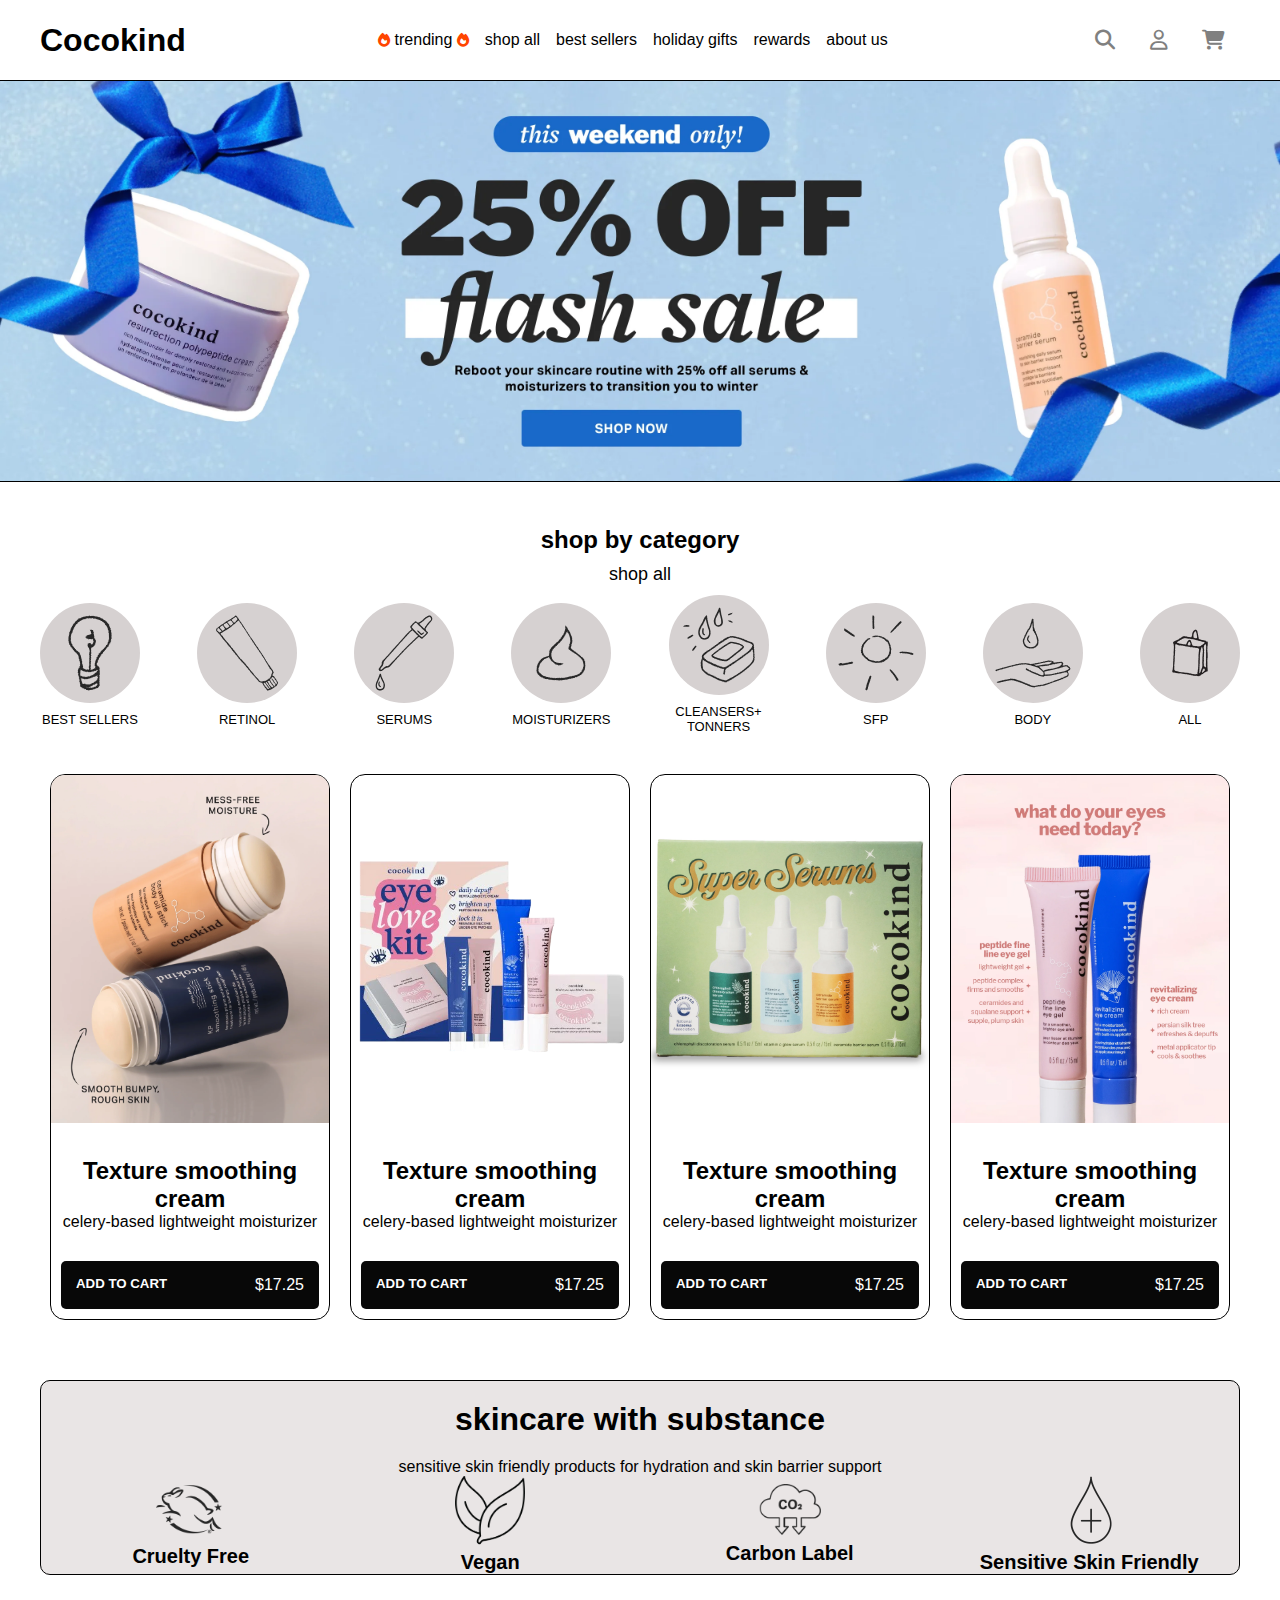
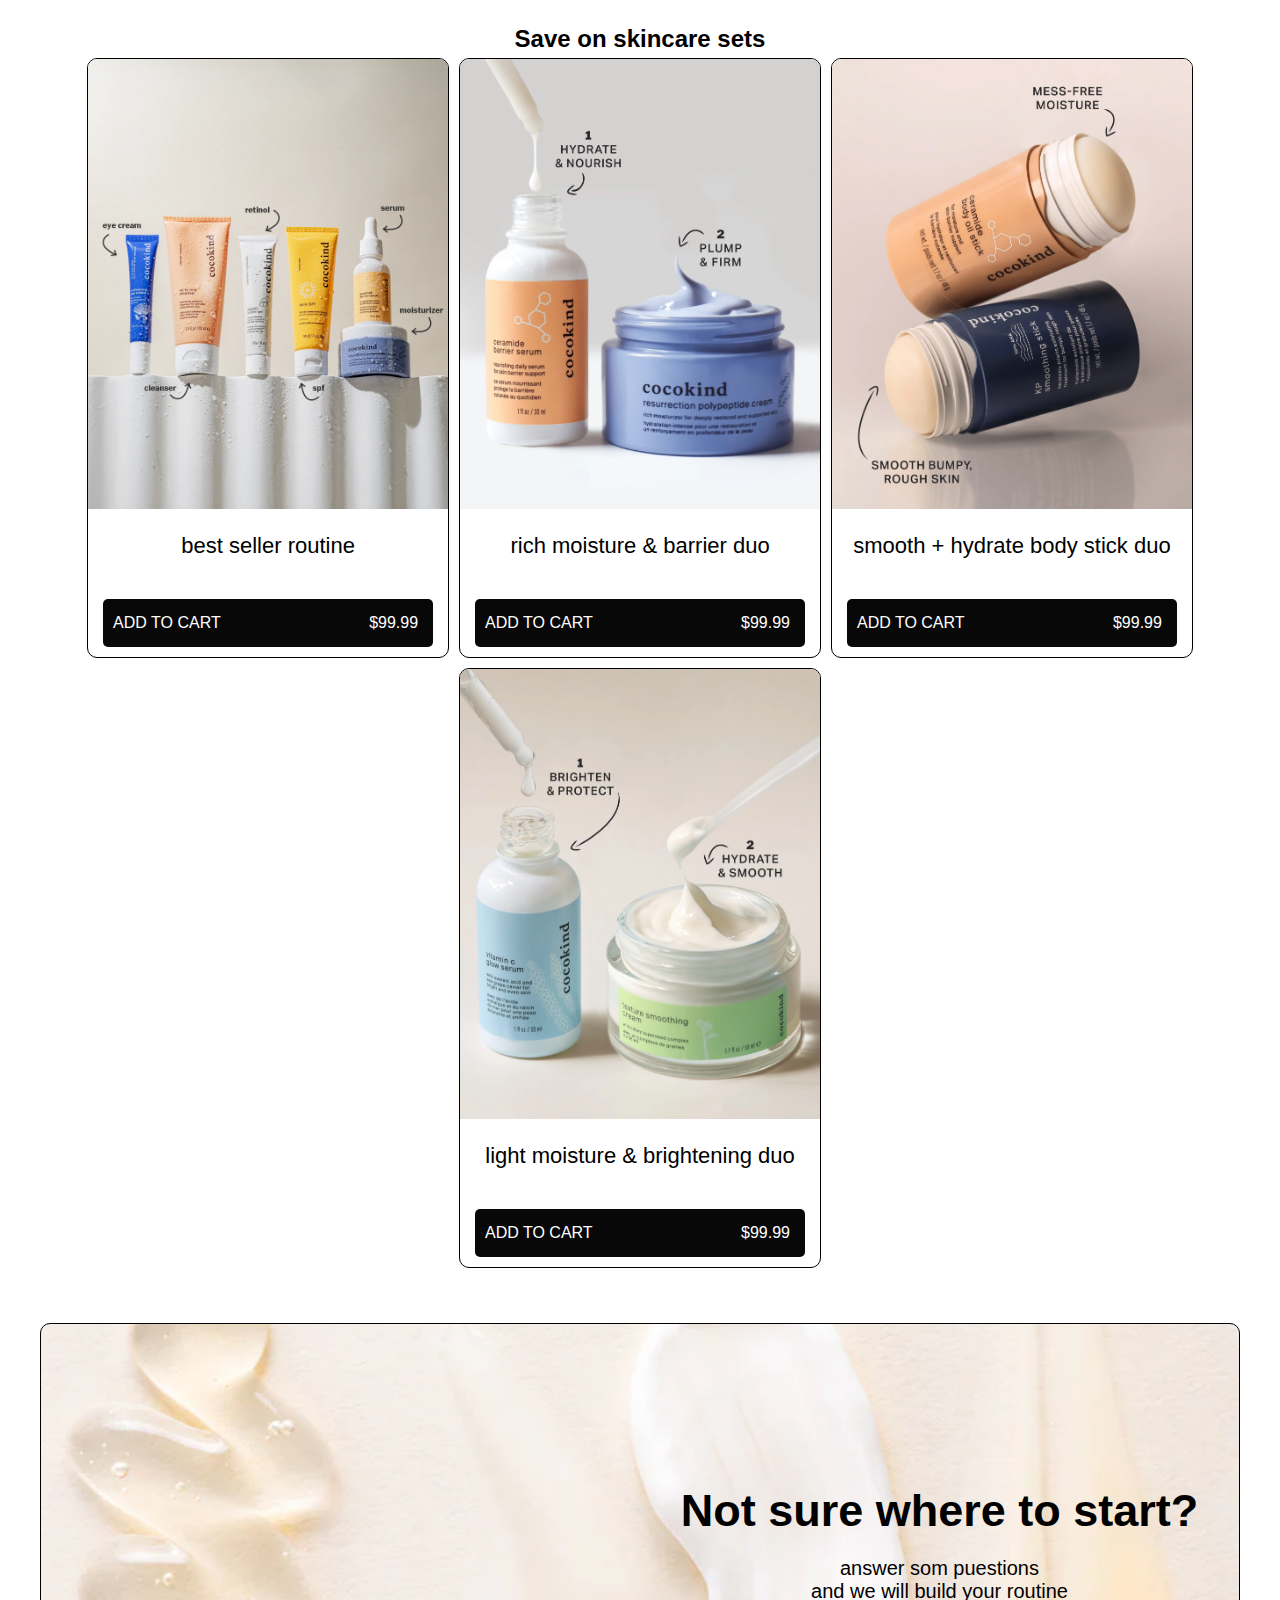
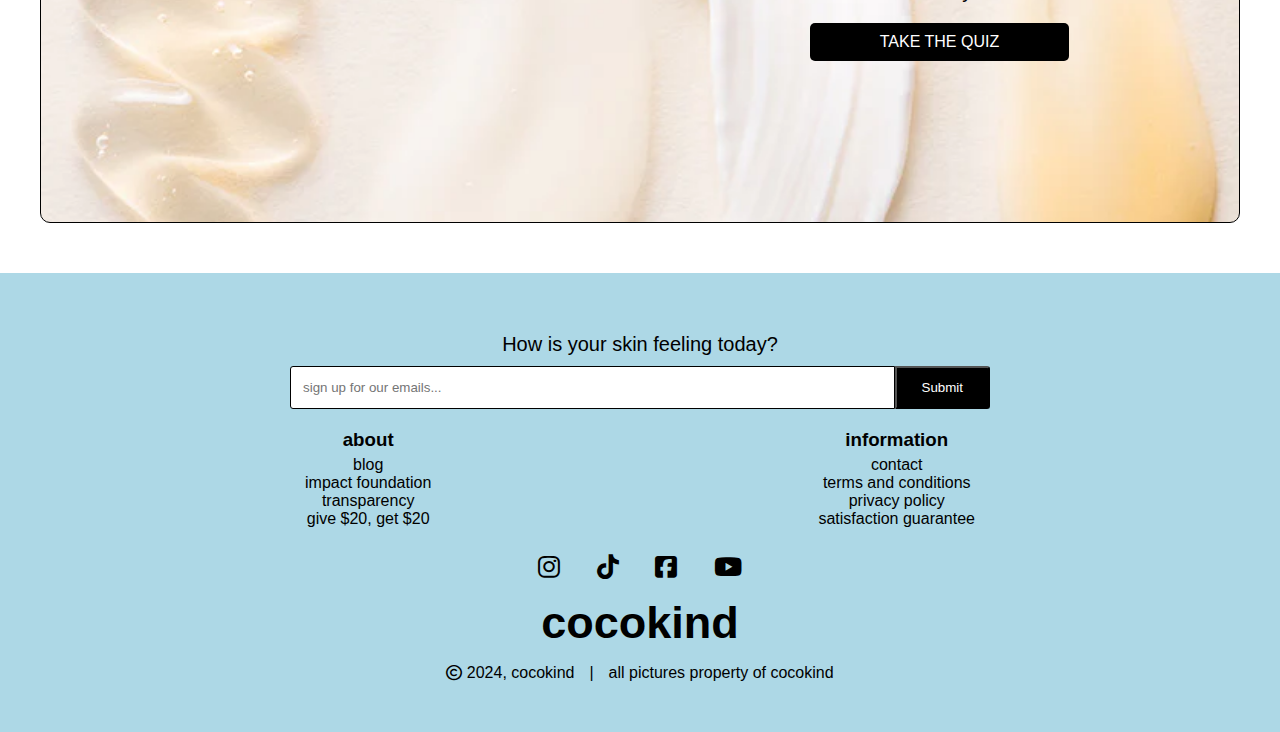
<file: Cocokind/index.html>
<!DOCTYPE html>
<html lang="en">
  <head>
    <meta charset="UTF-8" />
    <meta name="viewport" content="width=device-width, initial-scale=1.0" />
    <title>Document</title>
    <link rel="stylesheet" href="responsive.css" />
    <link rel="stylesheet" href="styles.css" />
    <link
      rel="stylesheet"
      href="https://cdnjs.cloudflare.com/ajax/libs/font-awesome/6.6.0/css/all.min.css"
    />
  </head>
  <body>
    <header>
      <div class="container">
        <div class="row header-line">
          <div class="brand col-xs-12 col-md-6"><h1>Cocokind</h1></div>
          <div class="menu-list col-xs-12 col-md-6">
            <ul>
              <li>
                <i class="fa-solid fa-fire"></i> trending
                <i class="fa-solid fa-fire"></i>
              </li>
              <li>shop all</li>
              <li>best sellers</li>
              <li>holiday gifts</li>
              <li>rewards</li>
              <li>about us</li>
            </ul>
          </div>
          <div class="header-icons col-xs-12 col-md-6">
            <a href=""><i class="fa-solid fa-magnifying-glass"></i></a>
            <a href=""><i class="fa-regular fa-user"></i></a>
            <a href=""><i class="fa-solid fa-cart-shopping"></i></a>
          </div>
        </div>
      </div>
    </header>
    <section class="hero">
      <img
        class="img-fluid"
        src="images/Frame_36_d3099897-e904-4b20-bf8d-0b8b20bdfba0.webp"
      />
    </section>
    <section class="shopping">
      <div class="container">
        <h2>shop by category</h2>
        <a class="shop-all" href="#">shop all</a>
        <div class="row svg-icons">
          <div class="bulb col-xs-6 col-sm-4 col-md-3 col-lg-1">
            <img class="img-fluid" src="images/bc8f5759893e--dullness.svg" />
            <a href="#">BEST SELLERS</a>
          </div>
          <div class="bulb col-xs-6 col-sm-4 col-md-3 col-lg-1">
            <img
              class="img-fluid"
              src="images/14d771d68d08--spot-treatment.svg"
            />
            <a href="#">RETINOL</a>
          </div>
          <div class="bulb col-xs-6 col-sm-4 col-md-3 col-lg-1">
            <img class="img-fluid" src="images/ff1078ca3eca--serum.svg" />
            <a href="#">SERUMS</a>
          </div>
          <div class="bulb col-xs-6 col-sm-4 col-md-3 col-lg-1">
            <img
              class="img-fluid"
              src="images/223c986af704--moisturizers-spf-1.svg"
            />
            <a href="#">MOISTURIZERS</a>
          </div>
          <div class="bulb col-xs-6 col-sm-4 col-md-3 col-lg-1">
            <img
              class="img-fluid"
              src="images/03b3a5ebe1c1--cleansers-tonners.svg"
            />
            <a href="#"
              >CLEANSERS+ <br />
              TONNERS</a
            >
          </div>
          <div class="bulb col-xs-6 col-sm-4 col-md-3 col-lg-1">
            <img class="img-fluid" src="images/4f8bbc0c59d5--brighten.svg" />
            <a href="#">SFP</a>
          </div>
          <div class="bulb col-xs-6 col-sm-4 col-md-3 col-lg-1">
            <img class="img-fluid" src="images/b7fa6338d973--body.svg" alt="" />
            <a href="#">BODY</a>
          </div>
          <div class="bulb col-xs-6 col-sm-4 col-md-3 col-lg-1">
            <img
              class="img-fluid"
              src="images/c572d1629929--shopping-bag.svg"
            />
            <a href="#">ALL</a>
          </div>
        </div>
      </div>
    </section>
    <section class="products">
      <div class="container">
        <div class="row products">
          <div class="skin-products col-">
            <img
              class="img-fluid"
              src="images/smooth-hydrate-body-stick-duo-129079.webp"
            />
            <h2>Texture smoothing cream</h2>
            <p>celery-based lightweight moisturizer</p>
            <div class="price">
              <h5>ADD TO CART</h5>
              <span>$17.25</span>
            </div>
          </div>
          <div class="skin-products col-">
            <img class="img-fluid" src="images/pdp-1-removebg-preview.webp" />
            <h2>Texture smoothing cream</h2>
            <p>celery-based lightweight moisturizer</p>
            <div class="price">
              <h5>ADD TO CART</h5>
              <span>$17.25</span>
            </div>
          </div>
          <div class="skin-products col-">
            <img class="img-fluid" src="images/pdp-1_8.webp" />
            <h2>Texture smoothing cream</h2>
            <p>celery-based lightweight moisturizer</p>
            <div class="price">
              <h5>ADD TO CART</h5>
              <span>$17.25</span>
            </div>
          </div>
          <div class="skin-products col-">
            <img
              class="img-fluid"
              src="images/pdp-7_75aa1027-7bc3-4d59-a04e-edd55c05690e.webp"
            />
            <h2>Texture smoothing cream</h2>
            <p>celery-based lightweight moisturizer</p>
            <div class="price">
              <h5>ADD TO CART</h5>
              <span>$17.25</span>
            </div>
          </div>
        </div>
      </div>
    </section>
    <section class="substance">
      <div class="container sub-section">
        <h1>skincare with substance</h1>
        <p>
          sensitive skin friendly products for hydration and skin barrier
          support
        </p>
        <div class="row sub-content">
          <div class="sub-img col-xs-12 col-sm-6 col-md-3">
            <img class="img-fluid" src="images/iocn-2.webp" />
            <h5>Cruelty Free</h5>
          </div>
          <div class="sub-img col-xs-12 col-sm-6 col-md-3">
            <img class="img-fluid" src="images/VeganCropped.webp" />
            <h5>Vegan</h5>
          </div>
          <div class="sub-img col-xs-12 col-sm-6 col-md-3">
            <img class="img-fluid" src="images/iocn-3.webp" />
            <h5>Carbon Label</h5>
          </div>
          <div class="sub-img col-xs-12 col-sm-6 col-md-3">
            <img class="" src="images/iocn-4.webp" />
            <h5>Sensitive Skin Friendly</h5>
          </div>
        </div>
      </div>
    </section>
    <section class="texture">
      <h2>Save on skincare sets</h2>
      <div class="row smooth">
        <div class="smooth-content">
          <img
            class="img-fluid smooth-img"
            src="images/best-sellers-pdp_1.webp"
          />
          <p class="desc">best seller routine</p>
          <div class="smooth-footer">
            <p>ADD TO CART</p>
            <span>$99.99</span>
          </div>
        </div>
        <div class="smooth-content">
          <img
            class="img-fluid smooth-img"
            src="images/rich-moisture-barrier-duo-294120.webp"
          />
          <p class="desc">rich moisture & barrier duo</p>
          <div class="smooth-footer">
            <p>ADD TO CART</p>
            <span>$99.99</span>
          </div>
        </div>
        <div class="smooth-content">
          <img
            class="img-fluid smooth-img"
            src="images/smooth-hydrate-body-stick-duo-129079.webp"
          />
          <p class="desc">smooth + hydrate body stick duo</p>
          <div class="smooth-footer">
            <p>ADD TO CART</p>
            <span>$99.99</span>
          </div>
        </div>
        <div class="smooth-content">
          <img
            class="img-fluid smooth-img"
            src="images/light-moisture-brightening-duo-587625.webp"
          />
          <p class="desc">light moisture & brightening duo</p>
          <div class="smooth-footer">
            <p>ADD TO CART</p>
            <span>$99.99</span>
          </div>
        </div>
      </div>
    </section>
    <section class="quiz">
      <div class="container quiz-bg">
        <div class="quiz-content">
          <h1>Not sure where to start?</h1>
          <p>
            answer som puestions <br />
            and we will build your routine
          </p>
          <button>TAKE THE QUIZ</button>
        </div>
      </div>
    </section>
    <footer>
      <div class="container footer-content">
        <div class="footer-input">
          <p>How is your skin feeling today?</p>
          <form action="">
            <div class="input">
              <input
                type="email"
                class="mail"
                placeholder="sign up for our emails..."
              />
              <input type="submit" class="sub" placeholder="Submit" />
            </div>
          </form>
        </div>
        <div class="row footer-desc">
          <div class="about">
            <h3>about</h3>
            <ul>
              <li>blog</li>
              <li>impact foundation</li>
              <li>transparency</li>
              <li>give $20, get $20</li>
            </ul>
          </div>
          <div class="info">
            <h3>information</h3>
            <ul>
              <li>contact</li>
              <li>terms and conditions</li>
              <li>privacy policy</li>
              <li>satisfaction guarantee</li>
            </ul>
          </div>
        </div>
        <div class="socials">
          <span><i class="fa-brands fa-instagram"></i></span>
          <span><i class="fa-brands fa-tiktok"></i></span>
          <span><i class="fa-brands fa-square-facebook"></i></span>
          <span><i class="fa-brands fa-youtube"></i></span>
        </div>
        <div class="sub-footer">
          <h1>cocokind</h1>
          <span
            ><i class="fa-regular fa-copyright"></i> 2024,
            cocokind<span>|</span>all pictures property of cocokind</span
          >
        </div>
      </div>
    </footer>
  </body>
</html>
</file>
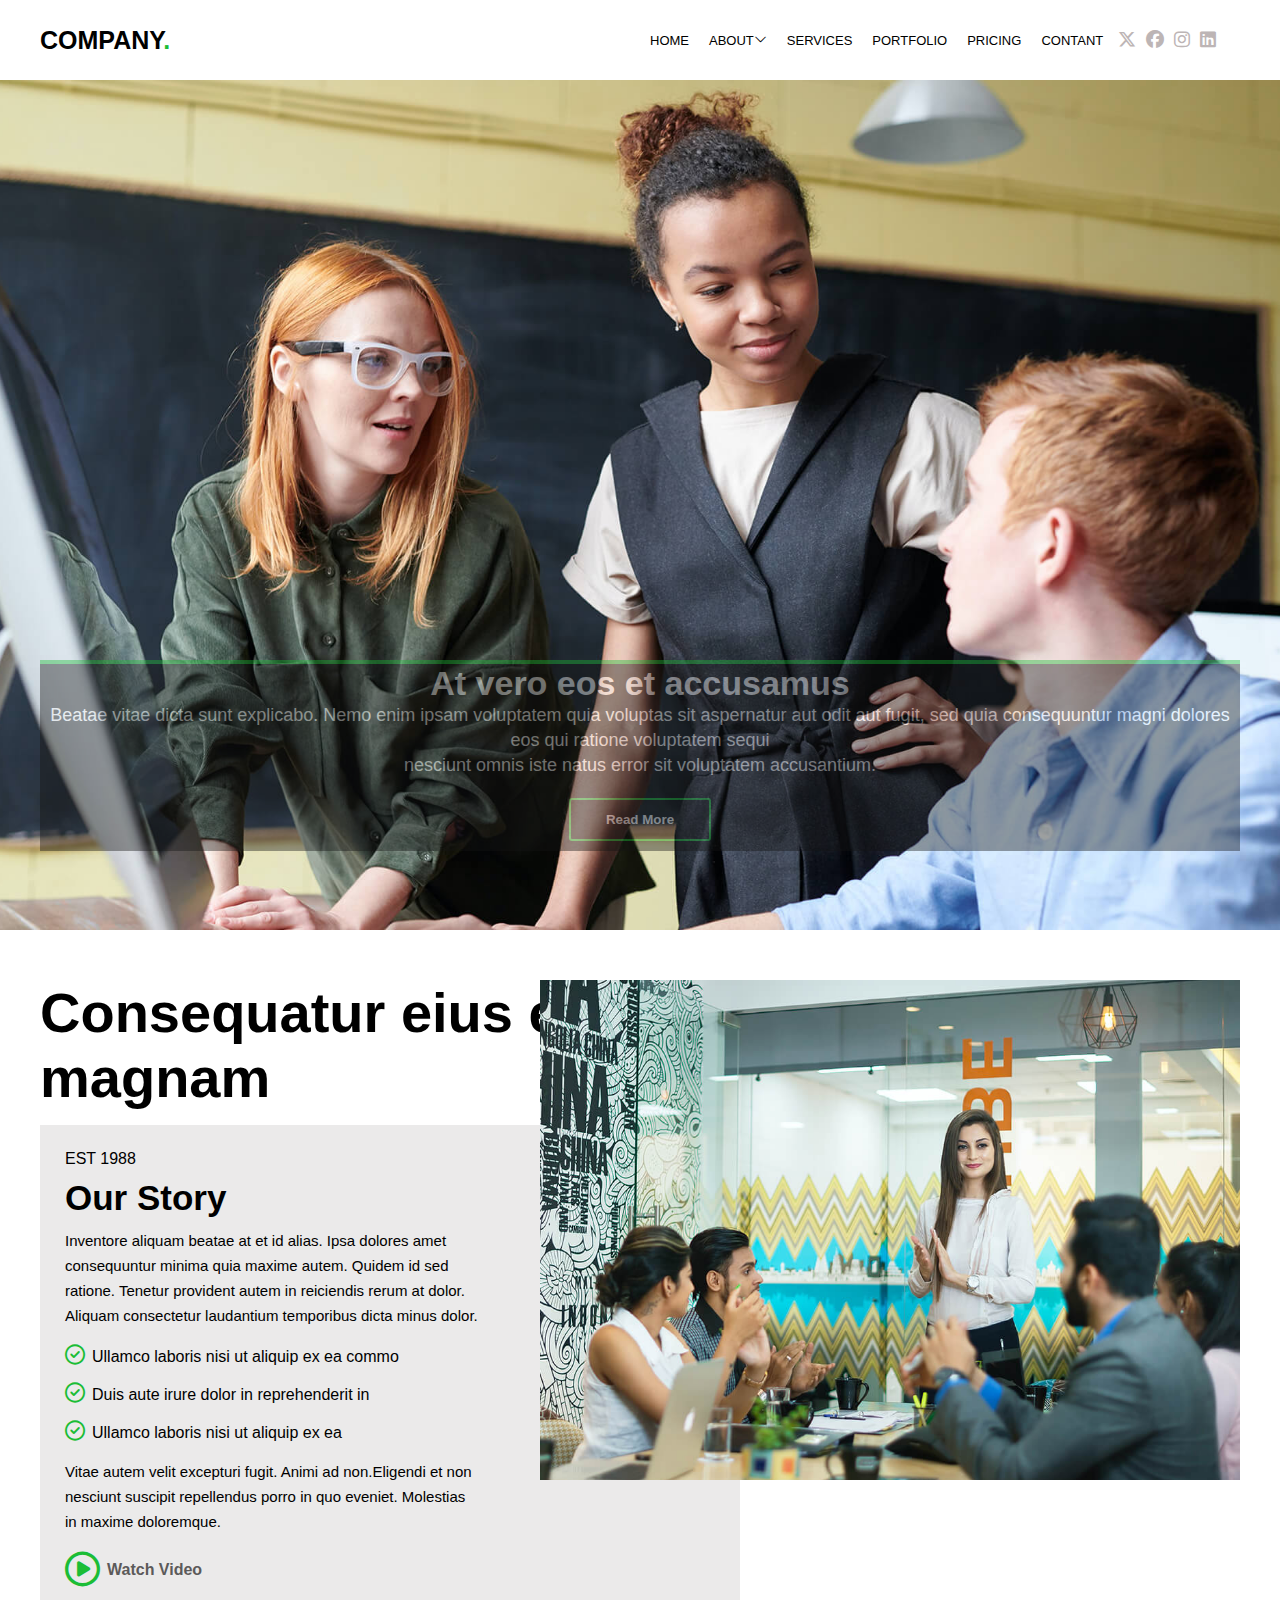
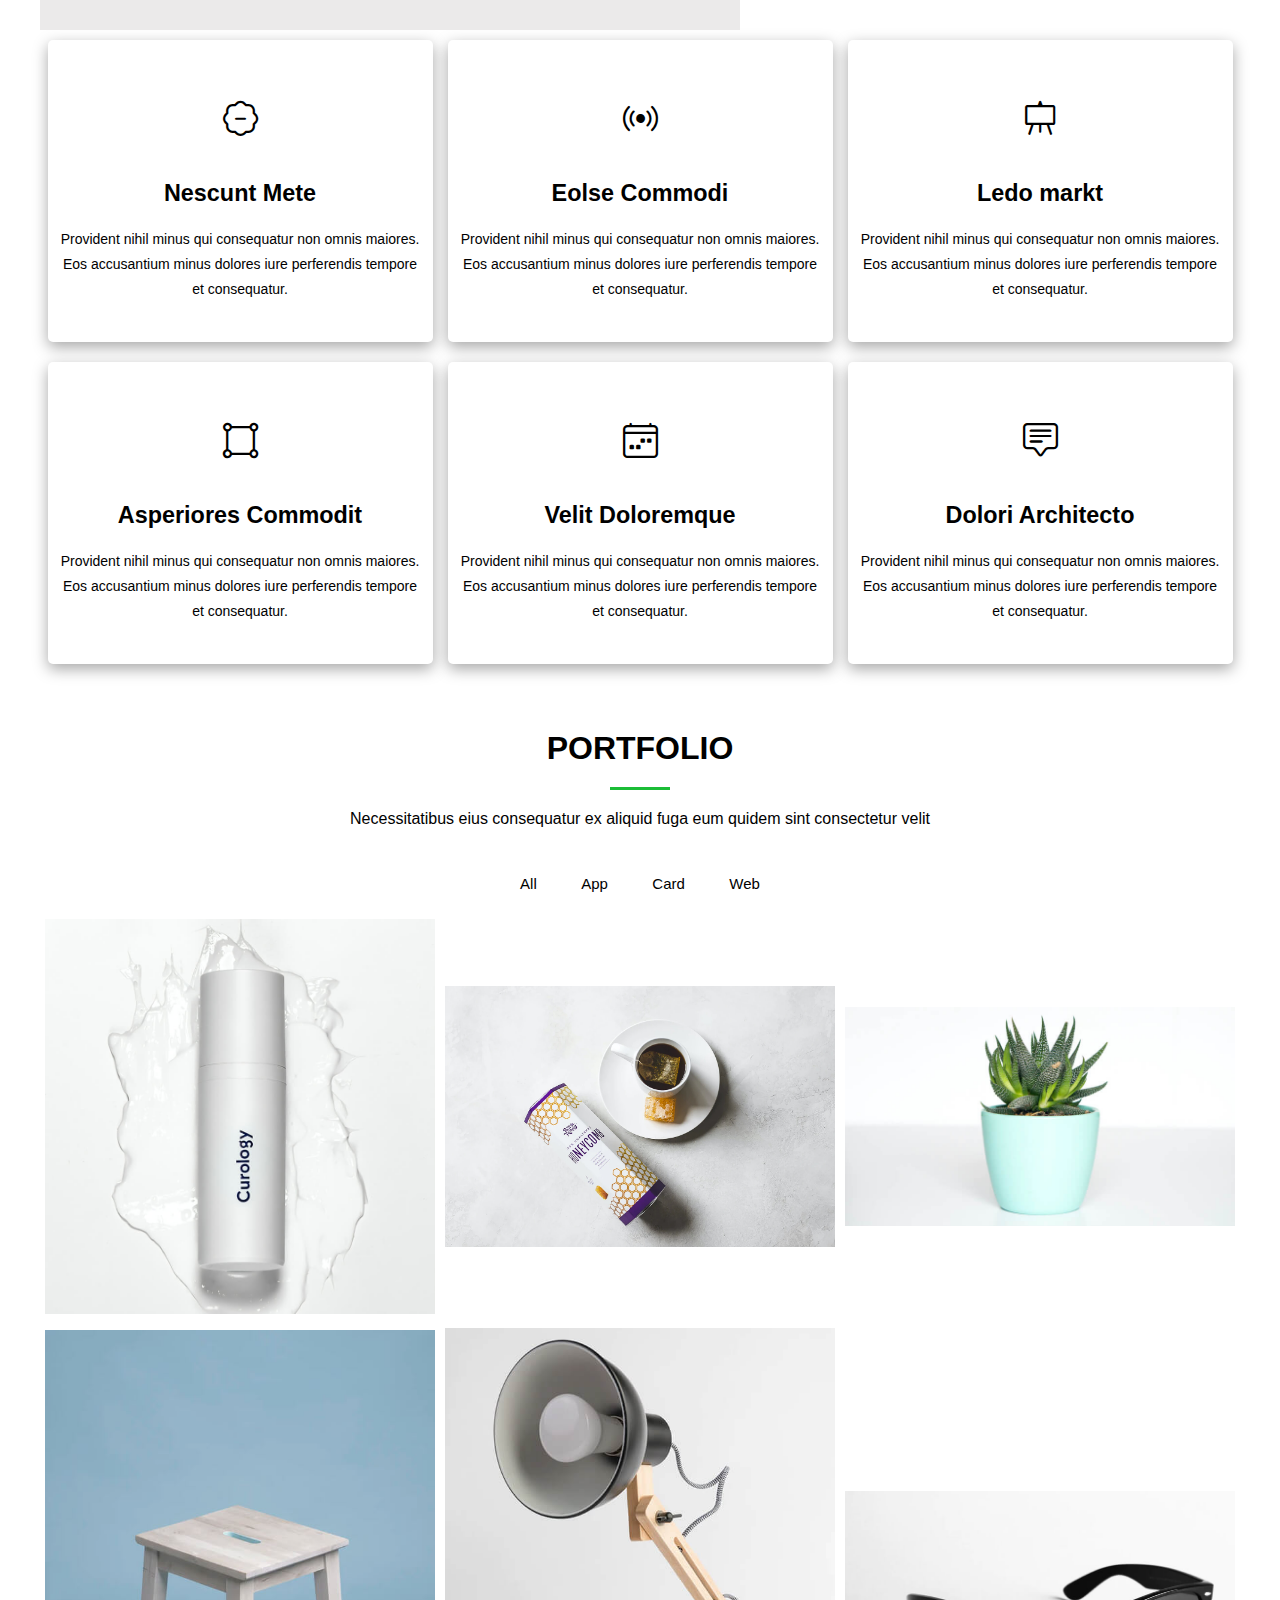
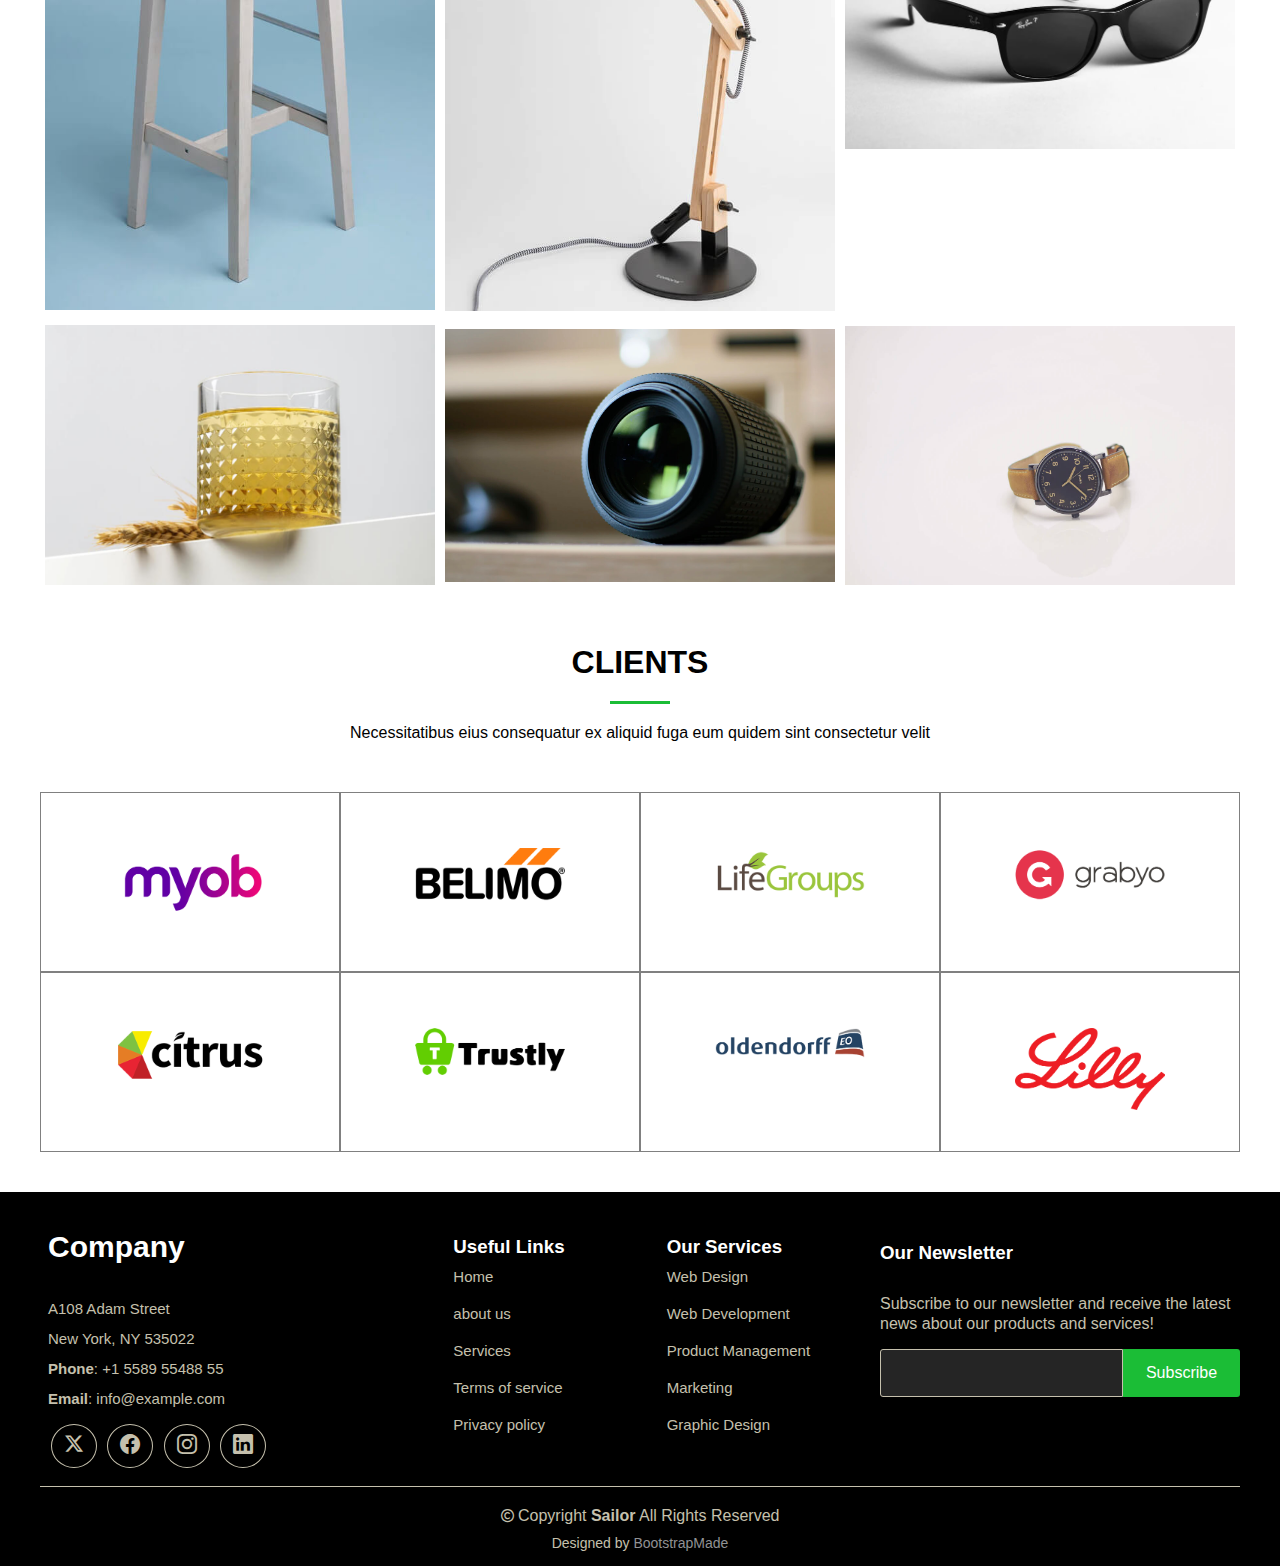
<file: Company/index.html>
<!DOCTYPE html>
<html lang="en">
<head>
    <meta charset="UTF-8">
    <meta name="viewport" content="width=device-width, initial-scale=1.0">
    <link rel="stylesheet" href="responsive.css">
    <link rel="stylesheet" href="styles.css">
    <link rel="stylesheet" href="https://cdn.jsdelivr.net/npm/bootstrap-icons@1.3.0/font/bootstrap-icons.css">
    <link rel="stylesheet" href="https://cdnjs.cloudflare.com/ajax/libs/font-awesome/6.6.0/css/all.min.css">
    <title>Document</title>
</head>
    <body>
        <header>
            <div class="container">
                <div class="row">
                    <div class="left-head col-xs-12 col-md-6"><a href="#">COMPANY<span>.</span></a></div>
                    <div class="right-head col-xs-12 col-md-6">
                        <ul class="navbar">
                            <li>HOME</li>
                            <li class="drop-down">ABOUT<i id="arrow" class="bi bi-chevron-down"></i>
                                <div class="drop-down-content">
                                    <a href="#">Team</a>
                                    <a href="#">Testimonials</a>
                                    <a href="#">Deep Dropdown</a>
                                </div> 
                            </li>
                            <li>SERVICES</li>
                            <li>PORTFOLIO</li>
                            <li>PRICING</li>
                            <li>CONTANT</li>
                        </ul>
                        <div class="social">
                            <ul class="social-app">
                                <li><i class="fa-brands fa-x-twitter"></i></li>
                                <li><i class="fa-brands fa-facebook"></i></li>
                                <li><i class="fa-brands fa-instagram"></i></li>
                                <li><i class="fa-brands fa-linkedin"></i></li>
                            </ul>
                        </div>
                    </div>
                </div>
            </div>
        </header>
        <section class="hero">
            <div class="container hero-title">
                <div class="hero-content col-xs-12 col-md-12">
                    <h2>At vero eos et accusamus</h2>
                    <p>Beatae vitae dicta sunt explicabo. Nemo enim ipsam voluptatem quia voluptas 
                     sit aspernatur aut odit aut fugit,
                     sed quia consequuntur magni dolores eos qui ratione voluptatem sequi</p>
                    <p>nesciunt omnis iste natus error sit voluptatem accusantium.</p>
                    <button>Read More</button>
                </div>
            </div>
        </section> 
        <section class="history">
            <div class="container">
                <div class="row second">
                    <div class="right-story col-xs-12 col-lg-7"></div>
                    <div class="left-story col-xs-12 col-lg-7">
                        <div class="story-title">
                            <h1>Consequatur eius et <br> magnam</h1>
                        </div>
                        <div class="story-desc">
                            <h4>EST 1988</h4>
                            <h1>Our Story</h1>
                                <p>Inventore aliquam beatae at et id alias. Ipsa dolores amet <br>
                                    consequuntur minima quia maxime autem. Quidem id sed <br>
                                    ratione. Tenetur provident autem in reiciendis rerum at dolor. <br>
                                    Aliquam consectetur laudantium temporibus dicta minus dolor.</p>
                                    <span><i class="fa-regular fa-circle-check"></i>Ullamco laboris nisi ut aliquip ex ea commo</span>
                                    <span><i class="fa-regular fa-circle-check"></i>Duis aute irure dolor in reprehenderit in</span>
                                    <span><i class="fa-regular fa-circle-check"></i>Ullamco laboris nisi ut aliquip ex ea</span>
                                    <p>Vitae autem velit excepturi fugit. Animi ad non.Eligendi et non <br>
                                    nesciunt suscipit repellendus porro in quo eveniet. Molestias <br>
                                        in maxime doloremque.
                                </p>
                            <div class="play_btn">
                                        <i id="circle" class="fa-regular fa-circle-play"></i>
                                        <a class="Watch" href="#">Watch Video</a>
                            </div>
                            
                        </div>
                    </div>
                    
                </div>
            </div>
        </section>
        <section class="Service">
            <div class="container services">
                <div class="row service-content grow">
                    <div class=" col-sm-12 col-md-6 col-lg-4 item">
                        <span class="activity"><i class="bi bi-patch-minus"></i></span>
                        <a href="#"><h3>Nescunt Mete</h3></a>
                        <p>Provident nihil minus qui consequatur non omnis maiores.<br>
                        Eos accusantium minus dolores iure perferendis tempore <br>
                        et consequatur.</p>
                    </div>
                    <div class=" col-sm-12 col-md-6 col-lg-4 item">
                       <span class="broadcast"><i class="bi bi-broadcast"></i></span>
                        <a href="#"><h3>Eolse Commodi</h3></a>
                        <p>Provident nihil minus qui consequatur non omnis maiores.<br>
                        Eos accusantium minus dolores iure perferendis tempore <br>
                        et consequatur.</p>
                    </div>
                    <div class=" col-sm-12 col-md-6 col-lg-4 item">
                        <span class="easel"><i class="bi bi-easel"></i></span>
                        <a href="#"><h3>Ledo markt</h3></a>
                        <p>Provident nihil minus qui consequatur non omnis maiores.<br>
                        Eos accusantium minus dolores iure perferendis tempore <br>
                        et consequatur.</p>
                    </div>
                    
                    <div class="col-sm-12 col-md-6 col-lg-4 item">
                        <span class="bounding"><i class="bi bi-bounding-box-circles"></i></span>
                        <a href="#"><h3>Asperiores Commodit</h3></a>
                        <p>Provident nihil minus qui consequatur non omnis maiores.<br>
                        Eos accusantium minus dolores iure perferendis tempore <br>
                        et consequatur.</p>
                    </div>
                    <div class="col-sm-12 col-md-6 col-lg-4 item">
                        <span class="calendar"><i class="bi bi-calendar4-week icon"></i></span>
                        <a href="#"><h3>Velit Doloremque</h3></a>
                        <p>Provident nihil minus qui consequatur non omnis maiores.<br>
                        Eos accusantium minus dolores iure perferendis tempore <br>
                        et consequatur.</p>
                    </div>
                    <div class=" col-sm-12 col-md-6 col-lg-4  item">
                        <span class="square"><i class="bi bi-chat-square-text"></i></span>
                        <a href="#"><h3>Dolori Architecto</h3></a>
                        <p>Provident nihil minus qui consequatur non omnis maiores.<br>
                        Eos accusantium minus dolores iure perferendis tempore <br>
                        et consequatur.</p>
                    </div>
                </div>
            </div>
        </section>  
        <section class="Portfolio">
            <div class="container">
                <div class="row image-title">
                    <div class=" col-xs-12 col-sm-12 col-md-12 col-lg-12 title ">
                        <h1>PORTFOLIO</h1>
                        <span></span>
                        <p>Necessitatibus eius consequatur ex aliquid fuga eum quidem sint consectetur velit</p>
                    </div>
                    <div class="nav-bar col-xs-12 col-sm-12 col-md-12 col-lg-12 ">
                        <ul>
                            <li><a href="#">All</a></li>
                            <li><a href="#">App</a></li>
                            <li><a href="#">Card</a></li>
                            <li><a href="#">Web</a></li>
                        </ul>
                    </div>
                </div>
            </div>
        </section> 
        <section class="pictures">
            <div class="container">
                <div class="row images">
                    <div class=" pic1 col-xs-12 col-sm-12 col-md-6 col-lg-4 port-item">
                        <img class="img-fluid" src="image/masonry-portfolio-1.jpg" alt="#"></div>
                    <div class="pic2 col-xs-12 col-sm-12 col-md-6 col-lg-4 port-item"> 
                        <img class="img-fluid" src="image/masonry-portfolio-2.jpg" alt=""></div>
                    <div class="pic3 col-xs-12 col-sm-12 col-md-6 col-lg-4 port-item">
                        <img class="img-fluid" src="image/masonry-portfolio-3.jpg" alt="#"></div>
                    <div class="pic4 col-xs-12 col-sm-12 col-md-6 col-lg-4 port-item">
                        <img class="img-fluid" src="image/masonry-portfolio-4.jpg" alt=""></div>
                    <div class="pic5 col-xs-12 col-sm-12 col-md-6 col-lg-4 port-item">
                        <img class="img-fluid" src="image/masonry-portfolio-5.jpg" alt=""></div>
                    <div class="pic6 col-xs-12 col-sm-12 col-md-6 col-lg-4 port-item"> 
                        <img class="img-fluid" src="image/masonry-portfolio-6(1).jpg" alt=""></div>
                    <div class="pic9 col-xs-12 col-sm-12 col-md-6 col-lg-4 port-item">
                        <img class="img-fluid" src="image/masonry-portfolio-9(1).jpg" alt=""></div>
                    <div class="pic7 col-xs-12 col-sm-12 col-md-6 col-lg-4 port-item"> 
                        <img class="img-fluid" src="image/masonry-portfolio-7.jpg" alt=""></div>
                    <div class="pic8 col-xs-12 col-sm-12 col-md-6 col-lg-4 port-item">
                        <img class="img-fluid" src="image/masonry-portfolio-8.jpg" alt=""></div>
                </div>
            </div>
        </section> 
        <section class="brands">
            <div class="container">
                <div class="brand-title">
                        <h1>CLIENTS</h1>
                        <span></span>
                        <p>Necessitatibus eius consequatur ex aliquid fuga eum quidem sint consectetur velit</p>
                </div>
                <div class="row univers-row ">
                    <div class=" col-xs-12 col-sm-6 col-md-4 col-lg-3 ">
                        <img class="img-fluid" src="image/client-1.png" alt=""></div>
                    <div class=" col-xs-12 col-sm-6 col-md-4 col-lg-3 ">
                        <img class="img-fluid" src="image/client-2.png" alt=""></div>
                    <div class=" col-xs-12 col-sm-6 col-md-4 col-lg-3 ">
                        <img class="img-fluid" src="image/client-3.png" alt=""></div>
                    <div class="col-xs-12 col-sm-6 col-md-4 col-lg-3 ">
                        <img class="img-fluid" src="image/client-4.png" alt=""></div>
                    <div class=" col-xs-12 col-sm-6 col-md-4 col-lg-3 ">
                        <img class="img-fluid" src="image/client-5.png" alt=""></div>
                    <div class="col-xs-12 col-sm-6 col-md-4 col-lg-3 ">
                        <img class="img-fluid" src="image/client-6.png" alt=""></div>
                    <div class="last-img col-xs-12 col-sm-6 col-md-4 col-lg-3 ">
                        <img class="img-fluid olden" src="image/client-7.png" alt=""></div>
                    <div class="last-img col-xs-12 col-sm-6 col-md-4 col-lg-3 ">
                        <img class="img-fluid lilly" src="image/client-8.png" alt=""></div>
                    </div>
                </div>
            </div>
        </section>
        <footer>
            <div class="container">
                <div class="row footer-content">
                   <div class="contact_detail col-xs-12 col-lg-3">
                        <a class="brand_name" href="">Company</a> 
                        <div class="address">
                            <p>A108 Adam Street</p>
                            <p>New York, NY 535022</p>
                            <p><b>Phone</b>: +1 5589 55488 55</p>
                            <p><b>Email</b>: info@example.com</p>
                        </div>
                        <div class="footer_social">
                            <a href=""><i class="fa-brands fa-x-twitter"></i></a>
                            <a href=""><i class="bi bi-facebook"></i></a>
                            <a href=""><i class="bi bi-instagram"></i></a>
                            <a href=""><i class="bi bi-linkedin"></i></a>
                        </div>
                    </div>
                    <div class="footer-link col-xs-12 col-sm-6 col-md-4 col-lg-3">
                            <h3>Useful Links</h3>
                            <ul>
                                <li>Home</li>
                                <li>about us</li>
                                <li>Services</li>
                                <li>Terms of service</li>
                                <li>Privacy policy</li>
                            </ul>
                     </div>
                    <div class="footer-service  col-xs-12 col-sm-6 col-md-4 col-lg-3">
                            <h3>Our Services</h3>
                            <ul>
                                <li>Web Design</li>
                                <li>Web Development</li>
                                <li>Product Management</li>
                                <li>Marketing</li>
                                <li>Graphic Design</li>
                            </ul>
                     </div>
                    <div class="footer-letter  col-xs-12 col-sm-6 col-md-4 col-lg-3">
                        <h3>Our Newsletter</h3>
                        <p>Subscribe to our newsletter and receive the latest news about our
                        products and services!</p>
                        <form action="#">
                            <div class="inputs"><input class="email" type="email" id="email" name="email">
                                <input class="sub" type="submit" value="Subscribe">
                            </div>
                        </form>
                    </div>
                </div>
            </div>
        </footer>
        <nav>
            <div class="container sub-footer">
                <span><i class="fa-regular fa-copyright"></i> Copyright <b>Sailor</b> All Rights Reserved</span>
                <p>Designed by <a href="#">BootstrapMade</a></p>
            </div>
        </nav>        
    </body>
</html>
</file>
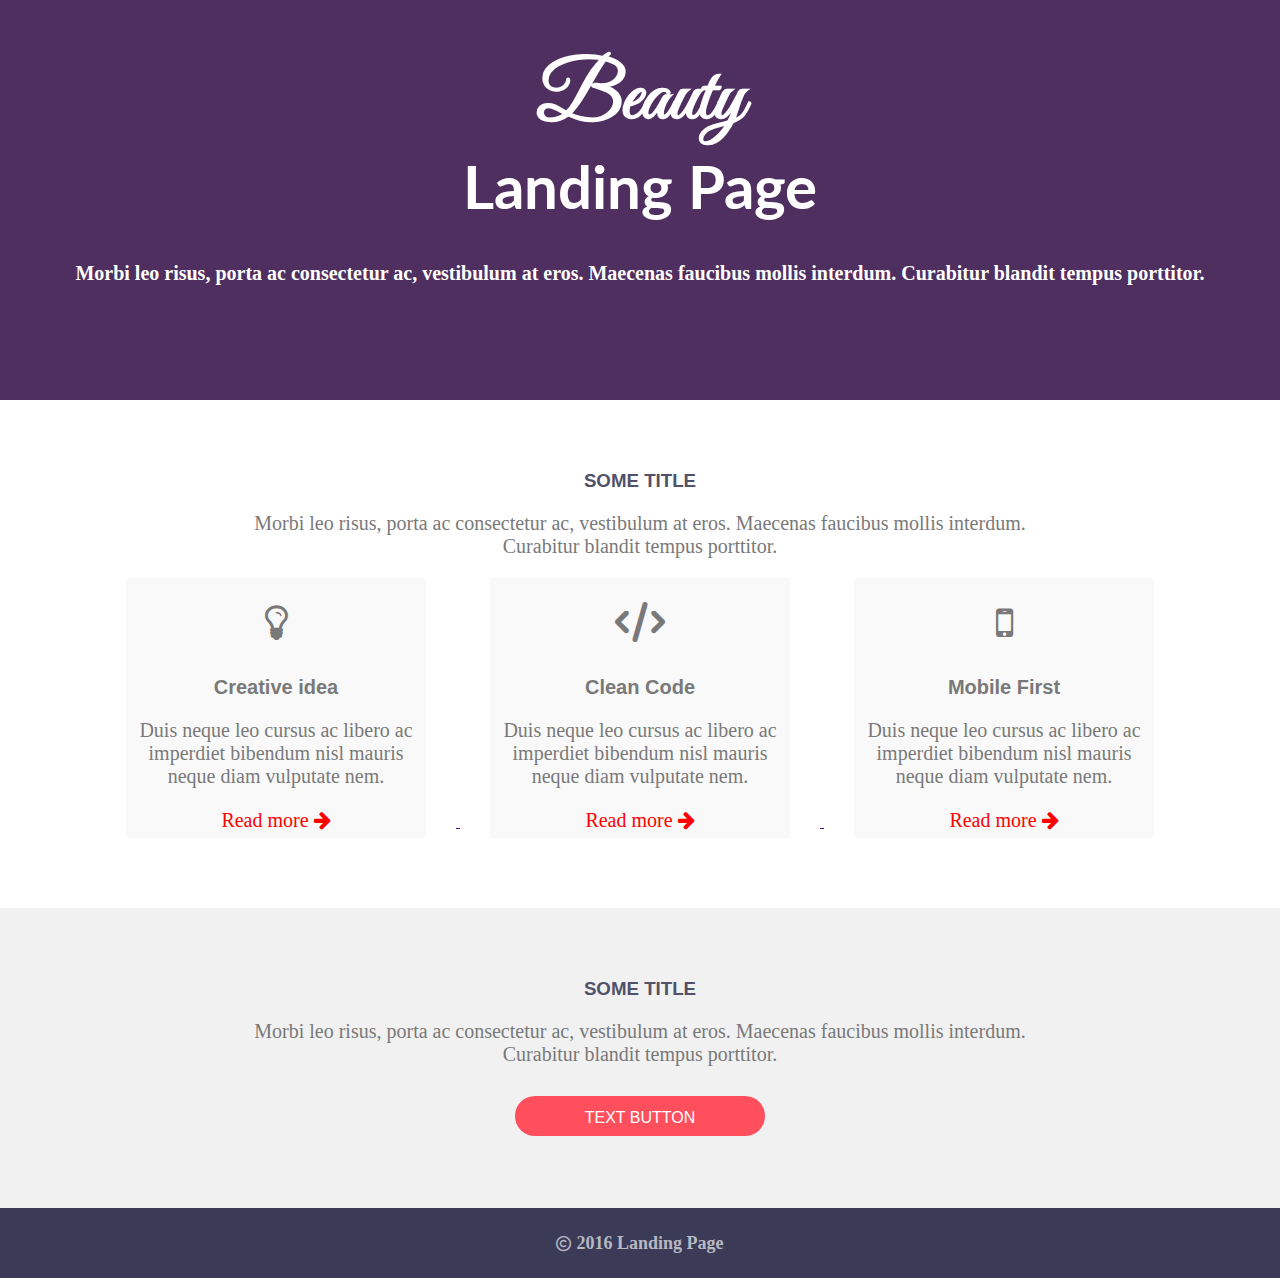
<file: Landing-page/index.html>
<!DOCTYPE html>
<html lang="en">
    <head>
        <meta charset="UTF-8">
        <meta name="viewport" content="width=device-width, initial-scale=1.0">
        <link rel="stylesheet" href="styles.css">
        <link rel="stylesheet" href="https://cdnjs.cloudflare.com/ajax/libs/font-awesome/6.6.0/css/all.min.css">
        <link rel="stylesheet" href="https://cdnjs.cloudflare.com/ajax/libs/font-awesome/4.7.0/css/font-awesome.min.css">
        <title>Landing page</title>
    </head>
    <body>
        <div class="header">
            <h2 class="beauty">Beauty</h2>
            <h2>Landing Page</h2>
            <p>Morbi leo risus, porta ac consectetur ac, vestibulum at eros. Maecenas faucibus mollis interdum. Curabitur blandit tempus porttitor.</p>
        </div>
        <div class="section2">
            <h3>SOME TITLE</h3>
            <p>Morbi leo risus, porta ac consectetur ac, vestibulum at eros. Maecenas faucibus mollis interdum. <br> Curabitur blandit tempus porttitor.</p>
                <ul>
                    <a href="">
                        <li class="idea">
                            <i class="fa fa-lightbulb-o"></i>
                                <h4>Creative idea</h4>
                                    <p>Duis neque leo cursus ac libero ac imperdiet bibendum nisl mauris neque diam vulputate nem.</p>
                                        <button>Read more 
                                            <i class="fa fa-arrow-right" aria-hidden="true"></i>
                                        </button>
                        </li>
                    </a>
                    <a href="">
                        <li class="code">
                            <i class="fas fa-code" ></i>
                                <h4>Clean Code</h4>
                                    <p>Duis neque leo cursus ac libero ac imperdiet bibendum nisl mauris neque diam vulputate nem.</p>
                                        <button>Read more 
                                            <i class="fa fa-arrow-right" aria-hidden="true"></i>
                                        </button>
                        </li>
                    </a>
                    <a href="">
                        <li class="mobile">
                            <i class="fa fa-mobile" ></i>
                                <h4>Mobile First</h4>
                                    <p>Duis neque leo cursus ac libero ac imperdiet bibendum nisl mauris neque diam vulputate nem.</p>
                                        <button>Read more 
                                            <i class="fa fa-arrow-right" aria-hidden="true"></i>
                                        </button>
                        </li>
                    </a>
                </ul>
        </div>
        <div class="section3">
            <h3>SOME TITLE</h3>
            <p>Morbi leo risus, porta ac consectetur ac, vestibulum at eros. Maecenas faucibus mollis interdum. <br> Curabitur blandit tempus porttitor.</p>
            <button class="textbutton">
                <a href="">TEXT BUTTON</a>
            </button>
        </div>
        <div class="footer">
            <p><i class="fa-regular fa-copyright"></i>2016 Landing Page</p>
        </div>
    </body>
</html>
</file>
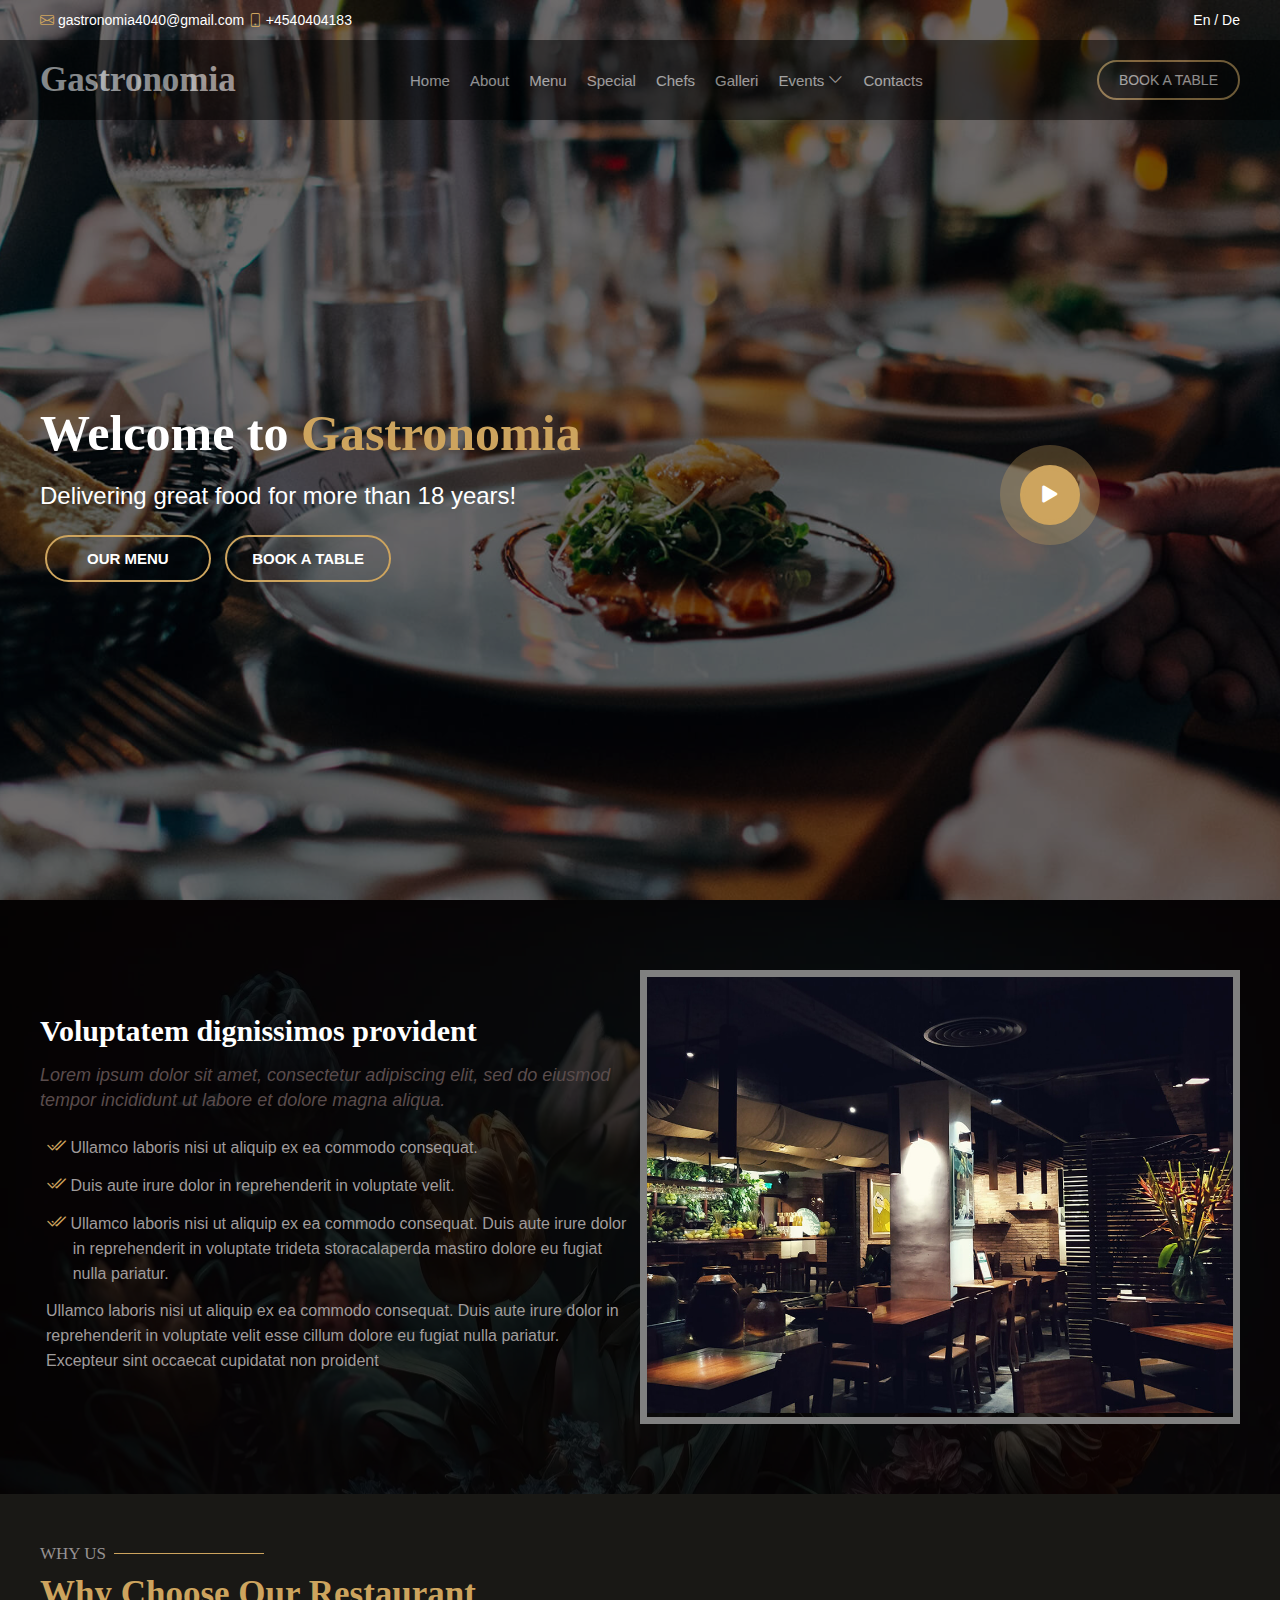
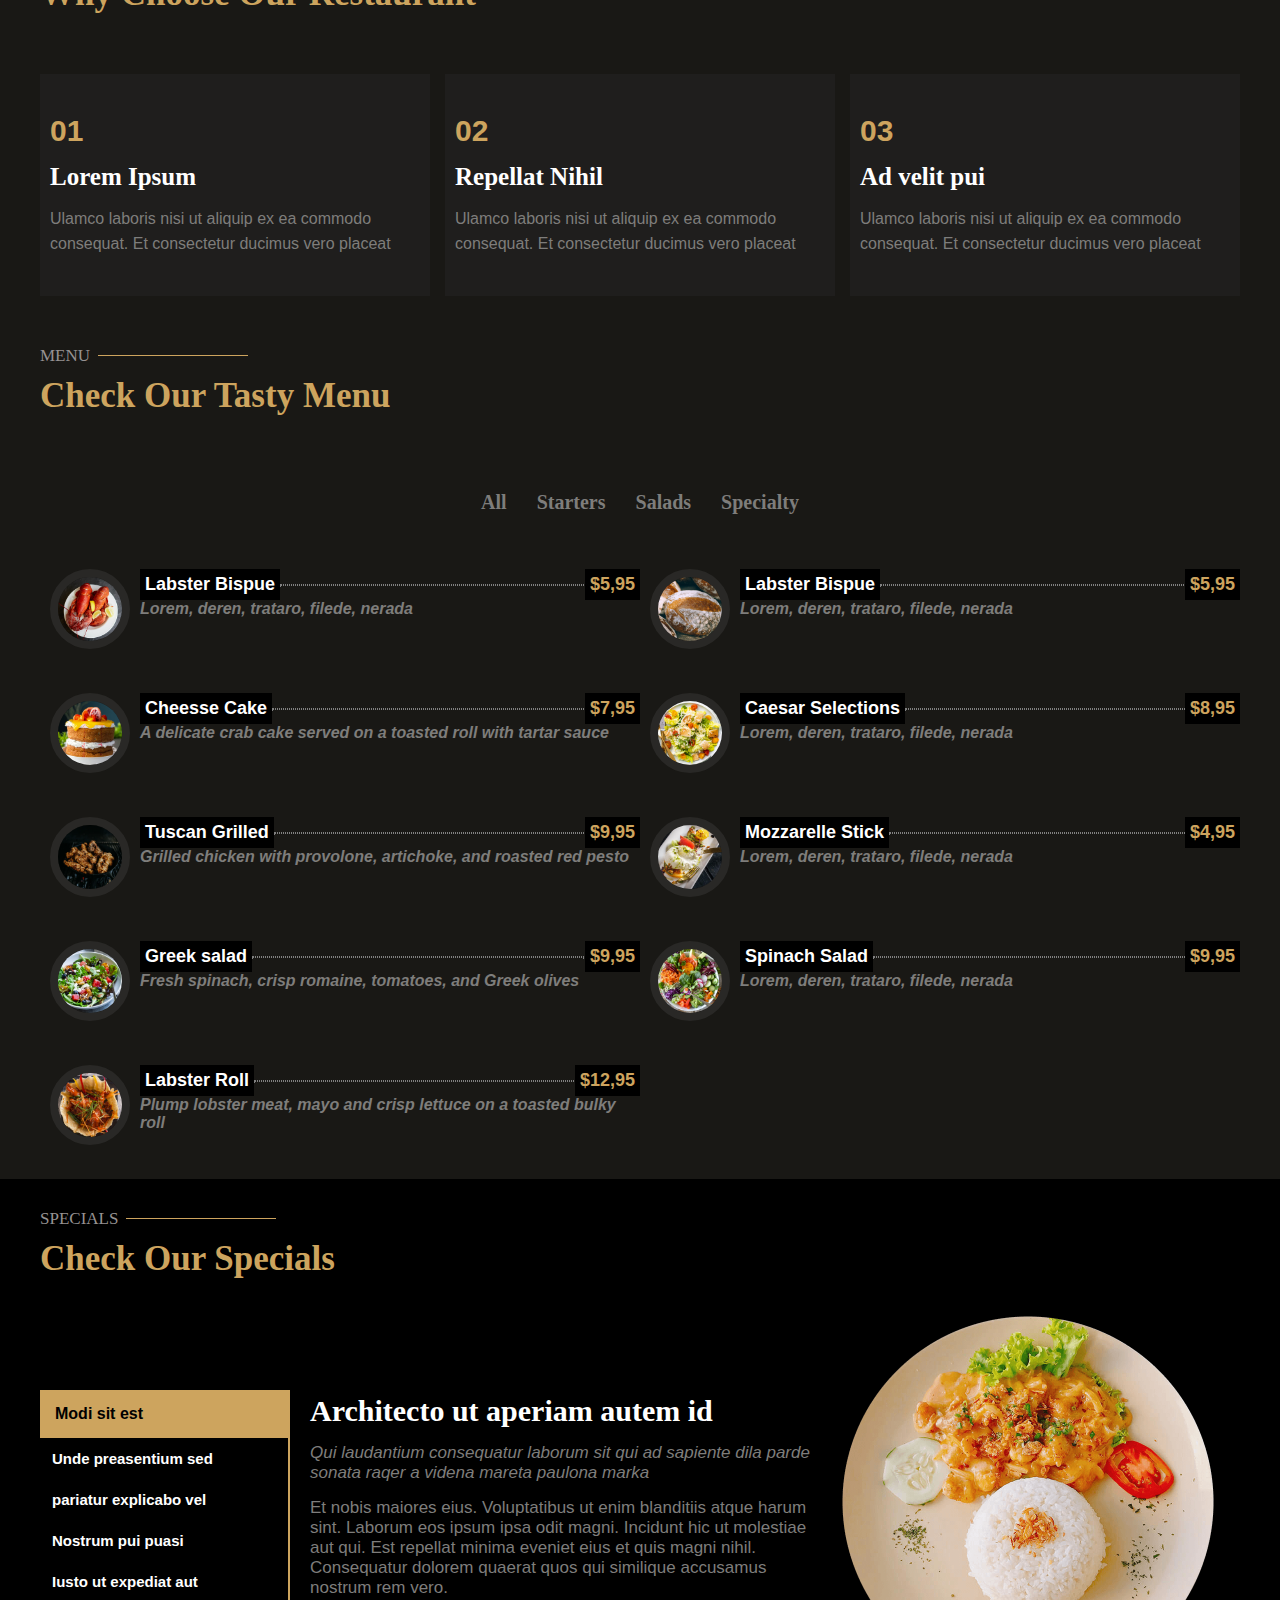
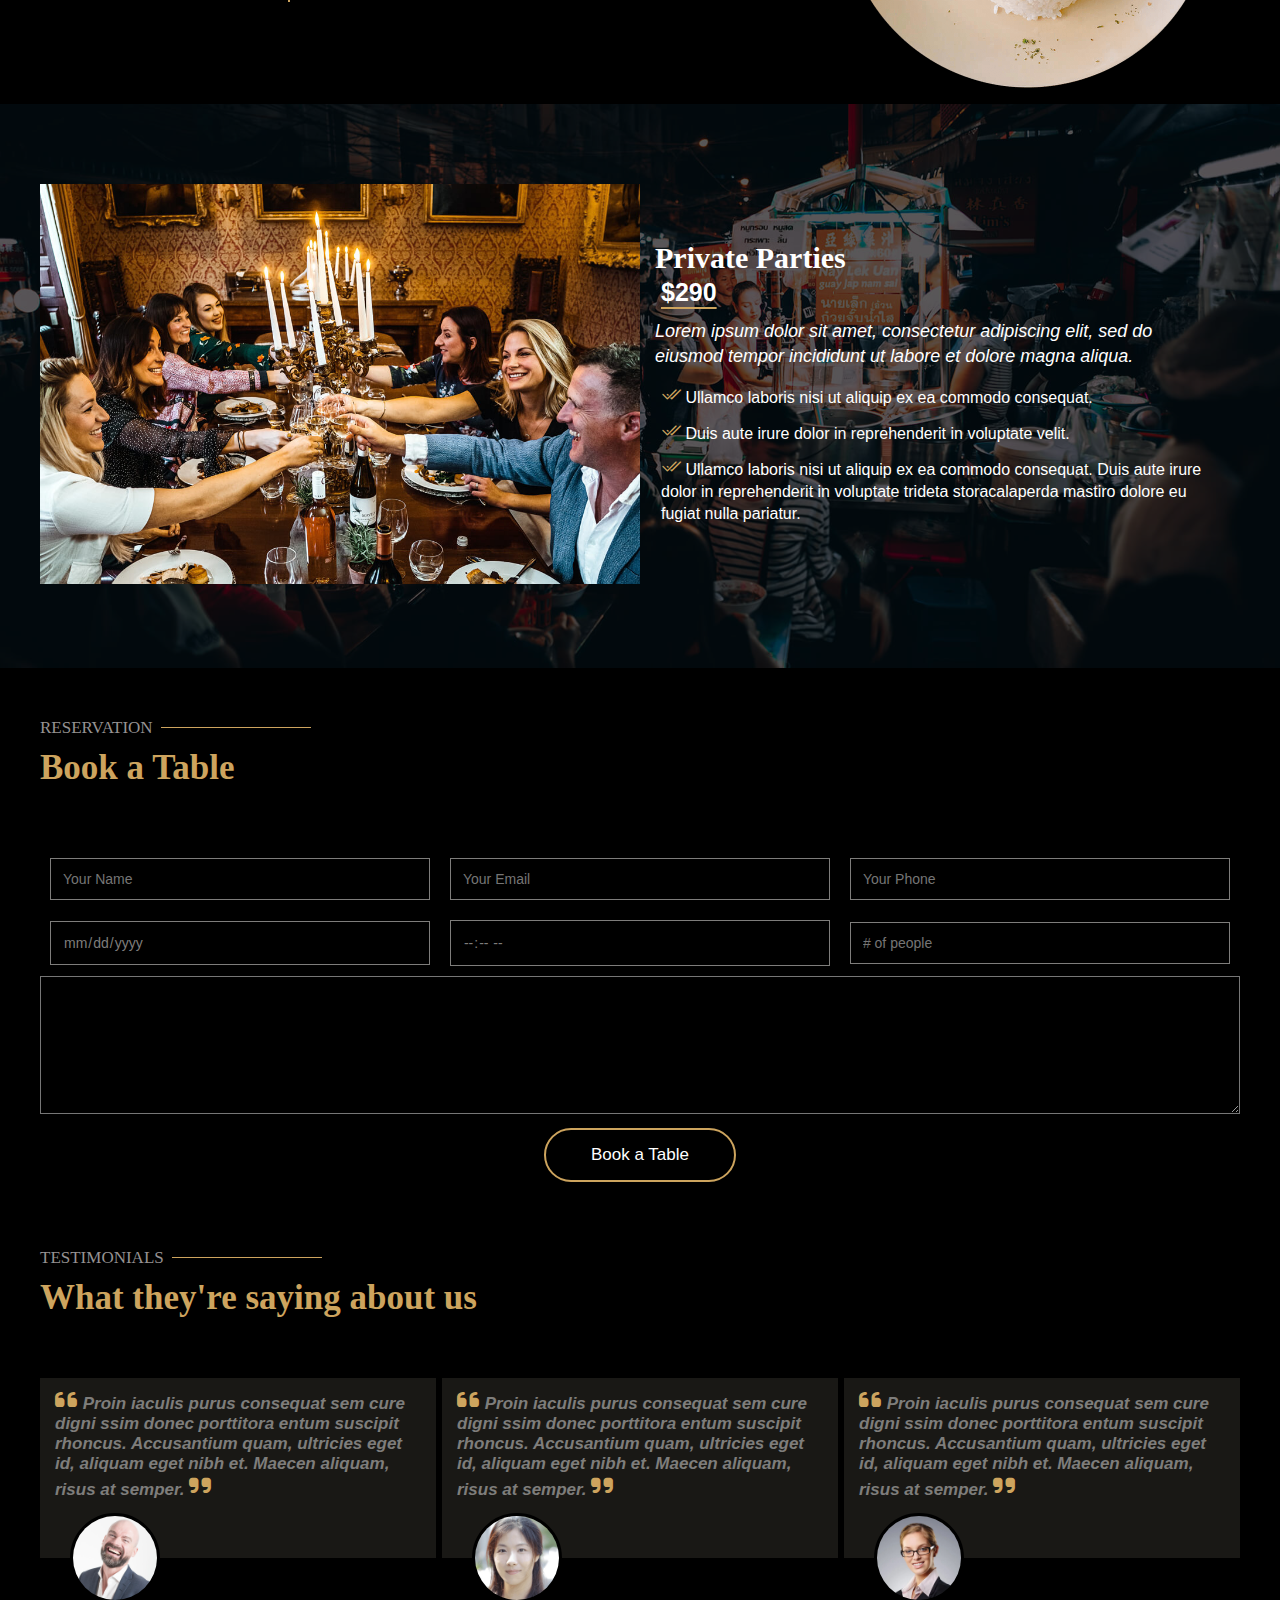
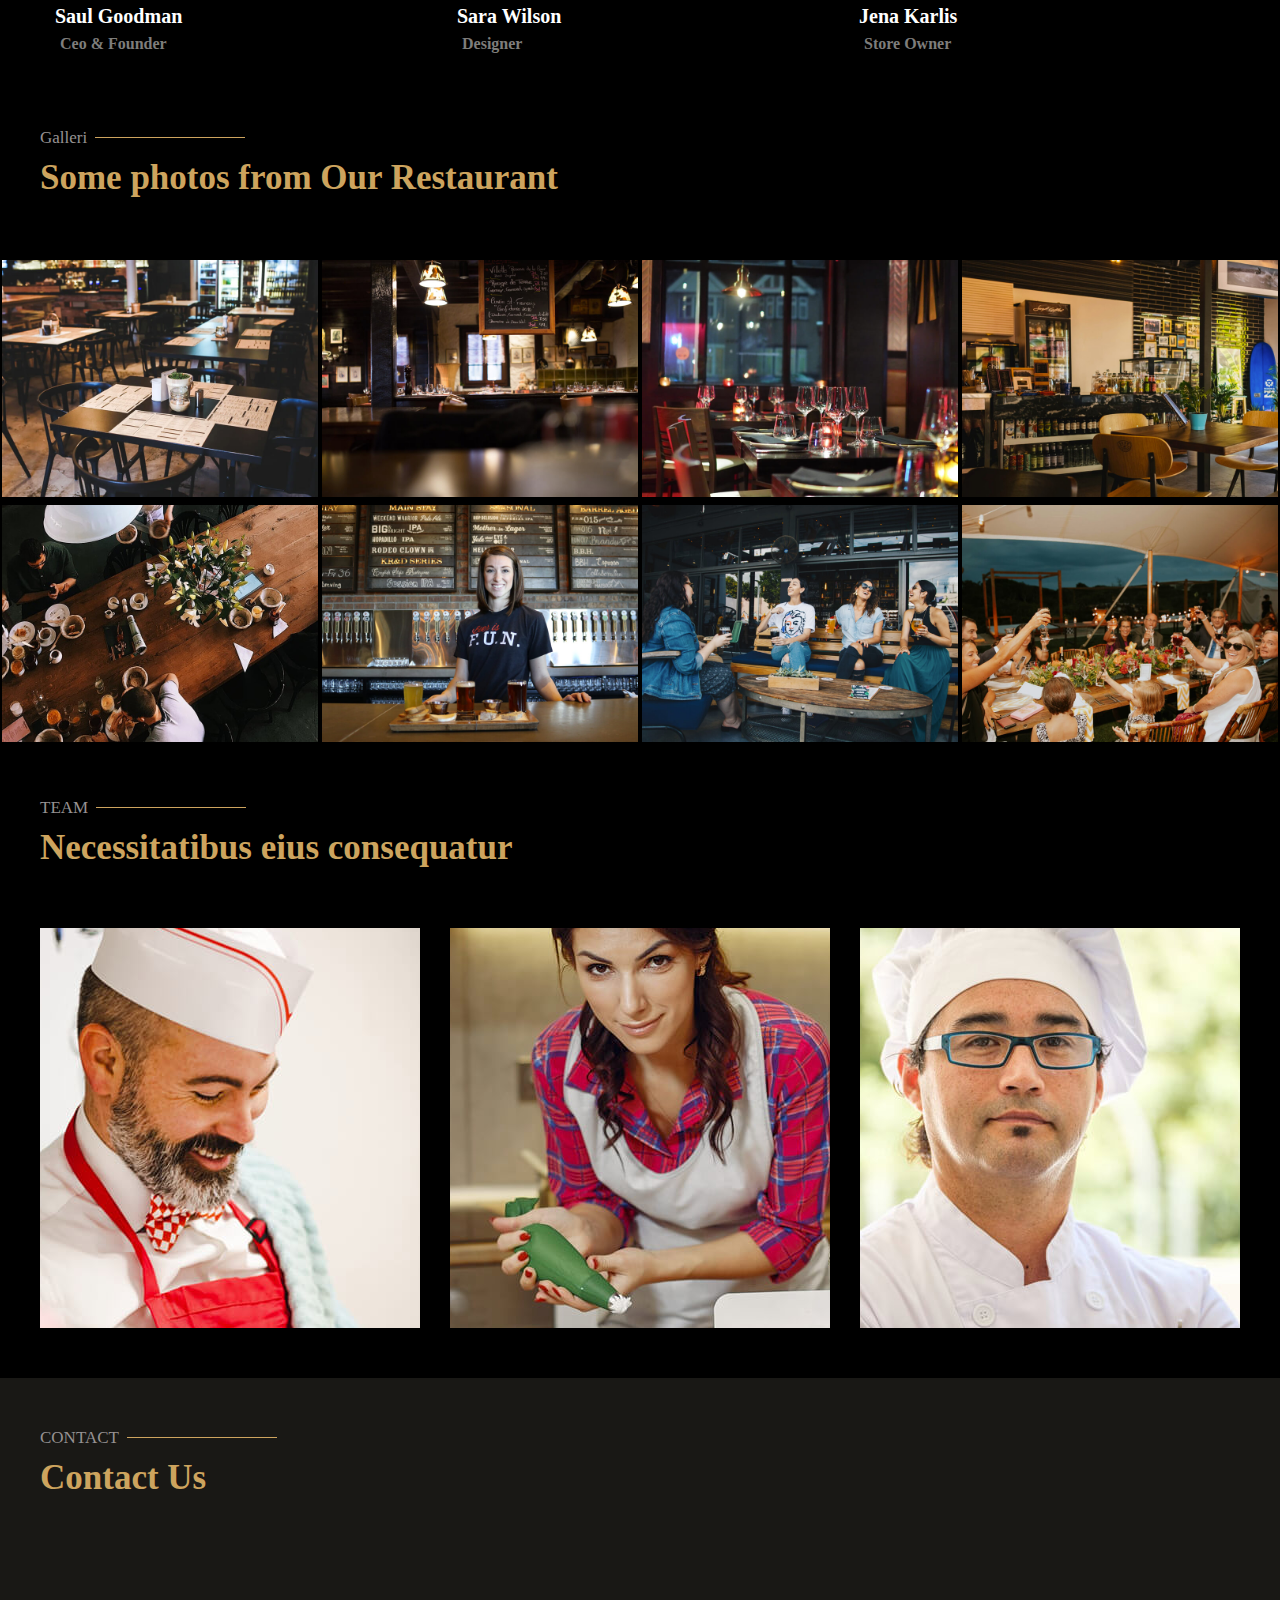
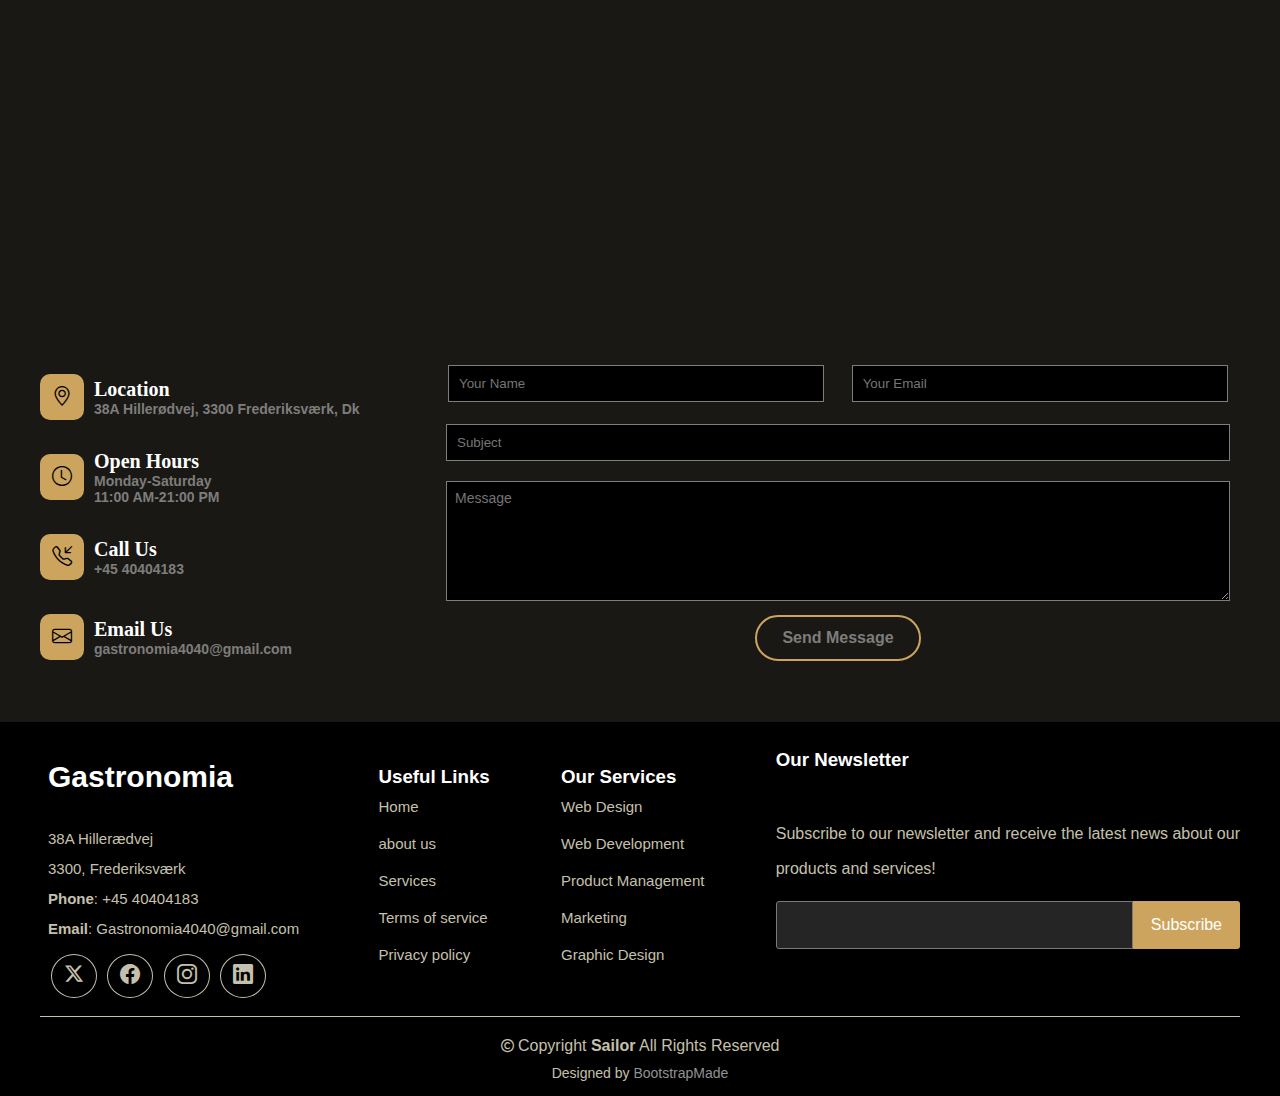
<file: RestaurantWebPage/index.html>
<!DOCTYPE html>
<html lang="en">
  <head>
    <meta charset="UTF-8" />
    <meta name="viewport" content="width=device-width, initial-scale=1.0" />
    <link rel="stylesheet" href="responsive.css" />
    <link rel="stylesheet" href="styles.css" />
    <link
      rel="stylesheet"
      href="https://cdn.jsdelivr.net/npm/bootstrap-icons@1.3.0/font/bootstrap-icons.css"
    />
    <link
      rel="stylesheet"
      href="https://cdnjs.cloudflare.com/ajax/libs/font-awesome/6.6.0/css/all.min.css"
    />
    <title>Restaurant</title>
  </head>
  <body>
    <main>
      <div class="container">
        <div class="row contact-way">
          <div class="header-email">
            <span class="post"
              ><i class="bi bi-envelope"></i> gastronomia4040@gmail.com</span
            >
            <span><i class="bi bi-phone"></i> +4540404183</span>
          </div>
          <div class="language">
            <p>
              <span class="english">En</span> / <span class="danish">De</span>
            </p>
          </div>
        </div>
      </div>
      <header>
        <div class="container">
          <div class="row header-line">
            <div class="restaurant-name">Gastronomia</div>
            <div class="menubar">
              <ul>
                <li>Home</li>
                <li>About</li>
                <li>Menu</li>
                <li>Special</li>
                <li>Chefs</li>
                <li>Galleri</li>
                <li class="drop">
                  Events <i class="bi bi-chevron-down"></i>
                  <div class="down">
                    <a href="">dropwon 1</a>
                    <a href="">dropwon 2</a>
                    <a href="">dropwon 3</a>
                    <a href="">dropwon 4</a>
                    <a href="">dropwon 5</a>
                    <a href="">dropwon 6</a>
                  </div>
                </li>
                <li>Contacts</li>
              </ul>
            </div>
            <div class="booking-btn">
              <button>BOOK A TABLE</button>
            </div>
          </div>
        </div>
      </header>
      <div class="container hero">
        <div class="row hero-content">
          <div class="left-hero-content colxs-12 col-lg-6">
            <h1>Welcome to <span>Gastronomia</span></h1>
            <p>Delivering great food for more than 18 years!</p>
            <div class="buttons">
              <button class="menu">OUR MENU</button>
              <button>BOOK A TABLE</button>
            </div>
          </div>
          <div class="right-hero-content col-xs-12 col-lg-6">
            <div class="circle-puls">
              <a class="puls-btn" href="#"><i class="bi bi-play-fill"></i></a>
            </div>
          </div>
        </div>
      </div>
    </main>
    <section class="about-restaurant-section">
      <div class="container">
        <div class="row about-screen">
          <div class="about-img col-xs-12 col-lg-6">
            <img class="img-fluid" src="images/about.jpg" alt="" />
          </div>
          <div class="about-content col-xs-12 col-lg-6">
            <h1>Voluptatem dignissimos provident</h1>
            <p>
              Lorem ipsum dolor sit amet, consectetur adipiscing elit, sed do
              eiusmod tempor incididunt ut labore et dolore magna aliqua.
            </p>
            <span
              ><i class="bi bi-check2-all"></i> Ullamco laboris nisi ut aliquip
              ex ea commodo consequat.</span
            >
            <span
              ><i class="bi bi-check2-all"></i> Duis aute irure dolor in
              reprehenderit in voluptate velit.</span
            >
            <span
              ><i class="bi bi-check2-all"></i> Ullamco laboris nisi ut aliquip
              ex ea commodo consequat. Duis aute irure dolor
              &nbsp;&nbsp;&nbsp;&nbsp;&nbsp; in reprehenderit in voluptate
              trideta storacalaperda mastiro dolore eu fugiat
              &nbsp;&nbsp;&nbsp;&nbsp;&nbsp;&nbsp;nulla pariatur.</span
            >
            <span
              >Ullamco laboris nisi ut aliquip ex ea commodo consequat. Duis
              aute irure dolor in reprehenderit in voluptate velit esse cillum
              dolore eu fugiat nulla pariatur. Excepteur sint occaecat cupidatat
              non proident
            </span>
          </div>
        </div>
      </div>
    </section>
    <section class="the-reasone-section">
      <div class="container">
        <div class="title">
          <p>WHY US</p>
          <h2>Why Choose Our Restaurant</h2>
        </div>
        <div class="row reasons-row">
          <div class="card col-md-4 col-sm-6 col-xs-12">
            <div class="items">
              <h4>01</h4>
              <h3>Lorem Ipsum</h3>
              <p>
                Ulamco laboris nisi ut aliquip ex ea commodo consequat. Et
                consectetur ducimus vero placeat
              </p>
            </div>
          </div>
          <div class="card col-md-4 col-sm-6 col-xs-12">
            <div class="items">
              <h4>02</h4>
              <h3>Repellat Nihil</h3>
              <p>
                Ulamco laboris nisi ut aliquip ex ea commodo consequat. Et
                consectetur ducimus vero placeat
              </p>
            </div>
          </div>
          <div class="card col-md-4 col-sm-6 col-xs-12">
            <div class="items">
              <h4>03</h4>
              <h3>Ad velit pui</h3>
              <p>
                Ulamco laboris nisi ut aliquip ex ea commodo consequat. Et
                consectetur ducimus vero placeat
              </p>
            </div>
          </div>
        </div>
      </div>
    </section>
    <section class="tasty-menu-section">
      <div class="container">
        <div class="title">
          <p>MENU</p>
          <h2>Check Our Tasty Menu</h2>
        </div>
        <div class="row">
          <div class="menu-bar">
            <ul>
              <li>All</li>
              <li>Starters</li>
              <li>Salads</li>
              <li>Specialty</li>
            </ul>
          </div>
        </div>
        <div class="row products">
          <div class="left-side-row col-md-12">
            <div class="product-image">
              <img src="images/lobster-bisque.jpg" alt="" />
            </div>
            <div class="product-item">
              <div class="name-price">
                <a href="#">Labster Bispue</a>
                <span>$5,95</span>
              </div>
              <div class="product-elements">
                Lorem, deren, trataro, filede, nerada
              </div>
            </div>
          </div>

          <div class="right-side-row col-md-12">
            <div class="product-image">
              <img src="images/bread-barrel.jpg" alt="" />
            </div>
            <div class="product-item">
              <div class="name-price">
                <a href="#">Labster Bispue</a>

                <span>$5,95</span>
              </div>
              <div class="product-elements">
                Lorem, deren, trataro, filede, nerada
              </div>
            </div>
          </div>
        </div>
        <div class="row products">
          <div class="left-side-row">
            <div class="product-image">
              <img src="images/cake.jpg" alt="" />
            </div>
            <div class="product-item">
              <div class="name-price">
                <a href="#">Cheesse Cake</a>
                <span>$7,95</span>
              </div>
              <div class="product-elements">
                A delicate crab cake served on a toasted roll with tartar sauce
              </div>
            </div>
          </div>

          <div class="right-side-row">
            <div class="product-image">
              <img src="images/caesar.jpg" alt="" />
            </div>
            <div class="product-item">
              <div class="name-price">
                <a href="#">Caesar Selections</a>
                <span>$8,95</span>
              </div>
              <div class="product-elements">
                Lorem, deren, trataro, filede, nerada
              </div>
            </div>
          </div>
        </div>
        <div class="row products">
          <div class="left-side-row">
            <div class="product-image">
              <img src="images/tuscan-grilled.jpg" alt="" />
            </div>
            <div class="product-item">
              <div class="name-price">
                <a href="#">Tuscan Grilled</a>
                <span>$9,95</span>
              </div>
              <div class="product-elements">
                Grilled chicken with provolone, artichoke, and roasted red pesto
              </div>
            </div>
          </div>

          <div class="right-side-row">
            <div class="product-image">
              <img src="images/mozzarella.jpg" alt="" />
            </div>
            <div class="product-item">
              <div class="name-price">
                <a href="#">Mozzarelle Stick</a>
                <span>$4,95</span>
              </div>
              <div class="product-elements">
                Lorem, deren, trataro, filede, nerada
              </div>
            </div>
          </div>
        </div>
        <div class="row products">
          <div class="left-side-row">
            <div class="product-image">
              <img src="images/greek-salad.jpg" alt="" />
            </div>
            <div class="product-item">
              <div class="name-price">
                <a href="#">Greek salad</a>
                <span>$9,95</span>
              </div>
              <div class="product-elements">
                Fresh spinach, crisp romaine, tomatoes, and Greek olives
              </div>
            </div>
          </div>

          <div class="right-side-row">
            <div class="product-image">
              <img src="images/spinach-salad.jpg" alt="" />
            </div>
            <div class="product-item">
              <div class="name-price">
                <a href="#">Spinach Salad</a>
                <span>$9,95</span>
              </div>
              <div class="product-elements">
                Lorem, deren, trataro, filede, nerada
              </div>
            </div>
          </div>
        </div>
        <div class="row products">
          <div class="left-side-row">
            <div class="product-image">
              <img src="images/lobster-roll.jpg" alt="" />
            </div>
            <div class="product-item">
              <div class="name-price">
                <a href="#">Labster Roll</a>
                <span>$12,95</span>
              </div>
              <div class="product-elements">
                Plump lobster meat, mayo and crisp lettuce on a toasted bulky
                roll
              </div>
            </div>
          </div>
        </div>
      </div>
    </section>
    <section class="specials-section">
      <div class="container">
        <div class="special-title">
          <p>SPECIALS</p>
          <h2>Check Our Specials</h2>
        </div>
        <div class="row specials">
          <div class="first-item col-xs-12 col-lg-4">
            <p>Modi sit est</p>
            <a href="#">Unde preasentium sed</a>
            <a href="#">pariatur explicabo vel</a>
            <a href="#">Nostrum pui puasi</a>
            <a href="#">Iusto ut expediat aut</a>
          </div>
          <div class="second-item col-xs-12 col-lg-4">
            <h2>Architecto ut aperiam autem id</h2>
            <p class="paragraf-1">
              Qui laudantium consequatur laborum sit qui ad sapiente dila parde
              sonata raqer a videna mareta paulona marka
            </p>
            <p class="paragraf-2">
              Et nobis maiores eius. Voluptatibus ut enim blanditiis atque harum
              sint. Laborum eos ipsum ipsa odit magni. Incidunt hic ut molestiae
              aut qui. Est repellat minima eveniet eius et quis magni nihil.
              Consequatur dolorem quaerat quos qui similique accusamus nostrum
              rem vero.
            </p>
          </div>
          <div class="third-item col-xs-12 col-lg-4">
            <img class="img-fluid" src="images/specials-1.png" alt="#" />
          </div>
        </div>
      </div>
    </section>
    <section class="events-section">
      <div class="container">
        <div class="row">
          <div class="left-row-image col-xs-12 col-xl-6">
            <img class="img-fluid" src="images/events-slider-2.jpg" alt="#" />
          </div>
          <div class="right-row-desc col-xs-12 col-xl-6">
            <h1>Private Parties</h1>
            <span class="partie-price">$290</span>
            <p>
              Lorem ipsum dolor sit amet, consectetur adipiscing elit, sed do
              eiusmod tempor incididunt ut labore et dolore magna aliqua.
            </p>
            <span
              ><i class="bi bi-check2-all"></i> Ullamco laboris nisi ut aliquip
              ex ea commodo consequat.</span
            >
            <span
              ><i class="bi bi-check2-all"></i> Duis aute irure dolor in
              reprehenderit in voluptate velit.</span
            >
            <span
              ><i class="bi bi-check2-all"></i> Ullamco laboris nisi ut aliquip
              ex ea commodo consequat. Duis aute irure dolor in reprehenderit in
              voluptate trideta storacalaperda mastiro dolore eu fugiat nulla
              pariatur.</span
            >
          </div>
        </div>
      </div>
    </section>
    <section class="booking-section">
      <div class="container">
        <div class="title">
          <p>RESERVATION</p>
          <h2>Book a Table</h2>
        </div>
        <form action="">
          <div class="row booking-info-side">
            <div class="col-xs-12 col-md-6 col-lg-4">
              <input type="text" placeholder="Your Name" />
            </div>
            <div class="col-xs-12 col-md-6 col-lg-4">
              <input type="email" placeholder="Your Email" />
            </div>
            <div class="col-xs-12 col-md-6 col-lg-4">
              <input type="text" placeholder="Your Phone" />
            </div>

            <div class="col-xs-12 col-md-6 col-lg-4">
              <input class="date" type="date" placeholder="Date" />
            </div>
            <div class="col-xs-12 col-md-6 col-lg-4">
              <input type="time" placeholder="Time" />
            </div>
            <div class="col-xs-12 col-md-6 col-lg-4">
              <input type="number" placeholder="# of people" />
            </div>
          </div>
          <div class="booking-desc">
            <textarea
              name="textarea"
              id="textarea"
              rows="8"
              placeholder="Message"
            >
            </textarea>
          </div>
          <div class="book-table-btn">
            <button>Book a Table</button>
          </div>
        </form>
      </div>
    </section>
    <section class="about-us-section">
      <div class="container">
        <div class="title">
          <p>TESTIMONIALS</p>
          <h2>What they're saying about us</h2>
        </div>
        <div class="row porsonale-row">
          <div class="personale-card col-xs-12 col-lg-4">
            <p>
              <i class="fa-solid fa-quote-left"></i>
              Proin iaculis purus consequat sem cure digni ssim donec porttitora
              entum suscipit rhoncus. Accusantium quam, ultricies eget id,
              aliquam eget nibh et. Maecen aliquam, risus at semper.
              <i class="fa-solid fa-quote-right"></i>
            </p>
            <img src="images/testimonials-1.jpg" alt="" />
            <h3 class="card-name">Saul Goodman</h3>
            <h5 class="job">Ceo & Founder</h5>
          </div>
          <div class="personale-card col-xs-12 col-lg-4">
            <p>
              <i class="fa-solid fa-quote-left"></i>
              Proin iaculis purus consequat sem cure digni ssim donec porttitora
              entum suscipit rhoncus. Accusantium quam, ultricies eget id,
              aliquam eget nibh et. Maecen aliquam, risus at semper.
              <i class="fa-solid fa-quote-right"></i>
            </p>
            <img src="images/testimonials-2.jpg" alt="" />
            <h3 class="card-name">Sara Wilson</h3>
            <h5 class="job">Designer</h5>
          </div>
          <div class="personale-card col-xs-12 col-lg-4">
            <p>
              <i class="fa-solid fa-quote-left"></i>
              Proin iaculis purus consequat sem cure digni ssim donec porttitora
              entum suscipit rhoncus. Accusantium quam, ultricies eget id,
              aliquam eget nibh et. Maecen aliquam, risus at semper.
              <i class="fa-solid fa-quote-right"></i>
            </p>
            <img src="images/testimonials-3.jpg" alt="" />
            <h3 class="card-name">Jena Karlis</h3>
            <h5 class="job">Store Owner</h5>
          </div>
        </div>
      </div>
    </section>
    <section class="galleri-section">
      <div class="container">
        <div class="about-us title">
          <p>Galleri</p>
          <h2>Some photos from Our Restaurant</h2>
        </div>
      </div>
      <div class="row galleri-images">
        <div class="galleri-item col-xs-12 col-md-4 col-lg-3">
          <img class="img-fluid" src="images/gallery-1.jpg" />
        </div>
        <div class="galleri-item col-xs-12 col-md-4 col-lg-3">
          <img class="img-fluid" src="images/gallery-2.jpg" />
        </div>
        <div class="galleri-item col-xs-12 col-md-4 col-lg-3">
          <img class="img-fluid" src="images/gallery-3.jpg" />
        </div>
        <div class="galleri-item col-xs-12 col-md-4 col-lg-3">
          <img class="img-fluid" src="images/gallery-4.jpg" />
        </div>
        <div class="galleri-item col-xs-12 col-md-4 col-lg-3">
          <img src="images/gallery-5.jpg" alt="" />
        </div>
        <div class="galleri-item col-xs-12 col-md-4 col-lg-3">
          <img src="images/gallery-6.jpg" alt="" />
        </div>
        <div class="galleri-item col-xs-12 col-md-4 col-lg-3">
          <img src="images/gallery-7.jpg" alt="" />
        </div>
        <div class="galleri-item col-xs-12 col-md-4 col-lg-3">
          <img src="images/gallery-8.jpg" alt="" />
        </div>
      </div>
    </section>
    <section class="team-section">
      <div class="container">
        <div class="title">
          <p>TEAM</p>
          <h2>Necessitatibus eius consequatur</h2>
        </div>
        <div class="row team-members">
          <div class="team-card num-one col-xs-12 col-md-6 col-lg-4">
            <div class="member-socials">
              <h3>Walter White</h3>
              <span>Master Chef</span>
              <ul>
                <li><i class="fa-brands fa-x-twitter"></i></li>
                <li><i class="fa-brands fa-facebook"></i></li>
                <li><i class="fa-brands fa-instagram"></i></li>
                <li><i class="fa-brands fa-linkedin"></i></li>
              </ul>
            </div>
          </div>
          <div class="team-card num-two col-xs-12 col-md-6 col-lg-4">
            <div class="member-socials">
              <h3>Sarah Hansen</h3>
              <span>Confectionery </span>
              <ul>
                <li><i class="fa-brands fa-x-twitter"></i></li>
                <li><i class="fa-brands fa-facebook"></i></li>
                <li><i class="fa-brands fa-instagram"></i></li>
                <li><i class="fa-brands fa-linkedin"></i></li>
              </ul>
            </div>
          </div>
          <div class="team-card num-three col-xs-12 col-md-6 col-lg-4">
            <div class="member-socials">
              <h3>Willi Anderson</h3>
              <span>Kitchen Chef</span>
              <ul>
                <li><i class="fa-brands fa-x-twitter"></i></li>
                <li><i class="fa-brands fa-facebook"></i></li>
                <li><i class="fa-brands fa-instagram"></i></li>
                <li><i class="fa-brands fa-linkedin"></i></li>
              </ul>
            </div>
          </div>
        </div>
      </div>
    </section>
    <section class="location-section">
      <div class="container">
        <div class="title">
          <p>CONTACT</p>
          <h2>Contact Us</h2>
        </div>
      </div>
      <div class="google-map">
        <iframe
          src="https://www.google.com/maps/embed?pb=!1m18!1m12!1m3!1d2233.0262163533907!2d12.026497477107153!3d55.966248075530444!2m3!1f0!2f0!3f0!3m2!1i1024!2i768!4f13.1!3m3!1m2!1s0x46526cd1b0d0bd6f%3A0x71e5e887f534f419!2sHiller%C3%B8dvej%2038%2C%203300%20Frederiksv%C3%A6rk!5e0!3m2!1sda!2sdk!4v1729842576702!5m2!1sda!2sdk"
          width="600"
          height="450"
          style="border: 0"
          allowfullscreen=""
          loading="lazy"
          referrerpolicy="no-referrer-when-downgrade"
        ></iframe>
      </div>
      <div class="container">
        <div class="row contact-us">
          <div class="contact-model col-xs-12 col-sm-6">
            <div class="contact-icon">
              <span><i class="bi bi-geo-alt"></i></span>
              <div>
                <h4>Location</h4>
                <p>38A Hillerødvej, 3300 Frederiksværk, Dk</p>
              </div>
            </div>
            <div class="contact-icon">
              <span><i class="bi bi-clock"></i></span>
              <div>
                <h4>Open Hours</h4>
                <p>Monday-Saturday</p>
                <p>11:00 AM-21:00 PM</p>
              </div>
            </div>
            <div class="contact-icon">
              <span><i class="bi bi-telephone-inbound"></i></span>
              <div>
                <h4>Call Us</h4>
                <p>+45 40404183</p>
              </div>
            </div>
            <div class="contact-icon">
              <span><i class="bi bi-envelope"></i></span>
              <div>
                <h4>Email Us</h4>
                <p>gastronomia4040@gmail.com</p>
              </div>
            </div>
          </div>
          <div class="form col-xs-12 col-sm-6">
            <form>
              <div class="contact-form">
                <input
                  class="name"
                  id="text"
                  type="text"
                  placeholder="Your Name"
                />
                <input
                  class="mail"
                  id="email"
                  type="email"
                  placeholder="Your Email"
                />
              </div>
              <div class="describe">
                <input class="subject" type="text" placeholder="Subject" />
                <textarea
                  name="textarea"
                  class="text-area"
                  rows="5"
                  placeholder="Message"
                ></textarea>
                <button>Send Message</button>
              </div>
            </form>
          </div>
        </div>
      </div>
    </section>
    <footer>
      <div class="container">
        <div class="row footer-content">
          <div class="contact_detail">
            <a class="brand_name" href="">Gastronomia</a>
            <div class="address">
              <p>
                38A Hillerædvej <br />
                3300, Frederiksværk
              </p>
              <p><b>Phone</b>: +45 40404183</p>
              <p><b>Email</b>: Gastronomia4040@gmail.com</p>
            </div>
            <div class="footer_social">
              <a href=""><i class="fa-brands fa-x-twitter"></i></a>
              <a href=""><i class="bi bi-facebook"></i></a>
              <a href=""><i class="bi bi-instagram"></i></a>
              <a href=""><i class="bi bi-linkedin"></i></a>
            </div>
          </div>
          <div class="service-contact">
            <div class="footer-link">
              <h3>Useful Links</h3>
              <ul>
                <li>Home</li>
                <li>about us</li>
                <li>Services</li>
                <li>Terms of service</li>
                <li>Privacy policy</li>
              </ul>
            </div>
          </div>
          <div class="service-contact">
            <div class="footer-service">
              <h3>Our Services</h3>
              <ul>
                <li>Web Design</li>
                <li>Web Development</li>
                <li>Product Management</li>
                <li>Marketing</li>
                <li>Graphic Design</li>
              </ul>
            </div>
          </div>
          <div class="letter">
            <h3>Our Newsletter</h3>
            <p>
              Subscribe to our newsletter and receive the latest news about our
              <br />
              products and services!
            </p>
            <form action="#">
              <div class="inputs">
                <input class="email" type="email" id="email" name="email" />
                <input class="sub" type="submit" value="Subscribe" />
              </div>
            </form>
          </div>
        </div>
      </div>
    </footer>
    <nav>
      <div class="container sub-footer">
        <span
          ><i class="fa-regular fa-copyright"></i> Copyright <b>Sailor</b> All
          Rights Reserved</span
        >
        <p>Designed by <a href="#">BootstrapMade</a></p>
      </div>
    </nav>
  </body>
</html>
</file>
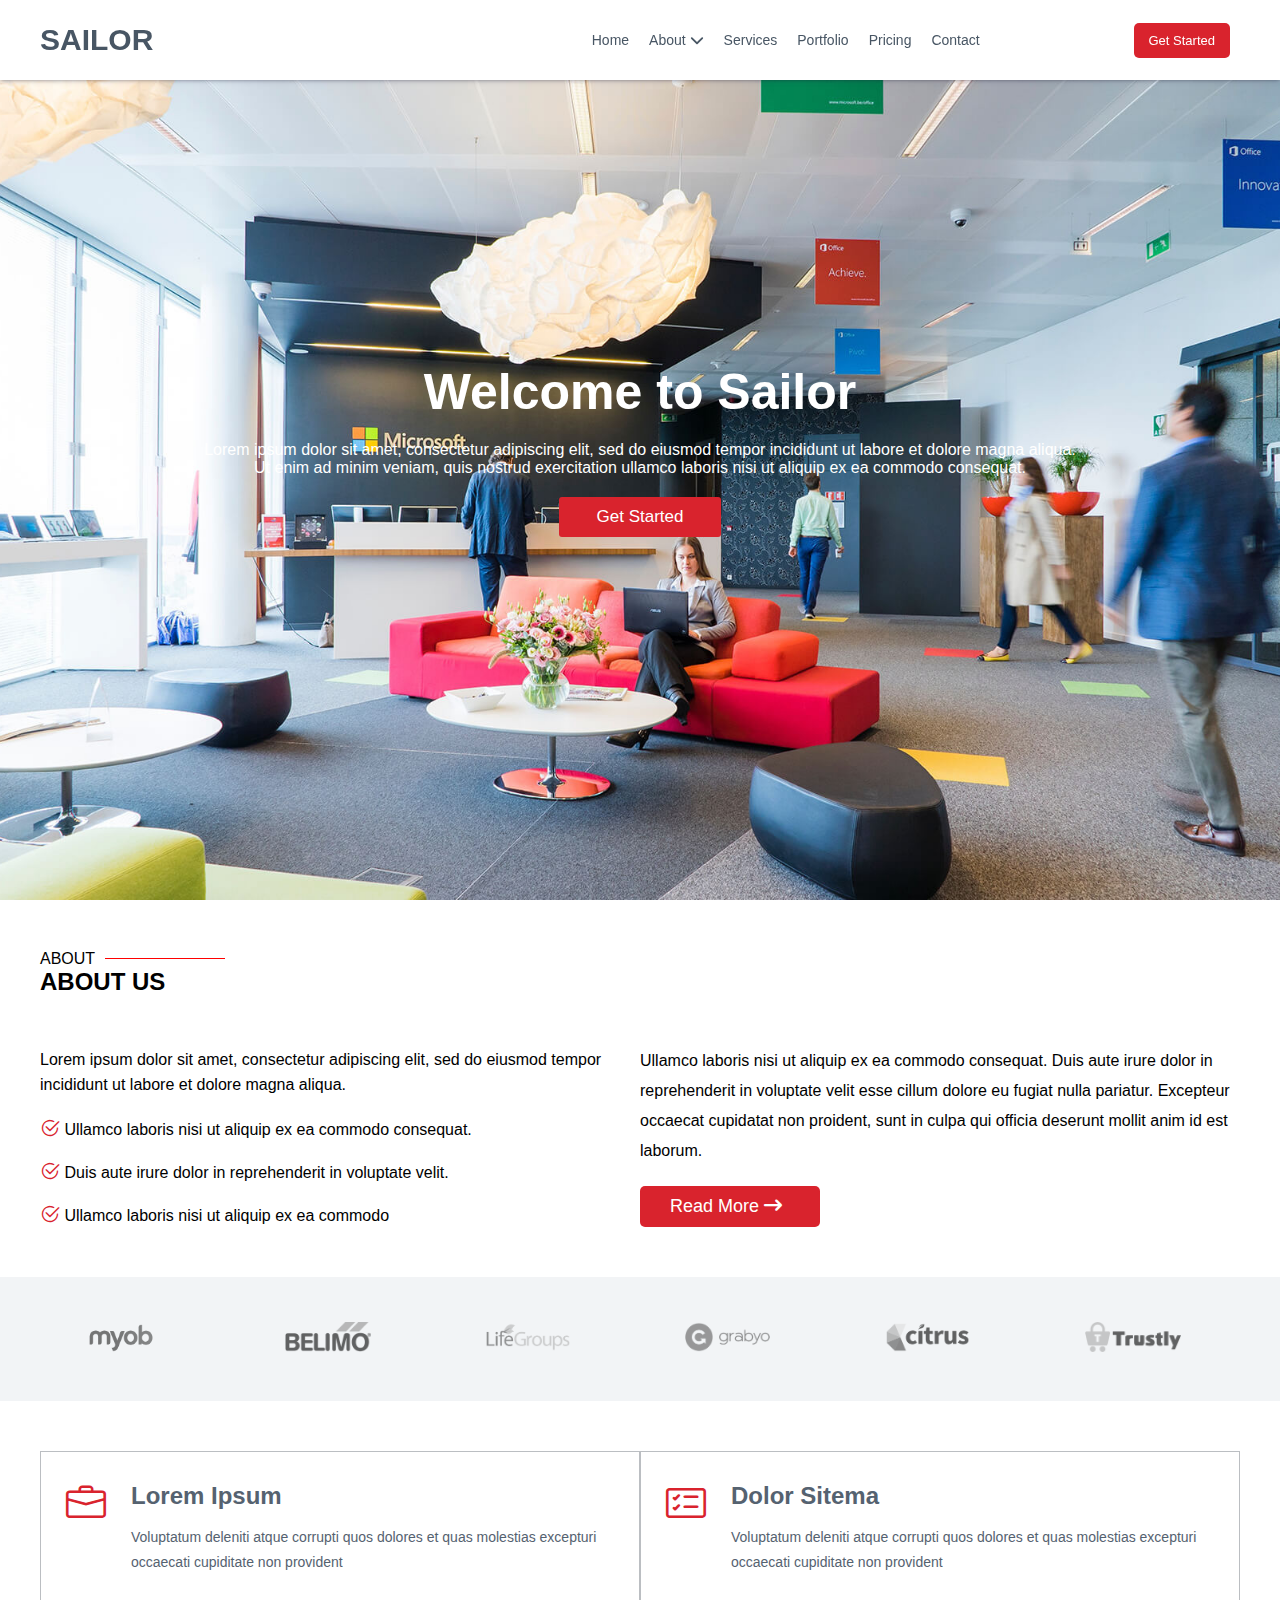
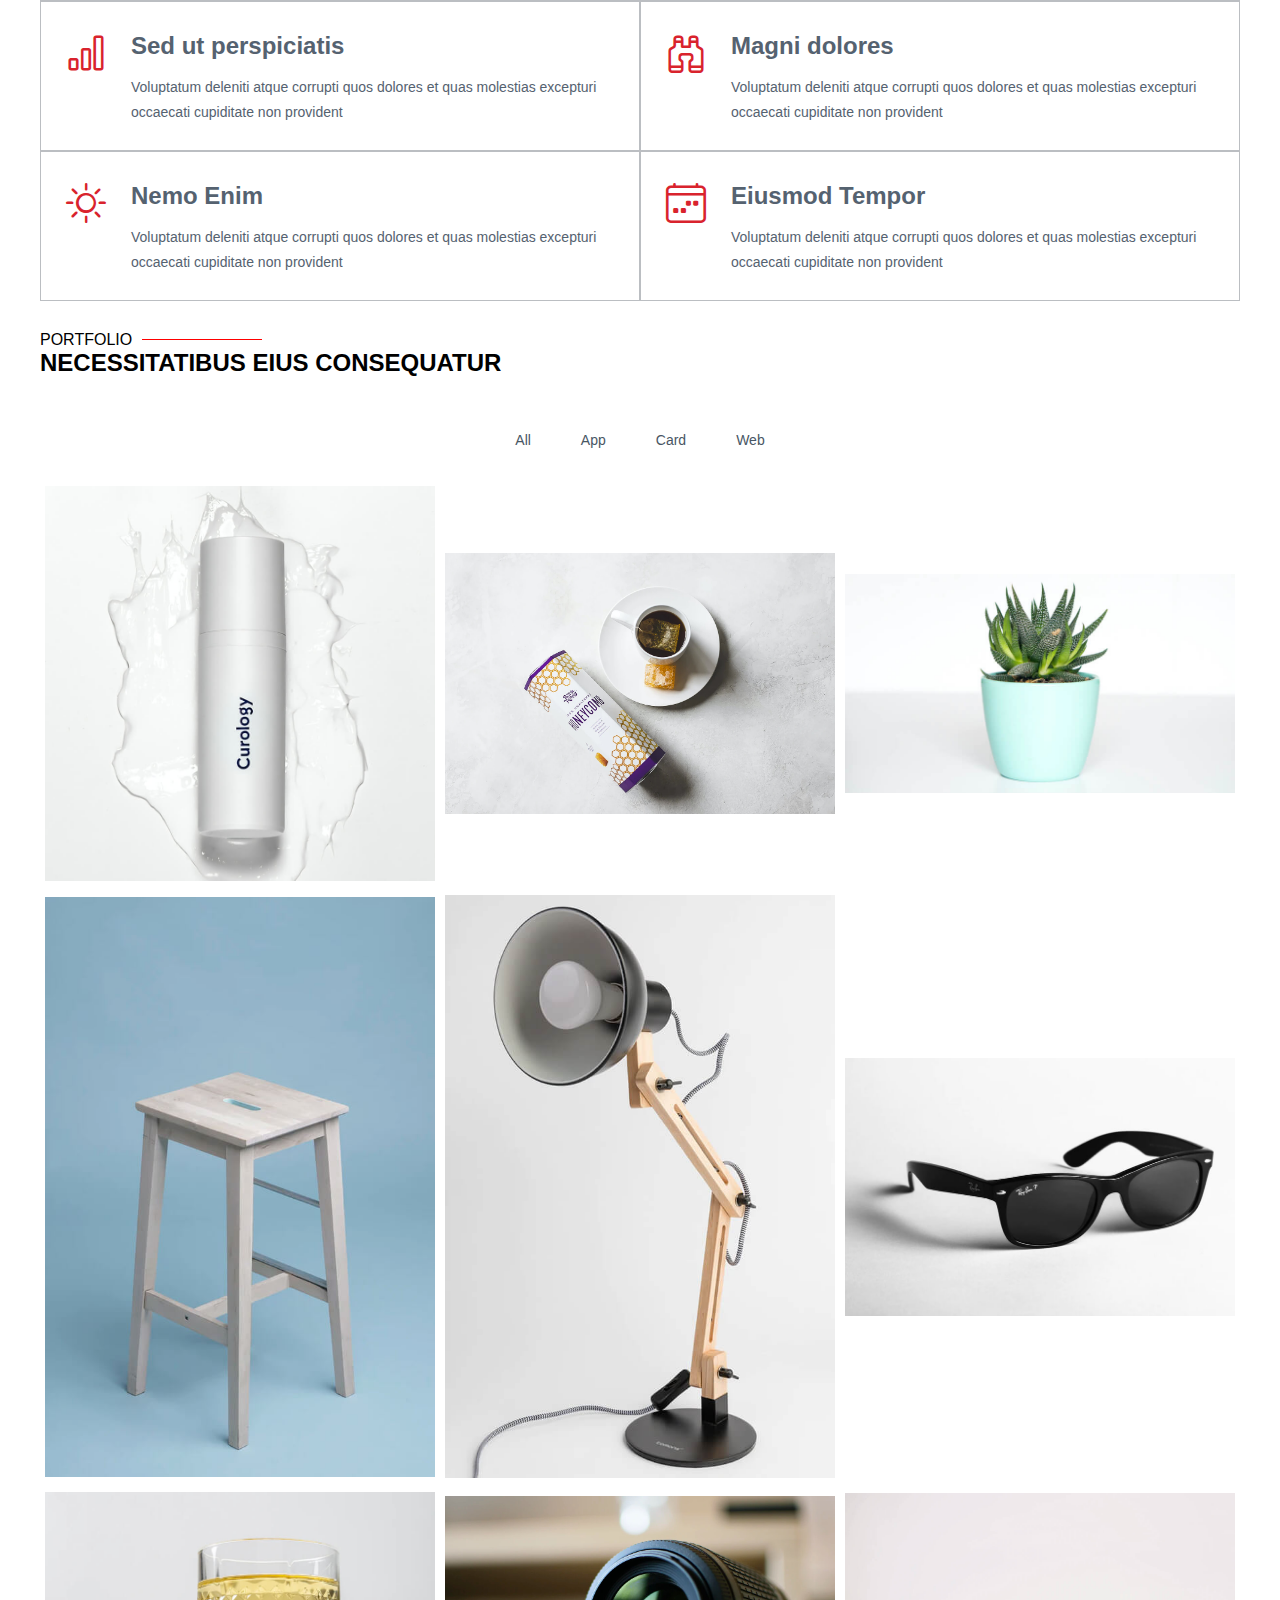
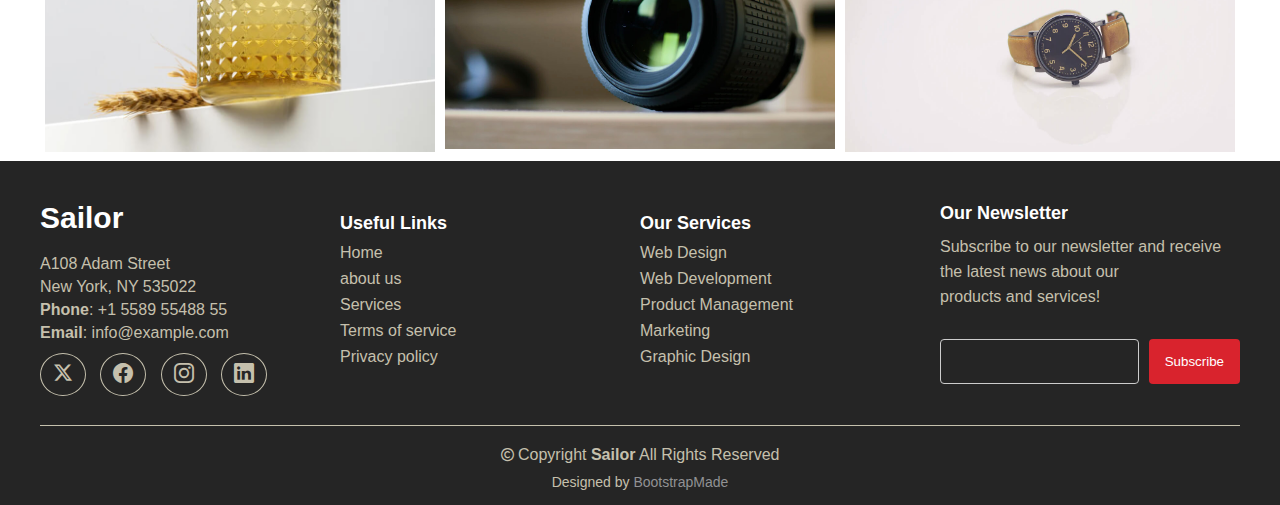
<file: Sailor/index.html>
<!DOCTYPE html>
<html lang="en">
  <head>
    <meta charset="UTF-8" />
    <meta name="viewport" content="width=device-width, initial-scale=1.0" />
    <link rel="stylesheet" href="styles.css" />
    <link rel="stylesheet" href="responsive.css" />
    <link
      rel="stylesheet"
      href="https://cdnjs.cloudflare.com/ajax/libs/font-awesome/6.6.0/css/all.min.css"
    />
    <link
      rel="stylesheet"
      href="https://cdn.jsdelivr.net/npm/bootstrap-icons@1.3.0/font/bootstrap-icons.css"
    />
    <title>Document</title>
  </head>
  <body>
    <header>
      <div class="container">
        <div class="row content">
          <div class="left col-md-4"><p class="brand">SAILOR</p></div>
          <div class="right col-md-4">
            <ul>
              <li><a>Home</a></li>
              <li class="dropdown">
                <a
                  ><span>About&nbsp;</span
                  ><i class="fa-solid fa-chevron-down"></i
                ></a>
                <ul class="dropdown_content">
                  <li><a>Team</a></li>
                  <li><a>Testomonials</a></li>
                  <li class="deep_dropdown">
                    <a>
                      <span>Deep dropdown &nbsp;&nbsp;&nbsp;&nbsp;</span
                      ><i class="fa-solid fa-chevron-down"></i
                    ></a>
                    <ul class="deep_dropdown_content">
                      <li><a>Deep dropdown</a></li>
                      <li><a>Deep dropdown</a></li>
                      <li><a>Deep dropdown</a></li>
                      <li><a>Deep dropdown</a></li>
                      <li><a>Deep dropdown</a></li>
                      <li><a>Deep dropdown</a></li>
                      <li><a>Deep dropdown</a></li>
                    </ul>
                  </li>
                </ul>
              </li>
              <li><a>Services</a></li>
              <li><a>Portfolio</a></li>
              <li><a>Pricing</a></li>
              <li><a>Contact</a></li>
            </ul>
          </div>
          <div class="col-md-">
            <button class="btn_start">Get Started</button>
          </div>
        </div>
      </div>
    </header>
    <section class="hero">
      <div class="container">
        <div class="hero_content">
          <h1>Welcome to Sailor</h1>
          <p>
            Lorem ipsum dolor sit amet, consectetur adipiscing elit, sed do
            eiusmod tempor incididunt ut labore et dolore magna aliqua.<br />
            Ut enim ad minim veniam, quis nostrud exercitation ullamco laboris
            nisi ut aliquip ex ea commodo consequat.
          </p>
          <button>Get Started</button>
        </div>
      </div>
    </section>
    <section class="About-us">
      <div class="container">
        <div class="about">
          <p class="about_title">ABOUT<span class="red_line"></span></p>
          <h2>ABOUT US</h2>
        </div>
        <div class="row about-content">
          <div class="about_left col-lg-6">
            <p>
              Lorem ipsum dolor sit amet, consectetur adipiscing elit, sed do
              eiusmod tempor incididunt ut labore et dolore magna aliqua.
            </p>
            <span
              ><i class="bi bi-check2-circle"></i> Ullamco laboris nisi ut
              aliquip ex ea commodo consequat.</span
            >
            <span
              ><i class="bi bi-check2-circle"></i> Duis aute irure dolor in
              reprehenderit in voluptate velit.</span
            >
            <span
              ><i class="bi bi-check2-circle"></i> Ullamco laboris nisi ut
              aliquip ex ea commodo</span
            >
          </div>
          <div class="about_right col-lg-6">
            <p>
              Ullamco laboris nisi ut aliquip ex ea commodo consequat. Duis aute
              irure dolor in reprehenderit in voluptate velit esse cillum dolore
              eu fugiat nulla pariatur. Excepteur occaecat cupidatat non
              proident, sunt in culpa qui officia deserunt mollit anim id est
              laborum.
            </p>
            <a
              ><span
                >Read More <i class="fa-solid fa-arrow-right-long"></i></span
            ></a>
          </div>
        </div>
      </div>
    </section>
    <section class="logo_section">
      <div class="container">
        <div class="row img_logo">
          <div class="brand_image col-xs-12 col-sm-6 col-md-4 col-lg-2">
            <img src="image/client-1.png" alt="" />
          </div>
          <div class="brand_image col-xs-12 col-sm-6 col-md-4 col-lg-2">
            <img src="image/client-2.png" alt="" />
          </div>
          <div class="brand_image col-xs-12 col-sm-6 col-md-4 col-lg-2">
            <img src="image/client-3.png" alt="" />
          </div>
          <div class="brand_image col-xs-12 col-sm-6 col-md-4 col-lg-2">
            <img src="image/client-4.png" alt="" />
          </div>
          <div class="brand_image col-xs-12 col-sm-6 col-md-4 col-lg-2 last">
            <img src="image/client-5.png" alt="" />
          </div>
          <div class="brand_image col-xs-12 col-sm-6 col-md-4 col-lg-2 last">
            <img src="image/client-6.png" alt="" />
          </div>
        </div>
      </div>
    </section>
    <section class="info_section">
      <div class="container">
        <div class="row info_content">
          <div class="lorem_item col-xs-12 col-md-6">
            <span><i class="bi bi-briefcase"></i></span>
            <div class="lorem_info">
              <h3>Lorem Ipsum</h3>
              <p>
                Voluptatum deleniti atque corrupti quos dolores et quas
                molestias excepturi occaecati cupiditate non provident
              </p>
            </div>
          </div>
          <div class="dolor_item col-xs-12 col-md-6">
            <span><i class="bi bi-card-checklist"></i></span>
            <div class="dolor_info">
              <h3>Dolor Sitema</h3>
              <p>
                Voluptatum deleniti atque corrupti quos dolores et quas
                molestias excepturi occaecati cupiditate non provident
              </p>
            </div>
          </div>

          <div class="sed_item col-xs-12 col-md-6">
            <span><i class="bi bi-bar-chart"></i></span>
            <div class="sed_info">
              <h3>Sed ut perspiciatis</h3>
              <p>
                Voluptatum deleniti atque corrupti quos dolores et quas
                molestias excepturi occaecati cupiditate non provident
              </p>
            </div>
          </div>
          <div class="magni_item col-xs-12 col-md-6">
            <span><i class="bi bi-binoculars"></i></span>
            <div class="magni_info">
              <h3>Magni dolores</h3>
              <p>
                Voluptatum deleniti atque corrupti quos dolores et quas
                molestias excepturi occaecati cupiditate non provident
              </p>
            </div>
          </div>
          <div class="nemo_item col-xs-12 col-md-6">
            <span><i class="bi bi-brightness-high"></i></span>
            <div class="nemo_info">
              <h3>Nemo Enim</h3>
              <p>
                Voluptatum deleniti atque corrupti quos dolores et quas
                molestias excepturi occaecati cupiditate non provident
              </p>
            </div>
          </div>
          <div class="tempor_item col-xs-12 col-md-6">
            <span><i class="bi bi-calendar4-week"></i></span>
            <div class="tempor_info">
              <h3>Eiusmod Tempor</h3>
              <p>
                Voluptatum deleniti atque corrupti quos dolores et quas
                molestias excepturi occaecati cupiditate non provident
              </p>
            </div>
          </div>
        </div>
      </div>
    </section>
    <div class="container image_title">
      <p>PORTFOLIO<span class="red_line"></span></p>
      <h2>NECESSITATIBUS EIUS CONSEQUATUR</h2>
    </div>
    <div class="container nav_bar">
      <div class="nav_bar_content">
        <ul>
          <li><a href="#">All</a></li>
          <li><a href="#">App</a></li>
          <li><a href="#">Card</a></li>
          <li><a href="#">Web</a></li>
        </ul>
      </div>
    </div>
    <section class="pictures">
      <div class="container">
        <div class="row images">
          <div class="pic1 col-xs-12 col-sm-12 col-md-6 col-lg-4 port-item">
            <img class="img-fluid" src="image/masonry-portfolio-1.jpg" />
          </div>
          <div class="pic2 col-xs-12 col-sm-12 col-md-6 col-lg-4 port-item">
            <img class="img-fluid" src="image/masonry-portfolio-2.jpg" />
          </div>
          <div class="pic3 col-xs-12 col-sm-12 col-md-6 col-lg-4 port-item">
            <img class="img-fluid" src="image/masonry-portfolio-3.jpg" />
          </div>
          <div class="pic4 col-xs-12 col-sm-12 col-md-6 col-lg-4 port-item">
            <img class="img-fluid" src="image/masonry-portfolio-4.jpg" />
          </div>
          <div class="pic5 col-xs-12 col-sm-12 col-md-6 col-lg-4 port-item">
            <img class="img-fluid" src="image/masonry-portfolio-5.jpg" />
          </div>
          <div class="pic6 col-xs-12 col-sm-12 col-md-6 col-lg-4 port-item">
            <img class="img-fluid" src="image/masonry-portfolio-6(1).jpg" />
          </div>
          <div class="pic9 col-xs-12 col-sm-12 col-md-6 col-lg-4 port-item">
            <img class="img-fluid" src="image/masonry-portfolio-9(1).jpg" />
          </div>
          <div class="pic7 col-xs-12 col-sm-12 col-md-6 col-lg-4 port-item">
            <img class="img-fluid" src="image/masonry-portfolio-7.jpg" />
          </div>
          <div class="pic8 col-xs-12 col-sm-12 col-md-6 col-lg-4 port-item">
            <img class="img-fluid" src="image/masonry-portfolio-8.jpg" />
          </div>
        </div>
      </div>
    </section>
    <footer>
      <div class="container">
        <div class="row footer-content">
          <div class="contact_detail col-xs-12 col-md-6 col-lg-4">
            <a class="brand_name" href="">Sailor</a>
            <div class="address">
              <p>A108 Adam Street</p>
              <p>New York, NY 535022</p>
              <p><b>Phone</b>: +1 5589 55488 55</p>
              <p><b>Email</b>: info@example.com</p>
            </div>
            <div class="footer_social">
              <a href=""><i class="fa-brands fa-x-twitter"></i></a>
              <a href=""><i class="bi bi-facebook"></i></a>
              <a href=""><i class="bi bi-instagram"></i></a>
              <a href=""><i class="bi bi-linkedin"></i></a>
            </div>
          </div>
          <div class="footer-link col-xs-12 col-md-6 col-lg-4">
            <h3>Useful Links</h3>
            <ul>
              <li>Home</li>
              <li>about us</li>
              <li>Services</li>
              <li>Terms of service</li>
              <li>Privacy policy</li>
            </ul>
          </div>
          <div class="footer-service col-xs-12 col-md-6 col-lg-4">
            <h3>Our Services</h3>
            <ul>
              <li>Web Design</li>
              <li>Web Development</li>
              <li>Product Management</li>
              <li>Marketing</li>
              <li>Graphic Design</li>
            </ul>
          </div>
          <div class="footer-letter col-xs-12 col-md-6 col-lg-4">
            <h3>Our Newsletter</h3>
            <p>
              Subscribe to our newsletter and receive the latest news about our
              <br />
              products and services!
            </p>
            <form>
              <div class="inputs">
                <input class="email" type="email" id="email" name="email" />
                <input class="sub" type="submit" value="Subscribe" />
              </div>
            </form>
          </div>
        </div>
      </div>
    </footer>
    <nav>
      <div class="container sub-footer">
        <hr />
        <span
          ><i class="fa-regular fa-copyright"></i> Copyright <b>Sailor</b> All
          Rights Reserved</span
        >
        <p>Designed by <a href="#">BootstrapMade</a></p>
      </div>
    </nav>
  </body>
</html>
</file>
<file: Cocokind/responsive.css>
*{
    margin: 0;
    padding: 0;
    box-sizing: border-box;
    font-family: sans-serif;
}
.container{
    max-width: 1200px;
    margin: auto;
}
.img-fluid{
    width: 100%;
    margin: auto;
}
.row{
    display: flex;
   flex-wrap: wrap;
   align-items: center;
}
[class^=col]{padding: 10px;}

 /* @media screen and (max-width:576px){ } */
    .col-xs-1{width: 8.33%;}
    .col-xs-2{width: 16.66%;}
    .col-xs-3{width: 25%;}
    .col-xs-4{width: 33.33%;}
    .col-xs-5{width: 41.66%;}
    .col-xs-6{width: 50%;}
    .col-xs-7{width: 58.33%;}
    .col-xs-8{width: 66.66%;}
    .col-xs-9{width: 75%;}
    .col-xs-10{width: 83.33%;}
    .col-xs-11{width: 91.66%;}
    .col-xs-12{width: 100%;}


@media screen and (min-width:576px){
    .col-sm-1{width: 8.33%;}
    .col-sm-2{width: 16.66%;}
    .col-sm-3{width: 25%;}
    .col-sm-4{width: 33.33%;}
    .col-sm-5{width: 41.66%;}
    .col-sm-6{width: 50%;}
    .col-sm-7{width: 58.33%;}
    .col-sm-8{width: 66.66%;}
    .col-sm-9{width: 75%;}
    .col-sm-10{width: 83.33%;}
    .col-sm-11{width: 91.66%;}
    .col-sm-12{width: 100%;}
}
@media screen and (min-width:768px){
    .col-md-1{width: 8.33%;}
    .col-md-2{width: 16.66%;}
    .col-md-3{width: 25%;}
    .col-md-4{width: 33.33%;}
    .col-md-5{width: 41.66%;}
    .col-md-6{width: 50%; }
    .col-md-7{width: 58.33%;}
    .col-md-8{width: 66.66%;}
    .col-md-9{width: 75%;}
    .col-md-10{width: 83.33%;}
    .col-md-11{width: 91.66%;}
    .col-md-12{width: 100%;}
}
@media screen and (min-width:992px){
    .col-lg-1{width: 8.33%;}
    .col-lg-2{width: 16.66%;}
    .col-lg-3{width: 25%; }
    .col-lg-4{width: 33.33%;}
    .col-lg-5{width: 41.66%;}
    .col-lg-6{width: 50%;}
    .col-lg-7{width: 58.33%;}
    .col-lg-8{width: 66.66%;}
    .col-lg-9{width: 75%;}
    .col-lg-10{width: 83.33%;}
    .col-lg-11{width: 91.66%;}
    .col-lg-12{width: 100%;}
}
@media screen and (min-width:1200px){
    .col-xl-1{width: 8.33%;}
    .col-xl-2{width: 16.66%;}
    .col-xl-3{width: 25%;}
    .col-xl-4{width: 33.33%;}
    .col-xl-5{width: 41.66%;}
    .col-xl-6{width: 50%;}
    .col-xl-7{width: 58.33%;}
    .col-xl-8{width: 66.66%;}
    .col-xl-9{width: 75%;}
    .col-xl-10{width: 83.33%;}
    .col-xl-11{width: 91.66%;}
    .col-xl-12{width: 100%;}
}
@media screen and (min-width:1400px){
    .col-xxl-1{width: 8.33%;}
    .col-xxl-2{width: 16.66%;}
    .col-xxl-3{width: 25%;}
    .col-xxl-4{width: 33.33%;}
    .col-xxl-5{width: 41.66%;}
    .col-xxl-6{width: 50%;}
    .col-xxl-7{width: 58.33%;}
    .col-xxl-8{width: 66.66%;}
    .col-xxl-9{width: 75%;}
    .col-xxl-10{width: 83.33%;}
    .col-xxl-11{width: 91.66%;}
    .col-xxl-12{width: 100%;}
}
</file>
<file: Cocokind/styles.css>
@media screen and (max-width: 1200px) {
  body {
    padding: 0 8px;
  }
  .hero img {
    border: 1px solid black;
    border-radius: 10px;
  }
}
/* ==================header==================== */
.header-line {
  height: 80px;
  justify-content: space-between;
}
.brand,
.menu-list,
.header-icons {
  width: auto;
}
.menu-list ul {
  display: flex;
  list-style-type: none;
}
.menu-list ul li {
  padding: 8px;
  cursor: pointer;
}
.menu-list ul li:hover {
  text-decoration: underline;
  text-underline-offset: 3px;
  transform: scale(1.05);
}
.menu-list ul li i {
  font-size: 14px;
  color: orangered;
}
.header-icons a i {
  padding: 15px;
  color: gray;
  font-size: 20px;
}
i:hover {
  transform: scale(1.2);
}
@media screen and (max-width: 991px) {
  .header-icons {
    display: none;
  }
}
@media screen and (max-width: 768px) {
  .menu-list {
    font-size: 11px;
  }
  .menu-list ul li {
    padding: 4px;
  }
}
/* ===================hero============ */
.hero img {
  border-top: 1px solid black;
  border-bottom: 1px solid black;
}
/* ====================shoppin section============== */
.shopping h2 {
  text-align: center;
  margin-top: 40px;
}
.shop-all {
  all: unset;
  color: black;
  display: block;
  text-align: center;
  margin: 10px;
  font-size: 18px;
}
.shop-all:hover {
  cursor: pointer;
  transform: scale(1.08);
  text-decoration: underline;
  text-underline-offset: 5px;
}
.svg-icons {
  justify-content: space-between;
}
.bulb {
  text-align: center;
}
.bulb img {
  width: 100px;
  height: 100px;
  background-color: rgb(214, 209, 209);
  border-radius: 50%;
}
.bulb a {
  font-size: 13px;
  color: black;
  display: block;
  text-align: center;
  margin-top: 5px;
  text-decoration: none;
}
.bulb:hover img {
  border: 1px solid black;
  animation: round 3s linear;
}
.bulb:hover a {
  text-decoration: underline;
}
@keyframes round {
  0% {
    transform: rotatey(0deg);
  }
  100% {
    transform: rotatey(360deg);
  }
}
/* =================product-section============== */
.products {
  justify-content: space-between;
  margin-top: 30px;
}
.skin-products {
  width: 280px;
  text-align: center;
  border: 1px solid black;
  border-radius: 15px;
  overflow: hidden;
  margin: 10px auto;
}
.skin-products h2 {
  margin-top: 30px;
}
.skin-products p {
  margin-bottom: 30px;
}
.price {
  display: flex;
  background-color: rgb(8, 8, 8);
  justify-content: space-between;
  margin: 10px;
  border-radius: 5px;
  color: #ffffff;
  cursor: pointer;
}
.price h5,
span {
  padding: 15px;
}
.price:hover {
  background-color: #ffffff;
  border: 1px solid black;
  color: black;
  transition: 0.8s;
}
/* =======================sub-section===================== */
.sub-section {
  border: 1px solid black;
  border-radius: 10px;
  margin-top: 50px;
  text-align: center;
  background-color: rgb(233, 229, 229);
}
.sub-section h1 {
  margin: 20px;
}
.sub-img h5 {
  font-size: 20px;
}
.sub-img .img-fluid {
  width: 70px;
}
.sub-content {
  justify-content: center;
}
@media screen and (max-width: 768px) {
  .sub-img {
    margin: 30px 0px;
  }
}
/* ==================Texture section============= */
.texture {
  padding: 50px 0;
  text-align: center;
}
.smooth {
  justify-content: center;
}
.smooth-img {
  height: 450px;
}
.smooth-content {
  margin: 5px;
  border: 1px solid black;
  border-radius: 10px;
  overflow: hidden;
}
.smooth-content .desc {
  font-size: 22px;
  margin-top: 20px;
  padding: 0 5px;
}
.smooth-footer {
  display: flex;
  align-items: center;
  justify-content: space-between;
  margin: 40px 15px 10px 15px;
  padding-left: 10px;
  border-radius: 5px;
  background-color: rgb(8, 8, 8);
  color: #ffffff;
  cursor: pointer;
}
.smooth-footer:hover {
  background-color: #ffffff;
  border: 1px solid black;
  color: black;
  transition: 0.8s;
}

/* ======================Quiz section=========== */

.quiz-bg {
  height: 500px;
  background: url(images/quiz_bg_m.webp);
  background-position: center;
  background-repeat: no-repeat;
  background-size: cover;
  border: 1px solid black;
  border-radius: 10px;
  display: flex;
  justify-content: right;
}
.quiz-content {
  width: 50%;
  display: flex;
  flex-direction: column;
  align-items: center;
  justify-content: center;
  text-align: center;
}
.quiz-content h1 {
  font-size: 45px;
  padding: 20px 0;
}
.quiz-content p {
  font-size: 20px;
}
.quiz-content button {
  all: unset;
  margin: 20px;
  background-color: black;
  color: #ffffff;
  padding: 10px 70px;
  border-radius: 5px;
  cursor: pointer;
}
.quiz-content button:hover {
  background-color: #ffffff;
  border: 1px solid black;
  color: black;
}
/* ==================footer================== */
footer {
  background-color: lightblue;
  padding: 50px 0;
  margin-top: 50px;
  display: flex;
  justify-content: center;
}
.footer-content {
  width: 700px;
  text-align: center;
}
.footer-input p {
  padding: 10px 0;
  font-size: 20px;
}
.input {
  display: flex;
}
.input .mail {
  padding: 12px;
  width: 100%;
  border: none;
  outline: none;
  border-radius: 3px 0 0 3px;
  border: 1px solid black;
}
.sub {
  padding: 12px 25px;
  color: #ffffff;
  background-color: black;
  border-radius: 0 3px 3px 0;
  cursor: pointer;
}
.footer-desc {
  margin: 20px 10px;
  justify-content: space-between;
}
.about ul,
.info ul {
  list-style-type: none;
  padding: 5px;
  cursor: pointer;
}
.about ul li:hover,
.info ul li:hover {
  text-decoration: underline;
  text-underline-offset: 5px;
}
.socials {
  text-align: center;
  font-size: 25px;
  cursor: pointer;
}
.sub-footer h1 {
  font-size: 45px;
  margin: 15px;
}
</file>
<file: Company/responsive.css>
*{
    margin: 0;
    padding: 0;
    box-sizing: border-box;
    font-family: sans-serif;
}
.container{
    max-width: 1200px;
    margin: auto;
}
.img-fluid{
    width: 100%;
    margin: auto;
}
.row{
    display: flex;
   flex-wrap: wrap;
   align-items: center;
}
[class^=col-]{padding: 10px;}

/* @media screen and (max-width:576px){  */
    .col-xs-1{width: 8.33%;}
    .col-xs-2{width: 16.66%;}
    .col-xs-3{width: 25%;}
    .col-xs-4{width: 33.33%;}
    .col-xs-5{width: 41.66%;}
    .col-xs-6{width: 50%;}
    .col-xs-7{width: 58.33%;}
    .col-xs-8{width: 66.66%;}
    .col-xs-9{width: 75%;}
    .col-xs-10{width: 83.33%;}
    .col-xs-11{width: 91.66%;}
    .col-xs-12{width: 100%;}


@media screen and (min-width:576px){
    .col-sm-1{width: 8.33%;}
    .col-sm-2{width: 16.66%;}
    .col-sm-3{width: 25%;}
    .col-sm-4{width: 33.33%;}
    .col-sm-5{width: 41.66%;}
    .col-sm-6{width: 50%;}
    .col-sm-7{width: 58.33%;}
    .col-sm-8{width: 66.66%;}
    .col-sm-9{width: 75%;}
    .col-sm-10{width: 83.33%;}
    .col-sm-11{width: 91.66%;}
    .col-sm-12{width: 100%;}
}
@media screen and (min-width:768px){
    .col-md-1{width: 8.33%;}
    .col-md-2{width: 16.66%;}
    .col-md-3{width: 25%;}
    .col-md-4{width: 33.33%;}
    .col-md-5{width: 41.66%;}
    .col-md-6{width: 50%; }
    .col-md-7{width: 58.33%;}
    .col-md-8{width: 66.66%;}
    .col-md-9{width: 75%;}
    .col-md-10{width: 83.33%;}
    .col-md-11{width: 91.66%;}
    .col-md-12{width: 100%;}
}
@media screen and (min-width:992px){
    .col-lg-1{width: 8.33%;}
    .col-lg-2{width: 16.66%;}
    .col-lg-3{width: 25%; }
    .col-lg-4{width: 33.33%;}
    .col-lg-5{width: 41.66%;}
    .col-lg-6{width: 50%;}
    .col-lg-7{width: 58.33%;}
    .col-lg-8{width: 66.66%;}
    .col-lg-9{width: 75%;}
    .col-lg-10{width: 83.33%;}
    .col-lg-11{width: 91.66%;}
    .col-lg-12{width: 100%;}
}
@media screen and (min-width:1200px){
    .col-xl-1{width: 8.33%;}
    .col-xl-2{width: 16.66%;}
    .col-xl-3{width: 25%;}
    .col-xl-4{width: 33.33%;}
    .col-xl-5{width: 41.66%;}
    .col-xl-6{width: 50%;}
    .col-xl-7{width: 58.33%;}
    .col-xl-8{width: 66.66%;}
    .col-xl-9{width: 75%;}
    .col-xl-10{width: 83.33%;}
    .col-xl-11{width: 91.66%;}
    .col-xl-12{width: 100%;}
}
@media screen and (min-width:1400px){
    .col-xxl-1{width: 8.33%;}
    .col-xxl-2{width: 16.66%;}
    .col-xxl-3{width: 25%;}
    .col-xxl-4{width: 33.33%;}
    .col-xxl-5{width: 41.66%;}
    .col-xxl-6{width: 50%;}
    .col-xxl-7{width: 58.33%;}
    .col-xxl-8{width: 66.66%;}
    .col-xxl-9{width: 75%;}
    .col-xxl-10{width: 83.33%;}
    .col-xxl-11{width: 91.66%;}
    .col-xxl-12{width: 100%;}
}
</file>
<file: Company/styles.css>
@import url("https://fonts.googleapis.com/css2?family=Roboto:ital,wght@0,100;0,300;0,400;0,500;0,700;0,900;1,100;1,300;1,400;1,500;1,700;1,900&display=swap");
@import url("https://cdn.jsdelivr.net/npm/bootstrap-icons@1.3.0/font/bootstrap-icons.css");
body {
  font-family: "roboto", sans-serif;
}
.row {
  height: 80px;
  justify-content: space-between;
}
.left-head a {
  text-decoration: none;
  font-weight: 700;
  font-size: 25px;
  color: black;
}
.left-head span {
  color: #1bbd36;
}
.right-head {
  display: flex;
}
.navbar {
  display: flex;
  list-style-type: none;
  align-items: center;
}
.navbar li {
  padding: 10px;
  font-size: 13px;
  cursor: pointer;
}
.navbar li:hover {
  color: #1bbd36;
  transition: 0.3s;
}
.social-app {
  display: flex;
  align-items: center;
  list-style-type: none;
  height: 80px;
}
.social-app li {
  padding: 5px;
  cursor: pointer;
  color: #bdb5b5;
  font-size: 18px;
}
.social-app li:hover {
  color: #1bbd36;
  transition: 0.3s;
}
.drop-down-content a {
  text-decoration: none;
  color: black;
  font-size: 13px;
}
.drop-down-content a:hover {
  color: #1bbd36;
  transition: 0.3s;
}
@media screen and (max-width: 576px) {
  .social {
    display: none;
  }
  .navbar li {
    font-size: 11px;
    padding: 8px;
  }
  #arrow {
    font-size: 8px;
  }
}

@media screen and (max-width: 1200px) {
  .right-head {
    width: 100%;
  }
}
/* =================DropdownSide of menubar========== */
.drop-down:hover .drop-down-content {
  display: block;
}
.drop-down-content {
  position: absolute;
  background-color: #ffffff;
  padding: 5px;
  margin: 10px;
  min-width: 180px;
  z-index: 999;
  border-radius: 5px;
  box-shadow: rgba(0, 0, 0, 0.16) 0px 10px 36px 0px,
    rgba(0, 0, 0, 0.06) 0px 0px 0px 1px;
  display: none;
}
.drop-down-content a {
  display: block;
  padding: 15px;
}
/* ====================Hero section================== */
.hero {
  width: 100%;
  height: 850px;
  background: url(image/hero-carousel.jpg);
  background-size: cover;
  background-repeat: no-repeat;
  background-position: center;
  padding: 0 20px;
  padding-top: 580px;
}
.hero-title {
  display: flex;
  flex-direction: column;
  justify-content: center;
  text-align: center;
  background-color: rgb(20, 20, 20);
  opacity: 0.4;
  border-top: 4px solid #1bbd36;
  pad: 15px 0;
}
.hero-content h2 {
  font-size: 34px;
  color: #ffffff;
}
.hero-content p {
  color: #ffffff;
  line-height: 25px;
  font-size: 18px;
}
.hero-content button {
  padding: 12px 35px;
  border: none;
  border: 2px solid #1bbd36;
  background: none;
  font-weight: bold;
  color: #ffffff;
  border-radius: 3px;
  margin-top: 20px;
  margin-bottom: 10px;
  cursor: pointer;
}
.hero-content button:hover {
  background-color: #1bbd36;
  transition: 0.3s;
}
@media screen and (max-width: 576px) {
  .hero h2 {
    font-size: 30px;
  }
  .hero {
    padding-top: 500px;
  }
}
/* =======================History section============ */

.second {
  position: relative;
  flex-direction: row-reverse;
  height: auto;
  width: 100%;
}
.left-story {
  display: flex;
  flex-direction: column;
  position: absolute;
  left: 0;
  top: 50px;
}
.story-title {
  font-size: 28px;
}
.story-desc {
  background-color: #ebeaea;
  padding: 25px;
  margin-top: 15px;
  height: auto;
}
.story-desc h4 {
  font-weight: 300;
}
.story-desc h1 {
  font-size: 35px;
  margin: 10px 0;
}
.story-desc p {
  line-height: 25px;
  font-size: 15px;
}
.story-desc span {
  display: block;
  margin: 17px 0;
}
.story-desc span i {
  font-size: 20px;
  color: #1bbd36;
  margin-right: 7px;
}
.play_btn {
  display: flex;
  align-items: center;
  margin: 18px 0;
}
.play_btn i {
  font-size: 35px;
  color: #1bbd36;
  margin-right: 7px;
  cursor: pointer;
}
.play_btn a {
  text-decoration: none;
  font-weight: bold;
  color: #5c5a5a;
}
.play_btn a:hover {
  color: #1bbd36;
  transform: 0.5;
}
.right-story {
  background: url(image/about.jpg);
  background-size: cover;
  height: 500px;
  z-index: 2;
  margin-top: 50px;
}

@media screen and (max-width: 991px) {
  .story-desc {
    width: 100%;
  }
  .left-story {
    margin-top: 520px;
  }
  .story-title {
    font-size: 20px;
  }
}
@media screen and (max-width: 576px) {
  .right-story {
    height: 370px;
    width: 470px;
    margin: 5px;
  }
  .story-desc {
    width: 100%;
  }
  .story-desc p,
  .story-desc span {
    font-size: 12px;
  }
  .story-title {
    margin-left: 20px;
  }
  .left-story {
    margin-top: 350px;
  }
}
/* ==================Service section============= */
.service-content {
  height: auto;
}
.item {
  width: 385px;
  padding: 40px 10px;
  display: flex;
  flex-direction: column;
  align-items: center;
  justify-content: center;
  cursor: pointer;
  border-radius: 5px;
  box-shadow: rgba(0, 0, 0, 0.35) 0px 5px 15px;
  background-color: #fff;
  margin: 5px;
}
.item span {
  padding: 20px;
  border-radius: 5px;
}
.item span i {
  font-size: 35px;
}
.item a {
  text-decoration: none;
  color: black;
  margin: 20px;
  font-size: 20px;
}
.item p {
  text-align: center;
  font-size: 14px;
  line-height: 25px;
}
.item:hover .activity {
  color: #0dcaf0;
  transform: scale(1.5);
  transition: 0.3s;
}
.item:hover .broadcast {
  color: orangered;
  transform: scale(1.5);
  transition: 0.3s;
}
.item:hover .easel {
  color: #1bbd36;
  transform: scale(1.5);
  transition: 0.3s;
}
.item:hover .bounding {
  color: red;
  transform: scale(1.5);
  transition: 0.3s;
}
.item:hover .calendar {
  color: blueviolet;
  transform: scale(1.5);
  transition: 0.3s;
}
.item:hover .square {
  color: rgb(250, 111, 250);
  transform: scale(1.5);
  transition: 0.3s;
}

@media screen and (max-width: 768px) {
  .service-content {
    margin-top: 650px;
  }
  .service-content .item {
    margin: 10px auto;
  }
}

@media screen and (min-width: 768px) {
  .service-content {
    margin-top: 650px;
  }
  .service-content .item {
    margin: 10px auto;
  }
}
@media screen and (min-width: 991px) {
  .service-content {
    margin-top: 150px;
  }
  .service-content .item {
    margin: 10px auto;
  }
}
/* =======================Portfolio================ */
.image-title {
  height: 210px;
  margin-top: 30px;
}
.title {
  display: flex;
  flex-direction: column;
  align-items: center;
  justify-content: center;
  width: 100%;
  height: 150px;
}
.title span {
  width: 60px;
  height: 3px;
  background-color: #1bbd36;
  margin: 20px;
}
.nav-bar {
  width: 100%;
  height: 60px;
  display: flex;
  align-items: center;
  justify-content: center;
}
.nav-bar ul li {
  all: unset;
  padding: 10px 20px;
}
.nav-bar ul li a {
  text-decoration: none;
  color: black;
  font-size: 15px;
}
.nav-bar ul :hover {
  background-color: #1bbd36;
  color: #fff;
  border-radius: 3px;
  transition: 0.4;
}
@media screen and (max-width: 768px) {
  .title p {
    text-align: center;
  }
}
/* =========================Images================ */
.images {
  height: auto;
}
img {
  padding: 5px;
}
/* ========================Brands================== */
.brand-title {
  display: flex;
  flex-direction: column;
  align-items: center;
  margin: 50px;
}
.brand-title span {
  width: 60px;
  height: 3px;
  background-color: #1bbd36;
  margin: 20px;
}
.line_img img {
  margin-right: 50px;
}
@media screen and (max-width: 786px) {
  .brand-title p {
    text-align: center;
  }
}
.univers-row {
  width: 100%;
  height: auto;
}
.univers-row div {
  height: 180px;
  border: 1px solid gray;
  text-align: center;
  padding: 50px;
}
.univers-row div img {
  width: 160px;
}
.univers-row div img:hover {
  transform: scale(1.1);
  transition: 0.3s;
}

@media screen and (max-width: 1200px) {
  .univers-row {
    padding: 0 20px;
  }
}
@media screen and (max-width: 991px) {
  .univers-row {
    padding: 0 20px;
  }
  .last-img {
    width: 50%;
  }
}
@media screen and (max-width: 576px) {
  .last-img {
    width: 100%;
  }
}
/* ====================Footer===================== */
footer {
  background-color: black;
  margin-top: 40px;
}
.footer-content {
  height: 100%;
}
.contact_detail {
  display: flex;
  flex-direction: column;
  padding: 8px;
  width: 400px;
}
.brand_name {
  text-decoration: none;
  font-weight: 900;
  font-size: 30px;
  padding: 30px 0;
  color: #ffffff;
}
.address p {
  font-size: 15px;
  line-height: 30px;
  color: #c5c0ad;
}
.footer_social a {
  display: inline-block;
  margin: 10px 3px;
  border: 1px solid #c5c0ad;
  padding: 8px 12px 11px 12px;
  font-size: 20px;
  border-radius: 50%;
  color: #c5c0ad;
}
.footer_social a:hover {
  color: #1bbd36;
  border: 1px solid #1bbd36;
}
.footer-link {
  width: 200px;
  display: flex;
  flex-direction: column;
}
.footer-service {
  width: 200px;
  display: flex;
  flex-direction: column;
}
.footer-link h3,
.footer-service h3,
.footer-letter h3 {
  color: #ffffff;
}
.footer-link ul,
.footer-service ul {
  list-style-type: none;
  display: flex;
  flex-direction: column;
}
.footer-link li,
.footer-service li {
  font-size: 15px;
  padding: 10px 0px;
  color: #c5c0ad;
}
.footer-link li:hover,
.footer-service li:hover {
  color: #1bbd36;
  cursor: pointer;
}
.footer-letter {
  width: 30%;
  margin-bottom: 40px;
}
.footer-letter h3 {
  margin-bottom: 30px;
}
.footer-letter p {
  line-height: 20px;
  color: #c5c0ad;
  margin-bottom: 15px;
}
.inputs {
  display: flex;
}
.email {
  width: 70%;
  border: 1px solid #c5c0ad;
  background-color: #252525;
  border-radius: 3px 0 0 3px;
  padding: 15px 0;
}
.sub {
  width: 120px;
  border: none;
  background-color: #1bbd36;
  border-radius: 0 3px 3px 0;
  cursor: pointer;
  font-size: 16px;
  color: #ffffff;
  padding: 15px 18px;
}
.email:focus {
  border: 1px solid #1bbd36;
  outline: 1px solid #1bbd36;
}
.sub:hover {
  background-color: #2e923e;
  transition: 0.5s;
}
@media screen and (max-width: 576px) {
  .contact_detail,
  .footer-link,
  .footer-service,
  .footer-letter {
    width: 100%;
  }
  .footer_social a {
    font-size: 10px;
    padding: 5px;
  }
  .footer-link {
    margin-top: 30px;
  }
  .footer-letter {
    line-height: 25px;
    padding-top: 25px;
  }
  .footer-link li,
  .footer-service li,
  .address p,
  .footer-letter p {
    font-size: 12px;
  }
}
@media screen and (max-width: 768px) {
  .contact_detail,
  .footer-link,
  .footer-service,
  .footer-letter {
    width: 50%;
  }
  .sub {
    font-size: 13px;
    width: 80px;
  }
}
@media screen and (max-width: 991px) {
  .contact_detail {
    width: 50%;
  }
  .footer-link,
  .footer-service {
    width: 50%;
  }
  .footer-service {
    margin-top: 20px;
  }
  .footer-letter {
    width: 50%;
  }
  .footer-content {
    margin: 0 20px;
  }
}

@media screen and (max-width: 1200px) {
  .footer-content {
    margin: 0 20px;
  }
  .footer-letter {
    width: 50%;
    margin-top: 20px;
  }
}
/* ==================Navbar======================= */
nav {
  background-color: black;
}
.sub-footer {
  width: 100%;
  height: 80px;
  display: flex;
  flex-direction: column;
  align-items: center;
  border-top: 1px solid #c5c0ad;
}
.sub-footer span {
  padding-top: 20px;
  color: #c5c0ad;
}
.sub-footer i {
  font-size: 13px;
}
.sub-footer p {
  font-size: 14px;
  margin: 10px;
  color: #c5c0ad;
}
.sub-footer a {
  text-decoration: none;
  color: #919294;
}
.sub-footer a:hover {
  color: #1bbd36;
  transition: 0.5s;
}
@media screen and (max-width: 1200px) {
  nav {
    padding: 0 20px;
  }
}
</file>
<file: Landing-page/styles.css>
@import url('https://fonts.googleapis.com/css2?family=Great+Vibes&family=Lato:ital,wght@0,400;0,700;1,400&display=swap');
@import url('https://fonts.googleapis.com/css2?family=Great+Vibes&display=swap');
*{
    padding: 0;
    margin: 0;
    box-sizing: border-box;
}
body{
    font-family: "Lato","Great Vibes",sans-serif;}
.header{
    width: 100%;
    height: 400px;
    background: scroll #4f2f60;
    text-align: center;
}
.beauty{
    font-family: "Great Vibes","cursive";
    font-size: 80px; 
    color: white;
    padding-top: 50px;
}
h2{
    font-size: 60px; 
    color: white;
}
.header p{
    font-weight: 700; 
    font-family:serif;
    font-size: 20px;
    color: white;
    margin-top: 40px;
}
.section2{
    text-align: center;
    padding-top: 70px;
}
.section2 h3{
    font-weight:bold;
    font-family: sans-serif;
    color:#51516a;
}
.section2 p{
    font-family: serif;
    font-size: 20px; 
    padding-top: 20px; 
    color: #797979;
}
li{
    font-size:40px; 
    margin: 20px 30px; 
    padding-top: 20px; 
    list-style-type: none;
    display: inline-block;
}
.idea{
    width: 300px; 
    height: 260px;
    background-color: #f9f9f9;
    color: #797979; 
}
.code{width: 300px; 
     height: 260px;
     background-color: #f9f9f9;
     color: #797979;
}
.mobile{
    width: 300px; 
    height: 260px;
    background-color: #f9f9f9;
    color: #797979;
}
ul h4{ 
    font-family: sans-serif; 
    font-size: 20px;
    padding-top: 30px;
}
button {
    all: unset; 
    font-family:serif; 
    font-size: 20px; 
    color: red;
}
.section3{ 
    width: 100%;
    height: 300px;
    background-color:#f1f1f1;
    margin-top: 50px;
    text-align: center;
}
.section3 h3{
    font-weight:bold;
    font-family: sans-serif;
    padding-top: 70px;
    color: #51516a;
}
.section3 p{
    font-family: serif;
    font-size: 20px; 
    padding-top: 20px;
    color: #797979; 
    padding-bottom: 30px;
}
.textbutton{
    font-family:sans-serif; 
    width: 250px; 
    height: 40px; 
    background-color: #ff4e5c;
    border-radius: 30px;
}
.textbutton a{
    text-decoration: none;
    color: white;
    font-size:16px;
}
.textbutton:hover{
    background-color: #f9182a;
}
.footer{
    width: 100%; 
    height: 70px;
    background-color: #3b3b58;
    text-align: center; 
    padding: 25px;
    color:#b8b8c2;
    font-family: serif;
    font-weight: bold;
    font-size: 18px;
}
.footer i{
    font-size: 15px;
    margin-right: 5px;
}
</file>
<file: RestaurantWebPage/responsive.css>
*{
    margin: 0;
    padding: 0;
    box-sizing: border-box;
    font-family: sans-serif, serif;
}
.container{
    max-width: 1200px;
    margin: auto;
}
.img-fluid{
    width: 100%;
    margin: auto;
}
.row{
    display: flex;
   flex-wrap: wrap;
   align-items: center;
}
[class^=col]{padding: 10px;}

/* @media screen and (max-width:576px){ }*/
    .col-xs-1{width: 8.33%;}
    .col-xs-2{width: 16.66%;}
    .col-xs-3{width: 25%;}
    .col-xs-4{width: 33.33%;}
    .col-xs-5{width: 41.66%;}
    .col-xs-6{width: 50%;}
    .col-xs-7{width: 58.33%;}
    .col-xs-8{width: 66.66%;}
    .col-xs-9{width: 75%;}
    .col-xs-10{width: 83.33%;}
    .col-xs-11{width: 91.66%;}
    .col-xs-12{width: 100%;}
    

@media screen and (min-width:576px){
    .col-sm-1{width: 8.33%;}
    .col-sm-2{width: 16.66%;}
    .col-sm-3{width: 25%;}
    .col-sm-4{width: 33.33%;}
    .col-sm-5{width: 41.66%;}
    .col-sm-6{width: 50%;}
    .col-sm-7{width: 58.33%;}
    .col-sm-8{width: 66.66%;}
    .col-sm-9{width: 75%;}
    .col-sm-10{width: 83.33%;}
    .col-sm-11{width: 91.66%;}
    .col-sm-12{width: 100%;}
}
@media screen and (min-width:768px){
    .col-md-1{width: 8.33%;}
    .col-md-2{width: 16.66%;}
    .col-md-3{width: 25%;}
    .col-md-4{width: 33.33%;}
    .col-md-5{width: 41.66%;}
    .col-md-6{width: 50%; }
    .col-md-7{width: 58.33%;}
    .col-md-8{width: 66.66%;}
    .col-md-9{width: 75%;}
    .col-md-10{width: 83.33%;}
    .col-md-11{width: 91.66%;}
    .col-md-12{width: 100%;}
}
@media screen and (min-width:992px){
    .col-lg-1{width: 8.33%;}
    .col-lg-2{width: 16.66%;}
    .col-lg-3{width: 25%; }
    .col-lg-4{width: 33.33%;}
    .col-lg-5{width: 41.66%;}
    .col-lg-6{width: 50%;}
    .col-lg-7{width: 58.33%;}
    .col-lg-8{width: 66.66%;}
    .col-lg-9{width: 75%;}
    .col-lg-10{width: 83.33%;}
    .col-lg-11{width: 91.66%;}
    .col-lg-12{width: 100%;}
}
@media screen and (min-width:1200px){
    .col-xl-1{width: 8.33%;}
    .col-xl-2{width: 16.66%;}
    .col-xl-3{width: 25%;}
    .col-xl-4{width: 33.33%;}
    .col-xl-5{width: 41.66%;}
    .col-xl-6{width: 50%;}
    .col-xl-7{width: 58.33%;}
    .col-xl-8{width: 66.66%;}
    .col-xl-9{width: 75%;}
    .col-xl-10{width: 83.33%;}
    .col-xl-11{width: 91.66%;}
    .col-xl-12{width: 100%;}
}
@media screen and (min-width:1400px){
    .col-xxl-1{width: 8.33%;}
    .col-xxl-2{width: 16.66%;}
    .col-xxl-3{width: 25%;}
    .col-xxl-4{width: 33.33%;}
    .col-xxl-5{width: 41.66%;}
    .col-xxl-6{width: 50%;}
    .col-xxl-7{width: 58.33%;}
    .col-xxl-8{width: 66.66%;}
    .col-xxl-9{width: 75%;}
    .col-xxl-10{width: 83.33%;}
    .col-xxl-11{width: 91.66%;}
    .col-xxl-12{width: 100%;}
}
</file>
<file: RestaurantWebPage/styles.css>
/* ========two line headers================== */
main {
  background-color: rgb(109, 107, 107);
  min-height: 900px;
  background-image: url(images/hero-bg.jpg);
  background-position: center;
  background-repeat: no-repeat;
  background-size: cover;
  background-blend-mode: multiply;
}
.contact-way {
  height: 40px;
  display: flex;
  justify-content: space-between;
  font-size: 14px;
  color: #fff;
}
.header-email i {
  color: #cda45e;
}
.post:hover {
  cursor: pointer;
  text-decoration: underline;
  color: #cda45e;
  transition: 0.5s;
}
.language .english:hover,
.language .danish:hover,
.contact-way span:hover {
  text-decoration: underline;
  text-underline-offset: 3px;
  color: #d8a650;
  cursor: pointer;
}
header {
  background-color: black;
  opacity: 0.5;
}
.header-line {
  height: 80px;
  display: flex;
  align-items: center;
  justify-content: space-between;
}
.restaurant-name {
  font-family: serif;
  color: white;
  font-size: 35px;
  font-weight: bold;
}
.menubar ul {
  display: flex;
  list-style-type: none;
}
.menubar li {
  padding: 10px;
  color: #fff;
  font-size: 15px;
}
.menubar li:hover {
  color: #d8a650;
  transition: 0.5s;
  cursor: pointer;
  transform: scale(1.08);
}
.booking-btn button {
  all: unset;
  color: #fff;
  font-size: 14px;
  border: 2px solid #cda45e;
  padding: 10px 20px;
  border-radius: 20px;
}
.booking-btn button:hover {
  background-color: #cda45e;
  transition: 0.5s;
}
.down {
  display: none;
  position: absolute;
  right: 10px;
  height: 220px;
  width: 120px;
  background-color: rgb(24, 23, 23);
  border-radius: 5px;
  padding: 10px;
  text-align: center;
  margin-top: 5px;
}
.down a {
  display: block;
  color: #fff;
  text-decoration: none;
  padding: 8px;
}
.down a:hover {
  color: #cda45e;
}
.drop:hover .down {
  display: block;
}
@media screen and (max-width: 576px) {
  .contact-way {
    font-size: 11px;
  }
  .menubar li {
    font-size: 10px;
    padding: 3px;
  }
  .down {
    width: 100px;
    height: 180px;
    padding: 7px;
  }
  .down a {
    font-size: 10px;
  }
  #arrow {
    font-size: 8px;
  }
}
@media screen and (max-width: 768px) {
  .menubar li {
    font-size: 12px;
    padding: 5px;
  }
}
@media screen and (max-width: 991px) {
  .booking-btn {
    display: none;
  }
  .menubar,
  .restaurant-name {
    width: 100%;
  }
}
@media screen and (max-width: 1200px) {
  .container,
  .row {
    padding: 0 15px;
  }
}

/* ========main section ============= */
.hero {
  display: flex;
  align-items: center;
  height: 750px;
}
.hero-content {
  width: 100%;
  height: auto;
}
.left-hero-content {
  width: 50%;
}
.left-hero-content h1 {
  font-family: serif;
  font-size: 50px;
  color: #ffffff;
}
.left-hero-content span {
  font-family: serif;
  color: #cda45e;
}
.left-hero-content p {
  margin: 20px 0;
  color: #ffffff;
  font-size: 24px;
}
.buttons button {
  all: unset;
  border: 2px solid #cda45e;
  padding: 13px 25px;
  margin: 5px;
  border-radius: 25px;
  font-weight: bold;
  font-size: 15px;
  color: #ffffff;
}
.buttons .menu {
  padding: 13px 40px;
}
.buttons button:hover {
  background-color: #cda45e;
  transition: 0.5s;
}
.right-hero-content {
  width: auto;
  margin-left: 360px;
}
.circle-puls {
  width: 100px;
  height: 100px;
  background-color: rgba(206, 165, 95, 0.3);
  border-radius: 50%;
  display: flex;
  align-items: center;
  justify-content: center;
}
.circle-puls::after {
  content: "";
  border: 2px solid #cda45e;
  padding: 25px;
  border-radius: 50%;
  animation: puls 2s 3s infinite linear;
  position: absolute;
}
.circle-puls a {
  width: 60px;
  height: 60px;
  background-color: #cda45e;
  border-radius: 50%;
  display: flex;
  align-items: center;
  justify-content: center;
  font-size: 30px;
  color: #ffffff;
}
@keyframes puls {
  0% {
    transform: scale(1);
  }
  100% {
    transform: scale(1.9);
  }
}
@media screen and (max-width: 1200px) {
  .left-hero-content h1 {
    font-size: 43px;
  }
}
@media screen and (max-width: 991px) {
  .right-hero-content,
  .left-hero-content {
    width: 100%;
    text-align: center;
  }
  .circle-puls {
    text-align: center;
    margin: auto;
  }
  .right-hero-content {
    margin-top: 20px;
    margin-left: 10px;
  }
}
@media screen and (max-width: 576px) {
  .left-hero-content h1 {
    font-size: 35px;
  }
  .left-hero-content p {
    font-size: 18px;
  }
}
/* ================about section================= */
.about-restaurant-section {
  background-image: url(images/leaves-st-4.jpg);
  background-color: rgb(54, 54, 54);
  background-blend-mode: multiply;
}
.about-restaurant-section .container {
  padding: 70px 0;
}
.about-screen {
  flex-direction: row-reverse;
}
.about-img {
  border: 7px solid gray;
  transition: 0.3s;
}
.about-img:hover {
  transform: scale(1.04);
}
.about-content {
  display: flex;
  flex-direction: column;
}
.about-content h1 {
  font-family: serif;
  font-size: 30px;
  color: #ffffff;
}
.about-content p {
  font-size: 18px;
  padding: 15px 0;
  font-style: italic;
  color: rgb(90, 76, 76);
  line-height: 25px;
}
.about-content span {
  color: rgb(160, 156, 156);
  padding: 6px;
  line-height: 25px;
}
.about-content span i {
  color: #cda45e;
  font-size: 20px;
}
.about-content.text {
  color: #ffffff;
}
@media screen and (max-width: 991px) {
  .about-content {
    margin-top: 30px;
  }
}
/* ===========the reasone for choose section============= */
.the-reasone-section {
  background-color: #191815;
  color: #e0dcdc;
}

.title {
  padding: 50px 0;
}
.title p {
  font-family: serif;
  font-size: 17px;
  color: rgb(150, 146, 146);
}
.title p::after {
  content: "";
  background-color: #cda45e;
  width: 150px;
  height: 1px;
  margin: 5px 8px;
  display: inline-block;
}
.title h2 {
  font-family: serif;
  font-size: 35px;
  margin: 10px 0;
  color: #cda45e;
}
.reasons-row {
  width: 100%;
  height: Auto;
  justify-content: space-between;
}
.card {
  width: 390px;
  height: auto;
  padding: 40px 10px;
  background-color: #1f1e1d;
  cursor: pointer;
}
.items h4 {
  font-size: 30px;
  color: #cda45e;
}
.items h3 {
  font-family: serif;
  color: #ffffff;
  font-size: 25px;
  padding: 15px 0;
}
.items p {
  color: #7e7d7b;
  line-height: 25px;
}
.card:hover {
  background-color: #cda45e;
  padding-bottom: 30px;
  transition: 1s;
}
.card:hover .items {
  transform: translateY(-20px);
}
.card:hover .items h4,
.card:hover .items h3,
.card:hover .items p {
  color: black;
}
@media screen and (max-width: 1200px) {
  .card {
    width: 33%;
  }
}
@media screen and (max-width: 991px) {
  .card {
    width: 100%;
    margin: 15px 0;
  }
}
/* =============tasty menu================= */
/* ======================================= */
.tasty-menu-section {
  background-color: #191815;
  padding-bottom: 30px;
}
.menu-bar {
  width: 100%;
}
.menu-bar ul {
  display: flex;
  justify-content: center;
}
.menu-bar ul li {
  list-style-type: none;
  font-size: 20px;
  font-family: serif;
  font-weight: bold;
  padding: 15px;
  cursor: pointer;
  color: #7e7d7b;
}
.menu-bar ul li:hover {
  color: #cda45e;
  text-decoration: underline;
  text-underline-offset: 5px;
  transform: scale(1.07);
}
.products {
  height: auto;
  margin-top: 40px;
}
.left-side-row,
.right-side-row {
  width: 50%;
  display: flex;
}
.product-image {
  padding: 0 10px;
}
.product-image img {
  width: 80px;
  border: 8px solid #292826;
  border-radius: 50%;
}
.product-item {
  width: 500px;
  display: flex;
  flex-direction: column;
}

.name-price {
  width: 500px;
  display: flex;
  justify-content: space-between;
}
.name-price a {
  text-decoration: none;
  font-size: 18px;
  font-weight: bold;
  background-color: black;
  color: #ffffff;
  padding: 5px;
}
.name-price a::after {
  content: "";
  border: 1px dotted gray;
  width: 330px;
  position: absolute;
  margin: 10px 5px;
}
.name-price span {
  padding: 5px;
  background-color: black;
  color: #cda45e;
  font-weight: bold;
  font-size: 18px;
  z-index: 2;
}
.product-elements {
  font-size: 16px;
  font-weight: bold;
  font-style: italic;
  color: #7e7d7b;
}
@media screen and (max-width: 768px) {
  .name-price a,
  .name-price span,
  .product-elements {
    font-size: 13px;
  }
  .menu-bar ul li {
    font-size: 16px;
  }
  .name-price {
    width: 225px;
  }
  .name-price a::after {
    width: 115px;
  }
  .right-side-row,
  .left-side-row {
    width: 100%;
    margin: 10px;
  }
}
@media screen and (max-width: 1200px) {
  .right-side-row,
  .left-side-row {
    width: 50%;
    margin: 10px;
  }
}

/* ====================Special section============= */
/* =============================================== */
.specials-section {
  background-color: black;
}
.special-title {
  padding-top: 30px;
}
.special-title p {
  font-family: serif;
  font-size: 17px;
  color: rgb(150, 146, 146);
}
.special-title p::after {
  content: "";
  background-color: #cda45e;
  width: 150px;
  height: 1px;
  margin: 5px 8px;
  display: inline-block;
}
.special-title h2 {
  font-family: serif;
  font-size: 35px;
  margin: 10px 0;
  color: #cda45e;
}
.first-item {
  width: 250px;
  border-right: 2px solid #cda45e;
}
.first-item p {
  background-color: #cda45e;
  padding: 15px;
  font-weight: bold;
}
.first-item a {
  display: flex;
  flex-direction: column;
  padding: 12px;
  font-weight: bold;
  text-decoration: none;
  color: #ffffff;
  font-size: 15px;
}
.first-item a:hover {
  color: #cda45e;
  transition: 0.5s;
}
.second-item {
  padding: 0 20px;
  width: 45%;
}
.second-item h2 {
  font-family: serif;
  font-size: 30px;
  color: #ffffff;
}
.second-item .paragraf-1 {
  font-size: 17px;
  font-style: italic;
  color: #7e7d7b;
  padding: 15px 0;
}
.second-item .paragraf-2 {
  font-size: 17px;
  line-height: 20px;
  color: #7e7d7b;
}
@media screen and (max-width: 1200px) {
  .second-item {
    width: 35%;
  }
}
@media screen and (max-width: 991px) {
  .first-item {
    width: 100%;
    padding: 20px 0;
    border-right: none;
  }
  .second-item {
    width: 100%;
    padding: 10px;
  }
  .specials {
    padding: 0;
  }
  .second-item .paragraf-2 {
    line-height: 30px;
  }
}
/* ======================Eveents section============= */
/* ================================================= */

.events-section {
  background-image: url(images/events-bg.jpg);
  background-color: #5a5a59;
  background-position: center;
  background-repeat: no-repeat;
  background-size: cover;
  background-blend-mode: multiply;
  padding: 80px 0;
}
.left-row-image {
  width: 50%;
}
.right-row-desc {
  width: 50%;
  display: flex;
  flex-direction: column;
  padding: 15px;
}
.right-row-desc h1 {
  font-family: serif;
  font-size: 30px;
  color: #ffffff;
}
.partie-price {
  font-size: 25px;
  font-weight: bold;
  padding: 10px 0;
  color: #ffffff;
  text-decoration: underline;
  text-decoration-color: #cda45e;
  text-underline-offset: 6px;
}
.right-row-desc p {
  font-size: 18px;
  padding: 10px 0;
  font-style: italic;
  color: #ffffff;
  line-height: 25px;
}
.right-row-desc span i {
  color: #cda45e;
  font-size: 20px;
}
.right-row-desc span {
  color: #ffffff;
  padding: 6px;
  line-height: 22px;
}
.right-row-desc.text {
  color: #ffffff;
}
@media screen and (max-width: 991px) {
  .left-row-image,
  .right-row-desc {
    width: 100%;
  }
}
/* ==============booking section================= */
/* ============================================= */
.booking-section {
  background-color: black;
}
.booking-info-side input {
  width: 100%;
  padding: 12px 0 12px 12px;
  border: none;
  border: 1px solid #7e7d7b;
  font-size: 14px;
  color: #7e7d7b;
  background-color: black;
}
#textarea {
  width: 100%;
  background-color: black;
  font-size: 15px;
  color: #7e7d7b;
}
.book-table-btn {
  height: 80px;
  text-align: center;
  padding: 10px;
}
.book-table-btn button {
  all: unset;
  color: #fff;
  font-size: 17px;
  border: 2px solid #cda45e;
  padding: 15px 45px;
  border-radius: 30px;
}
.book-table-btn button:hover {
  background-color: #cda45e;
  transition: 0.5s;
}
/* ======================about-us section================= */
/* ====================================================== */

.about-us-section {
  background-color: black;
}
.porsonale-row {
  justify-content: space-between;
}
.personale-card {
  width: 33%;
  height: 300px;
  position: relative;
}
.personale-card i {
  font-size: 25px;
  color: #cda45e;
}
.personale-card p {
  padding: 10px 15px;
  font-weight: bold;
  font-style: italic;
  line-height: 20px;
  background-color: #191815;
  height: 180px;
  color: #7e7d7b;
  font-size: 17px;
}
.personale-card img {
  width: 90px;
  border: 3px solid black;
  border-radius: 50%;
  position: absolute;
  left: 30px;
  bottom: 75px;
}
.personale-card .card-name {
  font-family: serif;
  font-size: 20px;
  position: absolute;
  left: 15px;
  bottom: 50px;
  color: #ffffff;
}
.personale-card .job {
  position: absolute;
  bottom: 25px;
  left: 20px;
  font-family: serif;
  font-size: 16px;
  color: #7e7d7b;
}
@media screen and (max-width: 1200px) {
  .personale-card p {
    font-size: 15px;
  }
}
@media screen and (max-width: 921px) {
  .personale-card {
    width: 100%;
  }
  .personale-card p {
    font-size: 18px;
  }
}
/* ===================Galleri section================ */
/* ================================================= */
.galleri-section {
  background-color: black;
}
.galleri-item {
  border: 2px solid black;
  overflow: hidden;
}
.galleri-item img {
  transition: all ease-in-out 0.4s;
  width: 100%;
}
.galleri-item:hover img {
  transform: scale(1.1);
}

/* ===================Team-section===================== */
/* =================================================== */
.team-section {
  background-color: black;
}
.team-members {
  justify-content: space-between;
  padding-bottom: 50px;
}
.team-card {
  width: 380px;
  height: 400px;
  position: relative;
}
.num-one {
  background-image: url(images/chefs-1.jpg);
  background-position: center;
  background-repeat: no-repeat;
}
.num-two {
  background-image: url(images/chefs-2.jpg);
  background-position: center;
  background-repeat: no-repeat;
}
.num-three {
  background-image: url(images/chefs-3.jpg);
  background-position: center;
  background-repeat: no-repeat;
}
.member-socials {
  height: 400px;
  background: linear-gradient(
    to top,
    rgba(0, 0, 0, 0.9) 0%,
    rgba(0, 0, 0, 0.8) 30%,
    rgba(255, 255, 255, 0) 100%
  );
  opacity: 0.8;
  display: none;
  transition: 0.6s;
}
.member-socials h3 {
  font-family: serif;
  color: #ffffff;
  font-size: 20px;
  position: absolute;
  bottom: 100px;
  left: 130px;
}
.member-socials span {
  font-size: 13px;
  font-style: italic;
  font-weight: bold;
  color: #ffffff;
  position: absolute;
  bottom: 80px;
  left: 150px;
}
.member-socials ul {
  display: flex;
  list-style-type: none;
  padding: 10px;
  position: absolute;
  bottom: 20px;
  left: 100px;
}
.member-socials ul li {
  padding: 10px;
  font-size: 20px;
  color: #ffffff;
  cursor: pointer;
}
.member-socials ul li:hover {
  color: #cda45e;
}
.team-card:hover .member-socials {
  display: block;
}
@media screen and (max-width: 1200px) {
  .num-one,
  .num-two,
  .num-three {
    width: 300px;
  }
  .member-socials ul {
    left: 60px;
  }
  .member-socials h3 {
    left: 85px;
  }
  .member-socials span {
    left: 105px;
  }
}
@media screen and (max-width: 991px) {
  .num-one,
  .num-two,
  .num-three {
    width: 100%;
    margin: 10px auto;
  }
  .member-socials ul {
    left: 350px;
  }
  .member-socials h3 {
    left: 375px;
  }
  .member-socials span {
    left: 390px;
  }
}
@media screen and (max-width: 768px) {
  .num-one,
  .num-two,
  .num-three {
    width: 100%;
    margin: 10px auto;
  }
  .member-socials ul {
    left: 260px;
  }
  .member-socials h3 {
    left: 290px;
  }
  .member-socials span {
    left: 310px;
  }
}
@media screen and (max-width: 576px) {
  .num-one,
  .num-two,
  .num-three {
    width: 100%;
    margin: 10px auto;
  }
  .member-socials ul {
    left: 110px;
  }
  .member-socials h3 {
    left: 135px;
  }
  .member-socials span {
    left: 155px;
  }
}
/* ================location section ===============*/
/* ============================================== */
.location-section {
  background-color: #191815;
}
iframe {
  width: 100%;
  height: 350px;
}
.contact-us {
  padding: 40px 0;
}
.contact-model {
  width: 33%;
  height: 100%;
}
.contact-icon {
  height: 70px;
  display: flex;
  align-items: center;
  margin: 10px 0;
}
.contact-icon i {
  padding: 12px;
  border-radius: 10px;
  font-size: 20px;
  background-color: #cda45e;
}
.contact-icon h4 {
  font-family: serif;
  font-size: 20px;
  color: #ffffff;
  padding-left: 10px;
}
.contact-icon p {
  font-size: 14px;
  font-weight: bold;
  color: #7e7d7b;
  padding-left: 10px;
}
.form {
  width: 67%;
}
.contact-form {
  padding: 10px;
  display: flex;
  justify-content: space-between;
}
.name,
.mail {
  width: 48%;
  padding: 10px;
  border: none;
  border: 1px solid #7e7d7b;
  background-color: black;
  margin: 2px;
}
.describe {
  text-align: center;
  padding: 10px;
}
.subject {
  width: 100%;
  padding: 10px;
  margin-bottom: 20px;
  border: none;
  border: 1px solid #7e7d7b;
  background-color: black;
}
.text-area {
  width: 100%;
  height: 120px;
  padding: 8px;
  border: none;
  border: 1px solid #7e7d7b;
  font-size: 14px;
  background-color: black;
}
.describe button {
  all: unset;
  padding: 12px 25px;
  border: 2px solid #cda45e;
  border-radius: 30px;
  font-weight: bold;
  color: #7e7d7b;
  margin: 10px;
}
.describe button:hover {
  background-color: #cda45e;
  transition: 0.3s;
}
@media screen and (max-width: 991px) {
  .contact-model,
  .form {
    width: 100%;
  }
}
/* ===================footer============== */
/* ====================================== */

footer {
  background-color: black;
}
.footer-content {
  justify-content: space-between;
}
.contact_detail {
  display: flex;
  flex-direction: column;
  padding: 8px;
}
.brand_name {
  text-decoration: none;
  font-weight: 900;
  font-size: 30px;
  padding: 30px 0;
  color: #ffffff;
}
.address p {
  font-size: 15px;
  line-height: 30px;
  color: #c5c0ad;
}
.footer_social a {
  display: inline-block;
  margin: 10px 3px;
  border: 1px solid #c5c0ad;
  padding: 8px 12px 11px 12px;
  font-size: 20px;
  border-radius: 50%;
  color: #c5c0ad;
}
.footer_social a:hover {
  color: #cda45e;
  border: 1px solid #cda45e;
}
.footer-link {
  display: flex;
  flex-direction: column;
}
.footer-service {
  display: flex;
  flex-direction: column;
}
.footer-link h3,
.footer-service h3,
.letter h3 {
  color: #ffffff;
}
.footer-link ul,
.footer-service ul {
  list-style-type: none;
  display: flex;
  flex-direction: column;
}
.footer-link li,
.footer-service li {
  font-size: 15px;
  padding: 10px 0px;
  color: #c5c0ad;
}
.footer-link li:hover,
.footer-service li:hover {
  color: #cda45e;
  cursor: pointer;
}
.letter {
  margin-bottom: 40px;
}
.letter h3 {
  margin-bottom: 45px;
}
.letter p {
  line-height: 35px;
  color: #c5c0ad;
  margin-bottom: 15px;
}
.inputs {
  display: flex;
}
.email {
  border: 1px solid #7a7a79;
  background-color: #252525;
  border-radius: 3px 0 0 3px;
  padding: 15px 0;
  width: 100%;
}
.sub {
  border: none;
  background-color: #cda45e;
  border-radius: 0 3px 3px 0;
  cursor: pointer;
  font-size: 16px;
  color: #ffffff;
  padding: 15px 18px;
}
.email:focus {
  border: 1px solid #cda45e;
  outline: 1px solid #cda45e;
}
.sub:hover {
  background-color: #cab99f;
  transition: 0.5s;
}
@media screen and (max-width: 1200px) {
  .letter {
    width: 100%;
  }
  footer {
    padding: 0 70px;
  }
}
@media screen and (max-width: 992px) {
  .letter {
    width: 100%;
  }
}
@media screen and (max-width: 768px) {
  .letter {
    margin-top: 20px;
  }
}
@media screen and (max-width: 576px) {
  footer {
    padding: 0 5px;
  }
  .letter h3 {
    margin-bottom: 20px;
  }
}
/* ================================Navbar======================= */
nav {
  background-color: black;
}
.sub-footer {
  width: 100%;
  height: 80px;
  display: flex;
  flex-direction: column;
  align-items: center;
  border-top: 1px solid #c5c0ad;
}
.sub-footer span {
  padding-top: 20px;
  color: #c5c0ad;
}
.sub-footer i {
  font-size: 13px;
}
.sub-footer p {
  font-size: 14px;
  margin: 10px;
  color: #c5c0ad;
}
.sub-footer a {
  text-decoration: none;
  color: #919294;
}
.sub-footer a:hover {
  color: #cda45e;
  transition: 0.5s;
}
@media screen and (max-width: 1200px) {
  nav {
    padding: 0 100px;
  }
}
@media screen and (max-width: 576px) {
  nav {
    padding: 0 35px;
  }
}
</file>
<file: Sailor/styles.css>
@import url("https://fonts.googleapis.com/css2?family=Roboto:wght@300;400;500;700&display=swap");
* {
  font-family: "roboto", sans-serif;
}
header {
  background-color: #ffffff;
  position: fixed;
  width: 100%;
  /* height: 80px; */
  box-shadow: rgba(50, 50, 93, 0.25) 0px 2px 5px -1px,
    rgba(0, 0, 0, 0.3) 0px 1px 3px -1px;
  z-index: 2;
}
.content {
  height: 80px;
  justify-content: space-between;
}
.brand {
  font-weight: 900;
  font-size: 30px;
  color: #485664;
}
.right ul {
  display: flex;
  list-style-type: none;
}
li a {
  padding: 10px;
  color: #485664;
  text-decoration: none;
  font-size: 14px;
}
li a:hover {
  color: #d9232d;
  cursor: pointer;
}
div .btn_start {
  background-color: #d9232d;
  border: none;
  cursor: pointer;
  border-radius: 5px;
  padding: 10px 15px;
  color: #fff;
  font-size: 13px;
  text-decoration: none;
}
.btn_start:hover {
  background-color: #e6444c;
  transition: 0.5s;
  color: #fff;
}
@media screen and (max-width: 576px) {
  .right ul li a {
    font-size: 12px;
    padding: 8px;
  }
}
@media screen and (max-width: 991px) {
  .btn_start {
    display: none;
  }
}
@media screen and (max-width: 1200px) {
  .container {
    padding: 0 20px;
  }
}

/* ==============drop-down======== */
.dropdown:hover .dropdown_content {
  display: block;
}
.right .dropdown_content {
  position: absolute;
  background-color: #ffffff;
  padding: 5px;
  margin: 10px;
  min-width: 180px;
  border-radius: 5px;
  box-shadow: rgba(0, 0, 0, 0.16) 0px 10px 36px 0px,
    rgba(0, 0, 0, 0.06) 0px 0px 0px 1px;
  display: none;
}
.dropdown_content li {
  display: block;
  padding: 15px;
}
.deep_dropdown:hover .deep_dropdown_content {
  display: block;
}
.deep_dropdown {
  position: relative;
}
.right .deep_dropdown_content {
  position: absolute;
  background-color: #ffffff;
  padding: 5px;
  margin: 10px;
  min-width: 200px;
  border-radius: 5px;
  box-shadow: rgba(0, 0, 0, 0.16) 0px 10px 36px 0px,
    rgba(0, 0, 0, 0.06) 0px 0px 0px 1px;
  display: none;
  left: 110px;
  top: 30px;
}
.deep_dropdown_content li {
  display: block;
  padding: 15px;
}
/* =====================hero section====================== */
.hero {
  height: 900px;
  background: url(image/hero-carousel-1.jpg);
  background-position: center;
  background-repeat: no-repeat;
  background-size: cover;
  width: 100%;
  margin: auto;
  display: flex;
}
.hero_content {
  text-align: center;
}
.hero_content h1 {
  font-size: 50px;
  color: #fff;
}
.hero_content p {
  color: #fff;
  margin: 20px 0;
}
.hero_content button {
  padding: 10px 38px;
  border: none;
  background-color: #d9232d;
  border-radius: 3px;
  color: #fff;
  font-size: 17px;
  cursor: pointer;
  text-align: center;
}
.hero_content button:hover {
  background-color: #e6444c;
  transition: 0.5s;
}
/* ===================about us section========= */

.about {
  padding: 50px 0;
}
.red_line {
  width: 120px;
  height: 1px;
  background-color: red;
  display: inline-block;
  margin: 5px 10px;
}
.about_left {
  display: flex;
  flex-direction: column;
}
.about_left p {
  line-height: 25px;
}
.about_left span {
  margin-top: 20px;
}
.about_left span i {
  font-size: 20px;
  color: #d9232d;
}
.about_right {
  display: flex;
  flex-direction: column;
  justify-content: space-between;
}
.about_right p {
  line-height: 30px;
  margin-bottom: 20px;
}
.about_right a {
  width: 180px;
  text-decoration: none;
  background-color: #d9232d;
  padding: 10px 30px;
  border-radius: 5px;
  color: #fff;
  font-size: 18px;
}
.about_right a:hover {
  background-color: #b31b23;
  transition: 0.5s;
}
.about_right a i:hover {
  transform: scaleX(1.2);
}
@media screen and (max-width: 576px) {
  .about_right p {
    font-size: 15px;
  }
  .about_left p,
  .about_left span {
    font-size: 15px;
  }
}
/* ==================Logo section======================== */
.logo_section {
  background-color: #f2f4f6;
  margin: 50px 0;
}
.row {
  justify-content: space-between;
}
.brand_image {
  padding: 40px;
}
.brand_image img {
  height: 40px;
  opacity: 0.6;
  filter: grayscale(100);
}
.brand_image img:hover {
  opacity: 1;
  filter: none;
}
@media screen and (max-width: 1200px) {
  .img_logo {
    text-align: center;
  }
}
/* ====================Info Section======================== */
.info_content {
  height: auto;
  margin-bottom: 30px;
}
.lorem_item,
.dolor_item,
.sed_item,
.magni_item,
.nemo_item,
.tempor_item {
  height: 150px;
  border: 1px solid #bbbec2;
  display: flex;
  cursor: pointer;
  padding: 15px 0;
}
.lorem_item:hover,
.dolor_item:hover,
.sed_item:hover,
.magni_item:hover,
.nemo_item:hover,
.tempor_item:hover {
  border: 1px solid #d9232d;
}

.lorem_item span i,
.dolor_item span i,
.sed_item span i,
.magni_item span i,
.nemo_item span i,
.tempor_item span i {
  display: inline-block;
  font-size: 40px;
  padding: 15px 25px;
  color: #d9232d;
}
.lorem_info h3,
.dolor_info h3,
.sed_info h3,
.magni_info h3,
.nemo_info h3,
.tempor_info h3 {
  font-size: 24px;
  padding: 15px 0;
  color: #556270;
}

.lorem_info h3:hover,
.dolor_info h3:hover,
.sed_info h3:hover,
.magni_info h3:hover,
.nemo_info h3:hover,
.tempor_info h3:hover {
  color: #d9232d;
}

.lorem_info p,
.dolor_info p,
.sed_info p,
.magni_info p,
.nemo_info p,
.tempor_info p {
  font-size: 14px;
  line-height: 25px;
  color: #556270;
}

/* ======================pictures NavBar====================== */
.image_title {
  height: 100px;
  display: flex;
  flex-direction: column;
  flex-wrap: wrap;
}
.nav_bar {
  height: 50px;
  display: flex;
  flex-wrap: wrap;
  justify-content: center;
}
.nav_bar_content ul {
  list-style-type: none;
  display: flex;
}
.nav_bar_content ul li a {
  margin: 5px;
  padding: 8px 20px;
  border-radius: 5px;
}
.nav_bar_content ul li a:hover {
  background-color: #d9232d;
  color: #fff;
}
/* ======================Pictures section======================== */
.images {
  height: auto;
}
img {
  padding: 5px;
}
/* =======================Footer================== */

footer {
  width: 100%;

  height: auto;
  background-color: #252525;
  padding: 40px 20px;
  margin: 0 auto;
  box-sizing: border-box;
}
.footer-content {
  justify-content: space-between;
  row-gap: 30px;
}

.footer-content > div {
  flex: 1 1 23%;
  min-width: 250px;
  max-width: 1200px;
  box-sizing: border-box;
}

.brand_name {
  display: inline-block;
  margin-bottom: 15px;
  text-decoration: none;
  font-weight: 900;
  font-size: 30px;
  color: #ffffff;
}

.address p,
.footer-link ul li,
.footer-service ul li,
.footer-letter p {
  margin: 5px 0;
  color: #c5c0ad;
}
.footer-letter p {
  line-height: 25px;
}
.footer_social {
  margin-top: 20px;
}
.footer_social a {
  margin-right: 10px;
  font-size: 20px;
  text-decoration: none;
  border: 1px solid #c5c0ad;
  padding: 8px 12px 11px 12px;
  font-size: 20px;
  border-radius: 50%;
  color: #c5c0ad;
}
.footer_social a:hover {
  color: #d9232d;
  border: 1px solid #d9232d;
}
.footer-link h3,
.footer-service h3,
.footer-letter h3 {
  font-size: 18px;
  margin-bottom: 10px;
  color: #fff;
}

.footer-link ul,
.footer-service ul {
  list-style: none;
  padding: 0;
}

.footer-link ul li,
.footer-service ul li {
  margin-bottom: 8px;
}
.footer-link li:hover,
.footer-service li:hover {
  color: #d9232d;
  cursor: pointer;
}

.inputs {
  display: flex;
  gap: 10px;
  margin-top: 30px;
}

input.email {
  flex: 1;
  padding: 8px;
  border: 1px solid #ccc;
  border-radius: 4px;
  background-color: #252525;
}

input.sub {
  padding: 15px 16px;
  background-color: #d9232d;
  color: white;
  border: none;
  border-radius: 4px;
  cursor: pointer;
}
.sub:hover {
  background-color: #b31b23;
  transition: 0.5s;
}

@media screen and (max-width: 576px) {
  .footer-content {
    flex-direction: column;
    align-items: center;
  }
  @media screen and (min-width: 768px) {
    .contact_detail,
    .footer-link,
    .footer-service,
    .footer-letter {
      width: 50%;
    }
    .sub {
      font-size: 13px;
      width: 80px;
    }
  }

  .footer-content > div {
    flex: 1 1 100%;
    max-width: 100%;
  }

  .inputs {
    flex-direction: column;
  }

  input.sub {
    width: 100%;
  }
}

/*===================================================*/
nav {
  background-color: #252525;
}
.sub-footer {
  width: 100%;
  height: 80px;
  display: flex;
  flex-direction: column;
  align-items: center;
}
hr {
  all: unset;
  height: 1px;
  width: 100%;
  background-color: #c5c0ad;
}
.sub-footer span {
  padding-top: 20px;
  color: #c5c0ad;
}
.sub-footer i {
  font-size: 13px;
}
.sub-footer p {
  font-size: 14px;
  margin: 10px;
  color: #c5c0ad;
}
.sub-footer a {
  text-decoration: none;
  color: #919294;
}
.sub-footer a:hover {
  color: #d9232d;
  transition: 0.5s;
}
</file>
<file: Sailor/responsive.css>
*{
    margin: 0;
    padding: 0;
    box-sizing: border-box;
    font-family: sans-serif;
}
.container{
    max-width: 1200px;
    margin: auto;
}
.img-fluid{
    width: 100%;
    margin: auto;
}
.row{
    display: flex;
   flex-wrap: wrap;
   align-items: center;
}
[class^=col]{padding: 10px;}

/* @media screen and (max-width:576px){ }*/
    .col-xs-1{width: 8.33%;}
    .col-xs-2{width: 16.66%;}
    .col-xs-3{width: 25%;}
    .col-xs-4{width: 33.33%;}
    .col-xs-5{width: 41.66%;}
    .col-xs-6{width: 50%;}
    .col-xs-7{width: 58.33%;}
    .col-xs-8{width: 66.66%;}
    .col-xs-9{width: 75%;}
    .col-xs-10{width: 83.33%;}
    .col-xs-11{width: 91.66%;}
    .col-xs-12{width: 100%;}
    

@media screen and (min-width:576px){
    .col-sm-1{width: 8.33%;}
    .col-sm-2{width: 16.66%;}
    .col-sm-3{width: 25%;}
    .col-sm-4{width: 33.33%;}
    .col-sm-5{width: 41.66%;}
    .col-sm-6{width: 50%;}
    .col-sm-7{width: 58.33%;}
    .col-sm-8{width: 66.66%;}
    .col-sm-9{width: 75%;}
    .col-sm-10{width: 83.33%;}
    .col-sm-11{width: 91.66%;}
    .col-sm-12{width: 100%;}
}
@media screen and (min-width:768px){
    .col-md-1{width: 8.33%;}
    .col-md-2{width: 16.66%;}
    .col-md-3{width: 25%;}
    .col-md-4{width: 33.33%;}
    .col-md-5{width: 41.66%;}
    .col-md-6{width: 50%; }
    .col-md-7{width: 58.33%;}
    .col-md-8{width: 66.66%;}
    .col-md-9{width: 75%;}
    .col-md-10{width: 83.33%;}
    .col-md-11{width: 91.66%;}
    .col-md-12{width: 100%;}
}
@media screen and (min-width:992px){
    .col-lg-1{width: 8.33%;}
    .col-lg-2{width: 16.66%;}
    .col-lg-3{width: 25%; }
    .col-lg-4{width: 33.33%;}
    .col-lg-5{width: 41.66%;}
    .col-lg-6{width: 50%;}
    .col-lg-7{width: 58.33%;}
    .col-lg-8{width: 66.66%;}
    .col-lg-9{width: 75%;}
    .col-lg-10{width: 83.33%;}
    .col-lg-11{width: 91.66%;}
    .col-lg-12{width: 100%;}
}
@media screen and (min-width:1200px){
    .col-xl-1{width: 8.33%;}
    .col-xl-2{width: 16.66%;}
    .col-xl-3{width: 25%;}
    .col-xl-4{width: 33.33%;}
    .col-xl-5{width: 41.66%;}
    .col-xl-6{width: 50%;}
    .col-xl-7{width: 58.33%;}
    .col-xl-8{width: 66.66%;}
    .col-xl-9{width: 75%;}
    .col-xl-10{width: 83.33%;}
    .col-xl-11{width: 91.66%;}
    .col-xl-12{width: 100%;}
}
@media screen and (min-width:1400px){
    .col-xxl-1{width: 8.33%;}
    .col-xxl-2{width: 16.66%;}
    .col-xxl-3{width: 25%;}
    .col-xxl-4{width: 33.33%;}
    .col-xxl-5{width: 41.66%;}
    .col-xxl-6{width: 50%;}
    .col-xxl-7{width: 58.33%;}
    .col-xxl-8{width: 66.66%;}
    .col-xxl-9{width: 75%;}
    .col-xxl-10{width: 83.33%;}
    .col-xxl-11{width: 91.66%;}
    .col-xxl-12{width: 100%;}
}
</file>
